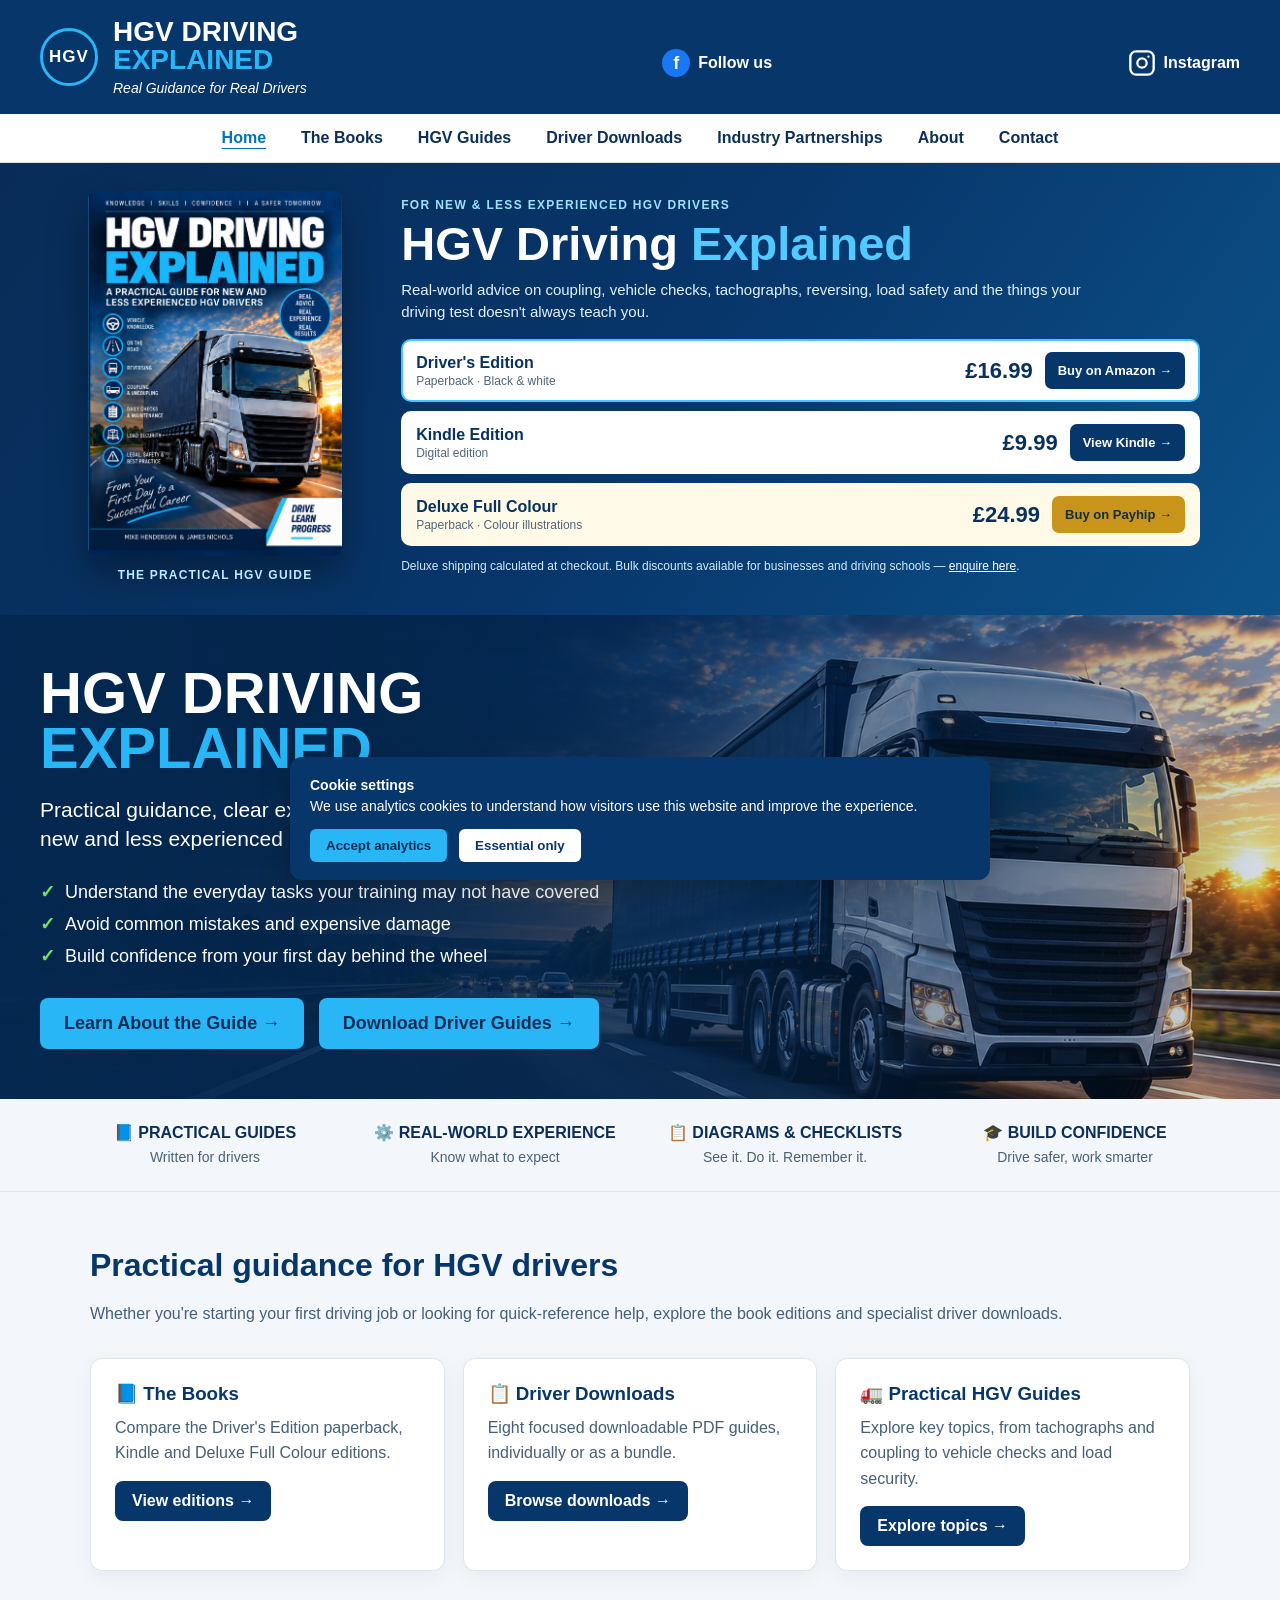
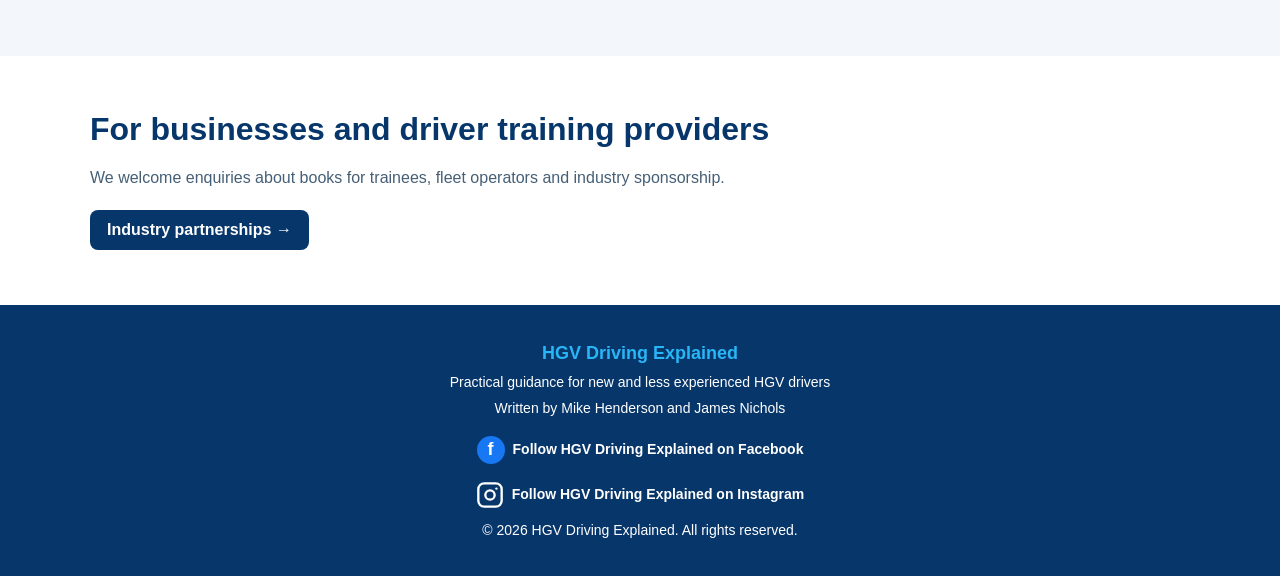
<file: index.html>
<!DOCTYPE html>

<html lang="en-GB"><head><meta charset="utf-8"/><meta content="width=device-width, initial-scale=1" name="viewport"/><meta content="index,follow,max-image-preview:large" name="robots"/><title>Practical Guide for New HGV Drivers | HGV Driving Explained</title><meta content="A practical illustrated guide for new and less experienced HGV drivers. Explore books, driver downloads and industry partnerships." name="description"/><link href="https://www.hgvdrivingexplained.co.uk/" rel="canonical"/><meta content="Practical Guide for New HGV Drivers" property="og:title"/><meta content="A practical illustrated guide for new and less experienced HGV drivers. Explore books, driver downloads and industry partnerships." property="og:description"/><meta content="website" property="og:type"/><meta content="https://www.hgvdrivingexplained.co.uk/" property="og:url"/><meta content="https://www.hgvdrivingexplained.co.uk/hero-truck.jpg" property="og:image"/><meta content="summary_large_image" name="twitter:card"/><style>
    * {
      box-sizing: border-box;
      margin: 0;
      padding: 0;
    }
html {
    scroll-behavior: smooth;
}
    body {
      font-family: Arial, Helvetica, sans-serif;
      background: #ffffff;
      color: #0d2f57;
    }

    header {
      background: #07366b;
      color: white;
      padding: 18px 30px;
    }

    .topbar {
      max-width: 1200px;
      margin: 0 auto;
      display: flex;
      justify-content: space-between;
      align-items: center;
      gap: 20px;
    }

    .brand {
      display: flex;
      align-items: center;
      gap: 15px;
    }

    .truck-logo {
    width: 58px;
    height: 58px;
    border: 3px solid #29b6f6;
    border-radius: 50%;
    display: flex;
    align-items: center;
    justify-content: center;
    color: white;
    font-size: 17px;
    font-weight: bold;
    letter-spacing: 1px;
}

    .brand-text h1 {
      font-size: 28px;
      line-height: 1;
      color: white;
    }

    .brand-text h1 span {
      display: block;
      color: #29b6f6;
    }

    .brand-text p {
      margin-top: 6px;
      font-style: italic;
      font-size: 14px;
    }

    nav {
      background: #ffffff;
      border-bottom: 1px solid #ddd;
    }

    nav ul {
      max-width: 1200px;
      margin: 0 auto;
      list-style: none;
      display: flex;
      justify-content: center;
      gap: 35px;
      padding: 15px 20px;
    }

    nav a {
      text-decoration: none;
      color: #0d2f57;
      font-weight: bold;
    }

    nav a:hover {
      color: #e0a900;
    }

    .hero {
      min-height: 460px;
      background:
        linear-gradient(
          90deg,
          rgba(4, 41, 82, 0.95) 0%,
          rgba(4, 41, 82, 0.75) 45%,
          rgba(4, 41, 82, 0.15) 100%
        ),
        url("hero-truck.jpg");

      background-size: cover;
      background-position: center;
      display: flex;
      align-items: center;
    }

    .hero-content {
      width: 1200px;
      max-width: calc(100% - 40px);
      margin: 0 auto;
      color: white;
      padding: 50px 0;
    }

    .hero h2 {
      font-size: 58px;
      line-height: 0.95;
      max-width: 650px;
      text-transform: uppercase;
    }

    .hero h2 span {
      color: #29b6f6;
    }

    .hero p {
      font-size: 21px;
      max-width: 600px;
      margin-top: 20px;
      line-height: 1.4;
    }

    .hero ul {
      margin-top: 22px;
      list-style: none;
      font-size: 18px;
      line-height: 1.8;
    }

    .hero li::before {
      content: "✓";
      display: inline-block;
      margin-right: 10px;
      color: #7cdf68;
      font-weight: bold;
    }

    .hero-button {
      display: inline-block;
      margin-top: 25px;
      background: #29b6f6;
      color: #0d2f57;
      padding: 15px 24px;
      text-decoration: none;
      font-weight: bold;
      border-radius: 8px;
      font-size: 18px;
    }

    .hero-button:hover {
      background: #159bd7;
    }

    .feature-strip {
      background: #f3f7fb;
      border-bottom: 1px solid #dce4ee;
    }

    .feature-inner {
      max-width: 1200px;
      margin: 0 auto;
      display: grid;
      grid-template-columns: repeat(4, 1fr);
      text-align: center;
      padding: 22px 20px;
      gap: 20px;
    }

    .feature h3 {
      font-size: 16px;
      margin-bottom: 5px;
    }

    .feature p {
      font-size: 14px;
      color: #4b6177;
    }

    @media (max-width: 800px) {
      .topbar {
        flex-direction: column;
        text-align: center;
      }

      nav ul {
        flex-wrap: wrap;
        gap: 15px;
      }

      .hero {
        min-height: 500px;
        background-position: 65% center;
      }

      .hero h2 {
        font-size: 40px;
      }

      .hero p {
        font-size: 18px;
      }

      .feature-inner {
        grid-template-columns: repeat(2, 1fr);
      }
    }

    @media (max-width: 500px) {
      .brand-text h1 {
        font-size: 22px;
      }

      .hero h2 {
        font-size: 34px;
      }

      .feature-inner {
        grid-template-columns: 1fr;
      }
    }
    .about-guide {
    max-width: 1100px;
    margin: 0 auto;
    padding: 60px 30px;
}

.about-guide h2 {
    font-size: 36px;
    margin-bottom: 20px;
    color: #07366b;
}

.about-guide h2 span {
    color: #29b6f6;
}

.about-guide p {
    max-width: 850px;
    font-size: 18px;
    line-height: 1.7;
    margin-bottom: 16px;
    color: #334e68;
}
    @media (max-width: 500px) {
    .about-guide {
        padding: 35px 22px;
    }

    .about-guide h2 {
        font-size: 28px;
        line-height: 1.15;
        margin-bottom: 18px;
    }

    .about-guide p {
        font-size: 16px;
        line-height: 1.55;
        margin-bottom: 16px;
    }
}

.book-section {
    background: #f3f7fb;
}

.book-inner {
    max-width: 1100px;
    margin: 0 auto;
    padding: 60px 30px;
}

.book-inner h2 {
    color: #07366b;
    font-size: 36px;
    margin-bottom: 18px;
}

.book-inner h2 span {
    color: #29b6f6;
}

.book-inner p {
    max-width: 800px;
    color: #334e68;
    font-size: 18px;
    line-height: 1.7;
    margin-bottom: 16px;
}

.book-status {
    display: inline-block;
    margin-top: 8px;
    padding: 10px 18px;
    border-radius: 6px;
    background: #07366b;
    color: white;
    font-weight: bold;
}

.book-buy-grid {
    display: grid;
    grid-template-columns: 280px 1fr;
    gap: 34px;
    align-items: start;
    margin-top: 30px;
}

.book-cover-wrap {
    position: relative;
    max-width: 280px;
    margin: 0 auto;
}

.book-cover-wrap img {
    width: 100%;
    display: block;
    border-radius: 8px;
    box-shadow: 0 16px 36px rgba(7,54,107,.22);
}


.book-options {
    display: grid;
    gap: 14px;
}

.book-option {
    background: #fff;
    border: 1px solid #d9e6f2;
    border-radius: 12px;
    padding: 18px 20px;
    box-shadow: 0 7px 18px rgba(7,54,107,.07);
}

.book-option h3 {
    color: #07366b;
    font-size: 21px;
    margin-bottom: 6px;
}

.book-option p {
    font-size: 15px;
    line-height: 1.5;
    margin-bottom: 12px;
}

.book-option .price {
    color: #07366b;
    font-size: 24px;
    font-weight: 900;
    margin-bottom: 12px;
}

.book-buy-button {
    display: inline-block;
    background: #07366b;
    color: #fff;
    text-decoration: none;
    font-weight: 800;
    padding: 11px 16px;
    border-radius: 7px;
}

.book-buy-button:hover {
    background: #0b4f91;
}

.book-buy-button.deluxe {
    background: #d8a827;
    color: #08284b;
}

.book-buy-button.deluxe:hover {
    background: #edc54d;
}

.fulfil-note {
    color: #5a7087;
    font-size: 13px !important;
    margin-top: 9px !important;
}

@media (max-width: 760px) {
    .book-buy-grid {
        grid-template-columns: 1fr;
    }
    .book-cover-wrap {
        max-width: 235px;
    }
}
    
    .site-footer {
    background: #07366b;
    color: white;
    text-align: center;
    padding: 30px 20px;
}

.site-footer p {
    margin: 5px 0;
    font-size: 14px;
    line-height: 1.5;
}

.site-footer .footer-title {
    color: #29b6f6;
    font-size: 18px;
    font-weight: bold;
}
      /* Desktop layout fixes */
@media (min-width: 501px) {
    .feature-inner {
        gap: 20px;
        padding: 24px 30px;
    }

    .feature h3 {
        font-size: 16px;
        line-height: 1.25;
    }

    .feature p {
        font-size: 14px;
        line-height: 1.4;
    }

    .book-section {
        background: #f3f7fb;
    }

    .book-inner {
        max-width: 1100px;
        margin: 0 auto;
        padding: 55px 30px;
    }

    .book-inner h2 {
        color: #07366b;
        font-size: 36px;
        margin-bottom: 18px;
    }

    .book-inner h2 span {
        color: #29b6f6;
    }

    .book-inner p {
        max-width: 800px;
        color: #334e68;
        font-size: 18px;
        line-height: 1.7;
        margin-bottom: 16px;
    }

    .book-status {
        display: inline-block;
        margin-top: 8px;
        padding: 10px 18px;
        border-radius: 6px;
        background: #07366b;
        color: white;
        font-weight: bold;
    }
}
      /* Portrait mobile layout fixes */
@media (max-width: 500px) {
    .feature-inner {
        grid-template-columns: 1fr 1fr;
        gap: 24px 12px;
        padding: 28px 18px;
    }

    .feature h3 {
        font-size: 14px;
        line-height: 1.25;
    }

    .feature p {
        font-size: 13px;
        line-height: 1.4;
    }

    .book-inner {
        padding: 35px 22px;
    }

    .book-inner h2 {
        font-size: 28px;
        line-height: 1.15;
        margin-bottom: 18px;
    }

    .book-inner p {
        font-size: 16px;
        line-height: 1.55;
        margin-bottom: 16px;
    }

    .book-status {
        font-size: 14px;
        line-height: 1.4;
    }
}
    .content-inner { width: min(1100px, calc(100% - 44px)); margin: 0 auto; }
    .inside-guide, .faq-section { padding: 65px 0; background: #ffffff; }
    .content-heading { max-width: 780px; margin: 0 auto 30px; text-align: center; }
    .content-heading span, .section-label { color: #197faf; font-size: 13px; font-weight: bold; letter-spacing: 1.4px; }
    .content-heading h2, .resource-section h2 { color: #07366b; font-size: 36px; margin: 8px 0 12px; }
    .content-heading p, .resource-section p { color: #334e68; font-size: 17px; line-height: 1.65; }
    .topic-grid { display: grid; grid-template-columns: repeat(3, minmax(0, 1fr)); gap: 18px; }
    .topic-card { background: #f3f7fb; border: 1px solid #dce4ee; border-radius: 12px; padding: 22px; }
    .topic-icon { font-size: 29px; margin-bottom: 10px; }
    .topic-card h3 { color: #07366b; font-size: 18px; margin-bottom: 8px; }
    .topic-card p { color: #4b6177; font-size: 15px; line-height: 1.55; }
    .resource-section { padding: 65px 0; background: #07366b; color: #ffffff; }
    .resource-inner { display: grid; grid-template-columns: 1fr 1fr; gap: 42px; align-items: center; }
    .resource-section h2, .resource-section p { color: #ffffff; }
    .resource-section p + p { margin-top: 14px; }
    .resource-list { display: grid; gap: 12px; }
    .resource-list div { background: rgba(255,255,255,.1); border-left: 4px solid #29b6f6; padding: 16px 18px; }
    .resource-list strong, .resource-list span { display: block; }
    .resource-list span { margin-top: 4px; color: #dceafa; font-size: 14px; line-height: 1.5; }
    .faq-section { background: #f3f7fb; }
    .faq-list { max-width: 900px; margin: 0 auto; display: grid; gap: 12px; }
    .faq-list details { background: #ffffff; border: 1px solid #d5e0eb; border-radius: 10px; padding: 0 20px; }
    .faq-list summary { cursor: pointer; color: #07366b; font-size: 17px; font-weight: bold; padding: 18px 32px 18px 0; }
    .faq-list details p { color: #334e68; font-size: 15px; line-height: 1.6; padding: 0 0 18px; }
    @media (max-width: 800px) {
      .topic-grid { grid-template-columns: repeat(2, minmax(0, 1fr)); }
      .resource-inner { grid-template-columns: 1fr; }
    }
    @media (max-width: 500px) {
      .inside-guide, .resource-section, .faq-section { padding: 45px 0; }
      .content-inner { width: calc(100% - 36px); }
      .content-heading h2, .resource-section h2 { font-size: 28px; }
      .topic-grid { grid-template-columns: 1fr; }
      .topic-card { padding: 18px; }
    }

    /* Paid driver downloads */
    .download-section {
      position: relative;
      overflow: hidden;
      padding: 76px 0;
      background:
        radial-gradient(circle at 12% 10%, rgba(41,182,246,.12), transparent 34%),
        linear-gradient(180deg, #f8fbfe 0%, #eef5fb 100%);
      border-top: 1px solid #dce4ee;
      border-bottom: 1px solid #dce4ee;
    }

    .download-intro {
      max-width: 820px;
      margin: 0 auto 34px;
      text-align: center;
    }

    .download-intro .section-label {
      display: inline-block;
      padding: 7px 12px;
      border-radius: 999px;
      background: #e5f6ff;
      color: #0d6f9f;
      font-size: 12px;
      letter-spacing: 1.5px;
      font-weight: 800;
    }

    .download-intro h2 {
      color: #07366b;
      font-size: 40px;
      margin: 12px 0 12px;
      line-height: 1.05;
    }

    .download-intro p {
      color: #334e68;
      font-size: 17px;
      line-height: 1.7;
    }

    .bundle-offer {
      position: relative;
      max-width: 980px;
      margin: 0 auto 22px;
      padding: 34px;
      background: linear-gradient(135deg, #052c58 0%, #07366b 55%, #0b4b86 100%);
      color: #ffffff;
      border-radius: 18px;
      box-shadow: 0 18px 45px rgba(7,54,107,.18);
      border: 1px solid rgba(255,255,255,.12);
    }

    .bundle-badge {
      display: inline-block;
      padding: 7px 12px;
      border-radius: 999px;
      background: #ffd400;
      color: #0d2f57;
      font-size: 12px;
      font-weight: 900;
      letter-spacing: 1px;
      margin-bottom: 12px;
    }

    .bundle-layout {
      display: grid;
      grid-template-columns: 1.25fr .75fr;
      gap: 34px;
      align-items: center;
    }

    .bundle-offer h3 {
      font-size: 30px;
      line-height: 1.1;
      margin-bottom: 10px;
    }

    .bundle-offer p {
      color: #e9f4ff;
      line-height: 1.65;
      margin: 0;
    }

    .bundle-highlights {
      display: flex;
      flex-wrap: wrap;
      gap: 8px;
      margin-top: 18px;
    }

    .bundle-highlights span {
      display: inline-block;
      padding: 8px 11px;
      border-radius: 8px;
      background: rgba(255,255,255,.10);
      border: 1px solid rgba(255,255,255,.12);
      font-size: 13px;
      font-weight: 700;
      color: #ffffff;
    }

    .bundle-buybox {
      text-align: center;
      padding: 22px;
      border-radius: 14px;
      background: rgba(255,255,255,.08);
      border: 1px solid rgba(255,255,255,.15);
    }

    .bundle-buybox .small-label {
      display: block;
      font-size: 12px;
      text-transform: uppercase;
      letter-spacing: 1.2px;
      color: #c9e6f8;
      font-weight: 800;
    }

    .bundle-price {
      font-size: 44px;
      font-weight: 900;
      color: #ffffff;
      margin: 5px 0 2px;
      line-height: 1;
    }

    .bundle-saving {
      display: inline-block;
      margin: 8px 0 14px;
      padding: 6px 10px;
      border-radius: 999px;
      background: #ffd400;
      color: #0d2f57;
      font-size: 13px;
      font-weight: 900;
    }

    .shop-button {
      display: inline-block;
      background: #29b6f6;
      color: #062d58;
      padding: 14px 20px;
      border-radius: 9px;
      text-decoration: none;
      font-weight: 900;
      margin: 5px;
      box-shadow: 0 6px 16px rgba(0,0,0,.12);
    }

    .shop-button:hover {
      background: #53c8fb;
      transform: translateY(-1px);
    }

    .download-benefits {
      max-width: 980px;
      margin: 0 auto 24px;
      display: grid;
      grid-template-columns: repeat(3, 1fr);
      gap: 10px;
    }

    .download-benefits div {
      background: #ffffff;
      border: 1px solid #dce4ee;
      border-radius: 10px;
      padding: 13px 12px;
      text-align: center;
      color: #334e68;
      font-size: 13px;
      font-weight: 700;
      box-shadow: 0 4px 14px rgba(7,54,107,.05);
    }

    .guide-download-grid {
      max-width: 980px;
      margin: 0 auto;
      display: grid;
      grid-template-columns: repeat(2, minmax(0, 1fr));
      gap: 14px;
    }

    .guide-download-card {
      background: #ffffff;
      border: 1px solid #d8e3ed;
      border-radius: 12px;
      padding: 16px 18px;
      display: grid;
      grid-template-columns: 64px minmax(0, 1fr) auto;
      align-items: center;
      gap: 16px;
      box-shadow: 0 6px 18px rgba(7,54,107,.06);
      transition: transform .15s ease, box-shadow .15s ease;
    }

    .guide-download-card:hover {
      transform: translateY(-2px);
      box-shadow: 0 10px 24px rgba(7,54,107,.10);
    }

    .guide-thumb {
      width: 64px;
      height: 64px;
      object-fit: cover;
      display: block;
      border-radius: 10px;
      border: 1px solid #d8e3ed;
      box-shadow: 0 4px 12px rgba(7,54,107,.08);
      background: #f7fbff;
    }

    .guide-meta {
      min-width: 0;
    }

    .guide-download-card strong {
      display: block;
      color: #07366b;
      font-size: 15px;
      line-height: 1.35;
    }

    .guide-download-card span {
      display: block;
      margin-top: 6px;
      color: #587089;
      font-size: 13px;
      font-weight: 700;
    }

    .guide-download-card a {
      flex: 0 0 auto;
      text-decoration: none;
      background: #ffd400;
      color: #0d2f57;
      padding: 10px 13px;
      border-radius: 8px;
      font-size: 13px;
      font-weight: 900;
      white-space: nowrap;
    }

    .guide-download-card a:hover {
      background: #e8be00;
    }

    .safety-note {
      max-width: 980px;
      margin: 24px auto 0;
      padding: 15px 18px;
      border-radius: 10px;
      background: #fffdf2;
      border: 1px solid #eadb9b;
      color: #5b532e;
      font-size: 13px;
      line-height: 1.55;
    }

    @media (max-width: 800px) {
      .bundle-layout { grid-template-columns: 1fr; }
      .bundle-buybox { text-align: left; }
      .download-benefits { grid-template-columns: 1fr; }
    }

    @media (max-width: 700px) {
      .download-section { padding: 50px 0; }
      .download-intro h2 { font-size: 31px; }
      .bundle-offer { padding: 24px 20px; }
      .bundle-offer h3 { font-size: 25px; }
      .bundle-price { font-size: 38px; }
      .guide-download-grid { grid-template-columns: 1fr; }
    }

    @media (max-width: 430px) {
      .guide-download-card {
        grid-template-columns: 56px minmax(0, 1fr);
        gap: 14px;
      }
      .guide-thumb {
        width: 56px;
        height: 56px;
      }
      .guide-download-card a {
        grid-column: 1 / -1;
        width: 100%;
        text-align: center;
      }
      .bundle-buybox { padding: 18px; }
    }
  
/* Cookie consent */
.cookie-banner {
  position: fixed;
  left: 20px;
  right: 20px;
  bottom: 20px;
  max-width: 700px;
  margin: auto;
  background: #07366b;
  color: white;
  padding: 18px 20px;
  border-radius: 12px;
  box-shadow: 0 10px 30px rgba(0,0,0,.25);
  z-index: 9999;
  font-size: 14px;
  line-height: 1.5;
}
.cookie-banner button {
  margin: 12px 8px 0 0;
  padding: 9px 16px;
  border: 0;
  border-radius: 6px;
  cursor: pointer;
  font-weight: bold;
}
.cookie-accept { background:#29b6f6; color:#062d58; }
.cookie-reject { background:#ffffff; color:#07366b; }


.social-link {
  display: inline-flex;
  align-items: center;
  gap: 8px;
  color: white;
  text-decoration: none;
  font-weight: bold;
  margin-top: 12px;
}

.social-link:hover {
  color: #29b6f6;
}

.facebook-icon {
  display: inline-flex;
  width: 28px;
  height: 28px;
  border-radius: 50%;
  align-items: center;
  justify-content: center;
  background: #1877f2;
  color: white;
  font-weight: 900;
  font-size: 18px;
}


/* Conversion-focused mobile layout: desktop and all original sections preserved */
.mobile-buy-panel { display:none; }
@media (max-width: 760px) {
  header { padding: 10px 15px; }
  .topbar { flex-direction: row; justify-content: center; gap: 0; }
  .brand { gap: 10px; }
  .truck-logo { width: 42px; height: 42px; border-width: 2px; font-size: 13px; flex-shrink: 0; }
  .brand-text h1 { font-size: 19px; line-height: 1.05; text-align: left; }
  .brand-text p { font-size: 11px; margin-top: 3px; text-align: left; }
  .topbar > .social-link { display: none; }
  nav ul { flex-wrap: nowrap; justify-content: flex-start; overflow-x: auto; gap: 18px; padding: 11px 14px; scrollbar-width: thin; -webkit-overflow-scrolling: touch; }
  nav li { flex: 0 0 auto; }
  nav a { font-size: 13px; white-space: nowrap; }
  .mobile-buy-panel { display: block; padding: 18px 17px 20px; background: #f3f7fb; border-bottom: 1px solid #dce4ee; }
  .mobile-buy-head { display: grid; grid-template-columns: 116px minmax(0,1fr); align-items: center; gap: 15px; max-width: 480px; margin: 0 auto 14px; }
  .mobile-buy-head img { width: 116px; height: auto; border-radius: 5px; box-shadow: 0 8px 20px rgba(7,54,107,.18); }
  .mobile-buy-kicker { color: #147eaf; font-size: 10px; font-weight: 800; letter-spacing: .8px; margin-bottom: 5px; }
  .mobile-buy-head h2 { color: #07366b; font-size: clamp(19px, 5vw, 25px); line-height: 1.08; margin-bottom: 7px; }
  .mobile-buy-head p:not(.mobile-buy-kicker) { color: #405c75; font-size: 12px; line-height: 1.4; margin-bottom: 9px; }
  .mobile-main-price { color: #07366b; font-size: 18px; }
  .mobile-main-button { display: block; max-width: 480px; margin: 0 auto; padding: 14px 12px; background: #07366b; color: white; text-align: center; border-radius: 8px; text-decoration: none; font-size: 16px; font-weight: 800; }
  .mobile-alternatives { display: grid; grid-template-columns: 1fr 1fr; max-width: 480px; margin: 9px auto 0; gap: 9px; }
  .mobile-alternatives a { padding: 11px 7px; border: 1px solid #c7d9e8; border-radius: 7px; background: white; color: #07366b; text-decoration: none; font-size: 12px; text-align: center; }
  .mobile-alternatives strong { white-space: nowrap; }
  .mobile-details-link { display: block; margin: 13px auto 0; color: #075d8d; text-align: center; font-size: 12px; font-weight: bold; }
  .hero { min-height: 0; background-position: center; }
  .hero-content { padding: 30px 0; }
  .hero h2 { font-size: 30px; }
  .hero p { font-size: 16px; margin-top: 12px; }
  .hero ul { font-size: 14px; line-height: 1.5; margin-top: 14px; }
  .hero li { margin-bottom: 7px; }
  .hero-button { font-size: 13px; padding: 11px 13px; margin-top: 14px; }
  .feature-inner { padding-top: 18px; padding-bottom: 18px; }
}
@media (max-width: 360px) {
  .mobile-buy-head { grid-template-columns: 94px minmax(0,1fr); gap: 12px; }
  .mobile-buy-head img { width: 94px; }
  .mobile-alternatives a { font-size: 11px; }
}


/* Multi-page additions */
.page-intro{background:linear-gradient(115deg,#07366b,#0c5590);color:#fff;padding:65px 22px;text-align:center}
.page-intro h1{font-size:clamp(30px,5vw,48px);margin:0 auto 14px;max-width:900px}
.page-intro p{max-width:800px;margin:auto;color:#eaf5ff;font-size:18px;line-height:1.6}
.quick-grid{display:grid;grid-template-columns:repeat(3,minmax(0,1fr));gap:18px;max-width:1100px;margin:30px auto}
.quick-card{background:#fff;border:1px solid #dce4ee;border-radius:12px;padding:24px;box-shadow:0 6px 20px rgba(0,0,0,.05)}
.quick-card h3{margin-bottom:10px;color:#07366b}.quick-card p{color:#455f76;line-height:1.6;margin-bottom:15px}
.quick-card a,.simple-cta{display:inline-block;background:#07366b;color:#fff;text-decoration:none;font-weight:bold;padding:11px 17px;border-radius:8px}
.simple-section{padding:55px 22px}.simple-section.alt{background:#f3f7fb}
.simple-content{max-width:1100px;margin:auto}.simple-content h2{font-size:32px;margin-bottom:16px;color:#07366b}.simple-content>p{color:#455f76;line-height:1.7;margin-bottom:18px}
.site-nav a[aria-current=page]{color:#0077b6;text-decoration:underline;text-underline-offset:5px}
.small-note{font-size:14px;color:#55718b;line-height:1.55}
@media(max-width:800px){.quick-grid{grid-template-columns:1fr}.page-intro{padding:45px 20px}.simple-section{padding:40px 18px}}

/* Bulk order enquiry sections */
.bulk-order-block {background:#eaf3fb;padding:48px 20px;border-top:1px solid #dce4ee;}
.bulk-order-block .content-inner {max-width:1050px;margin:auto;}
.bulk-order-block h2 {font-size:clamp(25px,3vw,34px);color:#07366b;margin-bottom:12px;}
.bulk-order-block p {font-size:17px;line-height:1.65;color:#334e68;margin-bottom:20px;max-width:780px;}

/* Homepage: product and all prices above the fold on desktop and mobile */
.book-first{background:linear-gradient(125deg,#082c57 0%,#07366b 52%,#0c538a 100%);color:white;padding:28px 20px 32px}
.book-first-inner{max-width:1120px;margin:auto;display:grid;grid-template-columns:minmax(190px,270px) minmax(0,1fr);align-items:center;gap:clamp(22px,4vw,58px)}
.book-first-cover{text-align:center}.book-first-cover img{display:block;width:100%;max-width:254px;margin:auto;border-radius:8px;box-shadow:0 18px 38px rgba(0,0,0,.35)}
.book-first-tag{display:inline-block;margin-top:12px;font-size:12px;font-weight:800;letter-spacing:.1em;color:#bdeaff}
.book-first-eyebrow{font-size:12px;letter-spacing:.11em;color:#9ee1ff;font-weight:800;margin-bottom:7px}
.book-first h1{font-size:clamp(30px,4vw,47px);line-height:1.06;margin:0 0 10px;color:#fff}.book-first h1 span{color:#52c9ff}
.book-first-intro{font-size:15px;line-height:1.45;color:#e1f2ff;margin:0 0 17px;max-width:710px}
.book-first-prices{display:grid;gap:9px}.price-option{display:flex;justify-content:space-between;align-items:center;gap:12px;background:#fff;color:#08325d;padding:11px 13px;border-radius:10px;border:2px solid transparent}
.price-option.primary{border-color:#48c5ff}.price-option.deluxe{background:#fff9e7}
.price-option strong,.price-option small{display:block}.price-option strong{font-size:16px}.price-option small{font-size:12px;color:#50667b;margin-top:2px}
.price-action{display:flex;align-items:center;gap:12px;flex-shrink:0}.price-action b{font-size:22px;white-space:nowrap}
.price-action a{display:inline-block;background:#07366b;color:#fff;text-align:center;text-decoration:none;border-radius:7px;font-weight:800;font-size:13px;padding:11px 13px;white-space:nowrap}
.price-option.deluxe .price-action a{background:#c89419;color:#112e46}.price-action a:hover{filter:brightness(1.15)}
.book-first-shipping{font-size:12px;color:#d1e9fa;margin-top:11px;line-height:1.5}.book-first-shipping a{color:#fff;text-decoration:underline}
@media(max-width:760px){.book-first{padding:15px 12px 19px}.book-first-inner{display:block}.book-first-cover{display:flex;align-items:center;gap:12px;text-align:left;margin-bottom:13px}.book-first-cover img{width:88px;margin:0;box-shadow:0 6px 16px rgba(0,0,0,.3)}.book-first-tag{font-size:12px;margin:0}.book-first h1{font-size:28px;margin-bottom:7px}.book-first-eyebrow{font-size:10px}.book-first-intro{font-size:13px;line-height:1.35;margin-bottom:12px}.price-option{padding:9px 10px;gap:5px}.price-option strong{font-size:13px}.price-option small{font-size:11px}.price-action{gap:7px}.price-action b{font-size:17px}.price-action a{font-size:11px;padding:10px 9px}.book-first-shipping{font-size:11px}}
@media(max-width:380px){.price-option{flex-wrap:wrap}.price-action{width:100%;justify-content:space-between}.price-action a{min-width:135px}.book-first h1{font-size:25px}}
</style><script>window.dataLayer=window.dataLayer||[];function gtag(){dataLayer.push(arguments)};gtag('consent','default',{'analytics_storage':'denied'});gtag('js',new Date());gtag('config','G-V51933GV2G');</script><script async="" src="https://www.googletagmanager.com/gtag/js?id=G-V51933GV2G"></script><style id="native-mobile-nav-css">
/* Native HTML disclosure: works without JavaScript, including local previews. */
.site-nav .mobile-nav-details{display:contents}
.site-nav .mobile-nav-details>summary{display:none}
@media(max-width:760px){
 .site-nav .mobile-nav-details{display:block;width:100%}
 .site-nav .mobile-nav-details>summary{display:flex;align-items:center;justify-content:space-between;list-style:none;padding:14px 20px;background:#fff;color:#07366b;border-bottom:1px solid #dce4ee;font-size:16px;font-weight:800;cursor:pointer;user-select:none}
 .site-nav .mobile-nav-details>summary::-webkit-details-marker{display:none}
 .site-nav .mobile-nav-details>summary::after{content:'☰';font-size:22px;line-height:1}
 .site-nav .mobile-nav-details[open]>summary::after{content:'×'}
 .site-nav .mobile-nav-details>ul{display:none!important;overflow:visible!important;flex-direction:column!important;flex-wrap:nowrap!important;gap:0!important;padding:0!important;margin:0!important;max-width:none!important}
 .site-nav .mobile-nav-details[open]>ul{display:flex!important}
 .site-nav .mobile-nav-details li{width:100%;flex:none!important;border-bottom:1px solid #e6eef4}
 .site-nav .mobile-nav-details li a{display:block;padding:13px 20px;font-size:15px;white-space:normal!important}
 .site-nav .mobile-nav-details a[aria-current="page"]{background:#edf6fc}
}

/* Desktop navigation remains visible; compact disclosure is mobile-only. */
.site-nav .desktop-nav-links{display:flex!important;}
.site-nav .mobile-nav-details{display:none!important;}
@media(max-width:760px){
 .site-nav .desktop-nav-links{display:none!important;}
 .site-nav .mobile-nav-details{display:block!important;}
}
</style></head><body id="home"><header>
<div class="topbar">
<div class="brand">
<div class="truck-logo">HGV</div>
<div class="brand-text">
<h1>
    HGV DRIVING
    <span>EXPLAINED</span>
</h1>
<p>Real Guidance for Real Drivers</p>
</div>
</div>
<a class="social-link" href="https://www.facebook.com/share/1F2YcsDCcH/" onclick="trackClick('hgv_facebook_click')" rel="noopener" target="_blank">
<span class="facebook-icon">f</span>
        Follow us
      </a>
<a class="social-link" href="https://www.instagram.com/hgvdriving/" onclick="trackClick('hgv_instagram_click')" rel="noopener" target="_blank">
<svg aria-hidden="true" class="instagram-icon" fill="none" height="28" stroke="currentColor" stroke-linecap="round" stroke-linejoin="round" stroke-width="2" viewbox="0 0 24 24" width="28"><rect height="20" rx="5" width="20" x="2" y="2"></rect><circle cx="12" cy="12" r="4"></circle><circle cx="17.5" cy="6.5" fill="currentColor" r="1" stroke="none"></circle></svg>
        Instagram
      </a>
</div>
</header><nav aria-label="Main navigation" class="site-nav" id="main-navigation"><ul class="desktop-nav-links"><li><a aria-current="page" href="index.html">Home</a></li><li><a href="books.html">The Books</a></li><li><a href="guides.html">HGV Guides</a></li><li><a href="downloads.html">Driver Downloads</a></li><li><a href="industry-partnerships.html">Industry Partnerships</a></li><li><a href="about.html">About</a></li><li><a href="contact.html">Contact</a></li></ul><details class="mobile-nav-details"><summary>Menu</summary><ul id="mobile-nav-links"><li><a aria-current="page" href="index.html">Home</a></li><li><a href="books.html">The Books</a></li><li><a href="guides.html">HGV Guides</a></li><li><a href="downloads.html">Driver Downloads</a></li><li><a href="industry-partnerships.html">Industry Partnerships</a></li><li><a href="about.html">About</a></li><li><a href="contact.html">Contact</a></li></ul></details></nav><main><section aria-label="Buy HGV Driving Explained" class="book-first"><div class="book-first-inner"><div class="book-first-cover"><img alt="HGV Driving Explained Driver's Edition paperback cover" src="hgv-book-cover.jpg"/><span class="book-first-tag">THE PRACTICAL HGV GUIDE</span></div><div class="book-first-info"><p class="book-first-eyebrow">FOR NEW &amp; LESS EXPERIENCED HGV DRIVERS</p><h1>HGV Driving <span>Explained</span></h1><p class="book-first-intro">Real-world advice on coupling, vehicle checks, tachographs, reversing, load safety and the things your driving test doesn't always teach you.</p><div class="book-first-prices"><div class="price-option primary"><div><strong>Driver's Edition</strong><small>Paperback · Black &amp; white</small></div><div class="price-action"><b>£16.99</b><a href="https://amzn.eu/d/064tafjh" onclick="trackClick('amazon_book_click')" rel="noopener" target="_blank">Buy on Amazon →</a></div></div><div class="price-option"><div><strong>Kindle Edition</strong><small>Digital edition</small></div><div class="price-action"><b>£9.99</b><a href="https://amzn.eu/d/064tafjh" onclick="trackClick('amazon_book_click')" rel="noopener" target="_blank">View Kindle →</a></div></div><div class="price-option deluxe"><div><strong>Deluxe Full Colour</strong><small>Paperback · Colour illustrations</small></div><div class="price-action"><b>£24.99</b><a href="https://payhip.com/b/83H4Q" onclick="trackClick('payhip_deluxe_click')" rel="noopener" target="_blank">Buy on Payhip →</a></div></div></div><p class="book-first-shipping">Deluxe shipping calculated at checkout. Bulk discounts available for businesses and driving schools — <a href="industry-partnerships.html">enquire here</a>.</p></div></div></section><section class="hero">
<div class="hero-content">
<h2>
    HGV Driving
    <span>Explained</span>
</h2>
<p>
    Practical guidance, clear explanations and real-world advice for new and less experienced HGV drivers.
</p>
<ul>
<li>Understand the everyday tasks your training may not have covered</li>
<li>Avoid common mistakes and expensive damage</li>
<li>Build confidence from your first day behind the wheel</li>
</ul>
<a class="hero-button" href="about.html">
    Learn About the Guide →
</a>
<a class="hero-button" href="downloads.html" style="margin-left:10px;">
    Download Driver Guides →
</a>
</div>
</section><section class="feature-strip">
<div class="feature-inner">
<div class="feature">
<h3>📘 PRACTICAL GUIDES</h3>
<p>Written for drivers</p>
</div>
<div class="feature">
<h3>⚙️ REAL-WORLD EXPERIENCE</h3>
<p>Know what to expect</p>
</div>
<div class="feature">
<h3>📋 DIAGRAMS &amp; CHECKLISTS</h3>
<p>See it. Do it. Remember it.</p>
</div>
<div class="feature">
<h3>🎓 BUILD CONFIDENCE</h3>
<p>Drive safer, work smarter</p>
</div>
</div>
</section><section class="simple-section alt"><div class="simple-content"><h2>Practical guidance for HGV drivers</h2><p>Whether you're starting your first driving job or looking for quick-reference help, explore the book editions and specialist driver downloads.</p><div class="quick-grid"><article class="quick-card"><h3>📘 The Books</h3><p>Compare the Driver's Edition paperback, Kindle and Deluxe Full Colour editions.</p><a href="books.html">View editions →</a></article><article class="quick-card"><h3>📋 Driver Downloads</h3><p>Eight focused downloadable PDF guides, individually or as a bundle.</p><a href="downloads.html">Browse downloads →</a></article><article class="quick-card"><h3>🚛 Practical HGV Guides</h3><p>Explore key topics, from tachographs and coupling to vehicle checks and load security.</p><a href="guides.html">Explore topics →</a></article></div></div></section><section class="simple-section"><div class="simple-content"><h2>For businesses and driver training providers</h2><p>We welcome enquiries about books for trainees, fleet operators and industry sponsorship.</p><a class="simple-cta" href="industry-partnerships.html">Industry partnerships →</a></div></section></main><footer class="site-footer">
<p class="footer-title">HGV Driving Explained</p>
<p>Practical guidance for new and less experienced HGV drivers</p>
<p>Written by Mike Henderson and James Nichols</p>
<p>
<a class="social-link" href="https://www.facebook.com/share/1F2YcsDCcH/" onclick="trackClick('hgv_facebook_click')" rel="noopener" target="_blank">
<span class="facebook-icon">f</span>
        Follow HGV Driving Explained on Facebook
      </a>
</p>
<p>
<a class="social-link" href="https://www.instagram.com/hgvdriving/" onclick="trackClick('hgv_instagram_click')" rel="noopener" target="_blank">
<svg aria-hidden="true" class="instagram-icon" fill="none" height="28" stroke="currentColor" stroke-linecap="round" stroke-linejoin="round" stroke-width="2" viewbox="0 0 24 24" width="28"><rect height="20" rx="5" width="20" x="2" y="2"></rect><circle cx="12" cy="12" r="4"></circle><circle cx="17.5" cy="6.5" fill="currentColor" r="1" stroke="none"></circle></svg>
        Follow HGV Driving Explained on Instagram
      </a>
</p>
<p>© 2026 HGV Driving Explained. All rights reserved.</p>
</footer><div class="cookie-banner" id="cookie-banner" style="display:none;">
<div><strong>Cookie settings</strong></div>
<div>We use analytics cookies to understand how visitors use this website and improve the experience.</div>
<button class="cookie-accept" onclick="acceptCookies()">Accept analytics</button>
<button class="cookie-reject" onclick="rejectCookies()">Essential only</button>
</div><script>
function acceptCookies(){
  localStorage.setItem('hgv_cookie_consent','accepted');
  if (typeof gtag === 'function') gtag('consent','update',{'analytics_storage':'granted'});
  document.getElementById('cookie-banner').style.display='none';
  if (typeof gtag === 'function') {
    gtag('event','cookie_consent_accepted');
  }
}
function rejectCookies(){
  localStorage.setItem('hgv_cookie_consent','rejected');
  if (typeof gtag === 'function') gtag('consent','update',{'analytics_storage':'denied'});
  document.getElementById('cookie-banner').style.display='none';
}
if(!localStorage.getItem('hgv_cookie_consent')){
  document.getElementById('cookie-banner').style.display='block';
}
function trackClick(name){
  if(typeof gtag === 'function'){
    gtag('event', name);
  }
}

if(localStorage.getItem('hgv_cookie_consent')==='accepted' && typeof gtag==='function'){gtag('consent','update',{'analytics_storage':'granted'});}
</script></body></html>
</file>
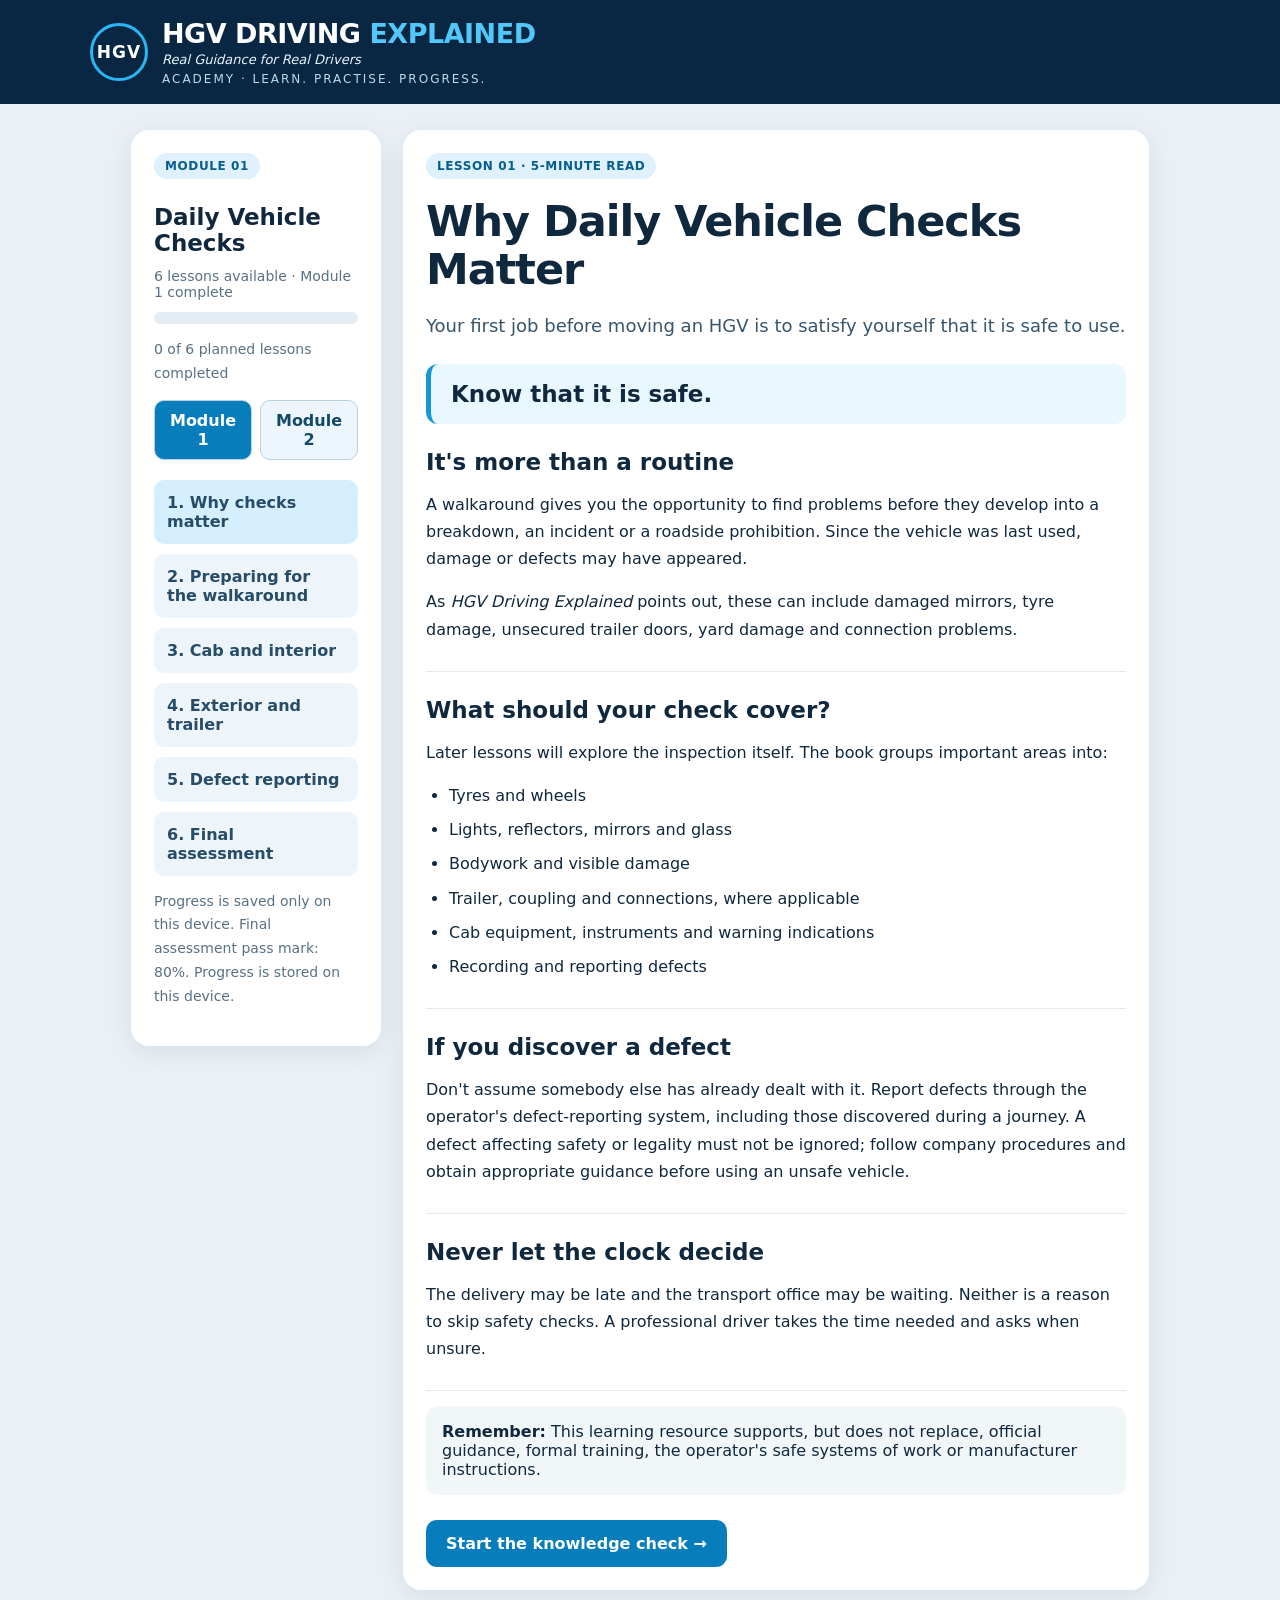
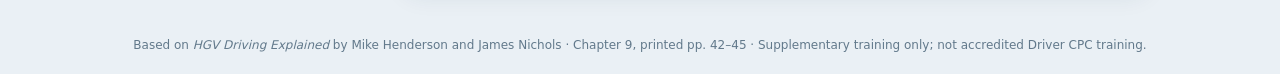
<file: academy/index.html>
<!doctype html><html lang="en"><head><meta charset="utf-8"><meta name="viewport" content="width=device-width,initial-scale=1"><meta name="theme-color" content="#092742"><title>HGV Driving Explained Academy — Lessons 1–6</title><style>
:root{font-family:system-ui,-apple-system,Segoe UI,Arial,sans-serif;color:#10283e;background:#eaf0f5}*{box-sizing:border-box}body{margin:0}.top{background:#092742;color:white;padding:18px max(18px,calc((100vw - 1100px)/2));display:flex;align-items:center;gap:16px;justify-content:space-between}.brand{font-weight:900;font-size:clamp(18px,3vw,27px);letter-spacing:-.5px}.brand span{color:#51c7fa}.sub{font-size:12px;letter-spacing:2px;color:#bfd7e8;text-transform:uppercase}.wrap{max-width:1050px;margin:26px auto;padding:0 16px;display:grid;grid-template-columns:250px 1fr;gap:22px}.panel{background:white;border-radius:18px;padding:23px;box-shadow:0 6px 24px #0b345317}.side{align-self:start}.muted{color:#587184;font-size:14px}.steps{display:grid;gap:10px;margin-top:20px}.step{padding:12px;border-radius:10px;background:#eef5fa;color:#264c67;font-weight:600;font-size:14px}.step.active{background:#d6efff;border-left:4px solid #1594d2}.pill{display:inline-block;background:#def1fc;border-radius:100px;color:#075e8c;padding:6px 11px;font-size:12px;font-weight:800;text-transform:uppercase;letter-spacing:.6px}h1{font-size:clamp(28px,5vw,43px);line-height:1.12;margin:18px 0 8px;letter-spacing:-1px}h2{font-size:23px;margin:25px 0 12px}p,li{font-size:16px;line-height:1.7}.lead{font-size:18px;color:#37556c}.quote{background:#e9f7ff;border-left:5px solid #1697d3;border-radius:12px;padding:17px 20px;font-size:23px;font-weight:800;margin:22px 0}.lesson-block{border-bottom:1px solid #e4ebf0;padding-bottom:12px}.progress{height:12px;background:#e4edf3;border-radius:40px;overflow:hidden;margin-top:12px}.progress div{height:100%;background:#1499d7;transition:width .2s}.checklist{padding-left:23px}.checklist li{margin-bottom:7px}button{font:inherit;cursor:pointer}.btn{background:#087dbb;color:white;border:0;border-radius:11px;padding:14px 20px;font-weight:800}.btn:disabled{opacity:.4;cursor:not-allowed}.btn.ghost{background:#e7f0f6;color:#0c4b70}.actions{display:flex;gap:10px;flex-wrap:wrap;margin-top:25px}.choices{display:grid;gap:11px}.choice{display:flex;gap:12px;align-items:flex-start;border:2px solid #dae7f0;padding:15px;border-radius:12px;text-align:left;background:white;font-weight:600}.choice:hover{border-color:#85c9ef}.choice.selected{border-color:#158bd0;background:#ecf8ff}.feedback{padding:16px;border-radius:12px;background:#f1f7f9;margin:15px 0}.feedback.good{background:#e7f8ec}.feedback.bad{background:#fff0ec}footer{text-align:center;font-size:12px;color:#62798b;padding:22px}.hidden{display:none}.score{font-size:45px;font-weight:900;color:#067cbb;margin:8px 0}@media(max-width:720px){.wrap{grid-template-columns:1fr;margin:13px auto}.panel{padding:20px}.side{order:2}.main{order:1}.top{padding:16px}.sub{font-size:10px}.quote{font-size:21px}}
.academy-identity{display:flex;align-items:center;gap:14px}
.official-mark{width:58px;height:58px;min-width:58px;border:3px solid #29b6f6;border-radius:50%;display:flex;align-items:center;justify-content:center;color:white;font-size:17px;font-weight:bold;letter-spacing:1px}
.brand-tagline{font-style:italic;font-size:13px;color:#e7f5ff;margin-top:3px;margin-bottom:5px}
@media(max-width:450px){.official-mark{width:46px;height:46px;min-width:46px;font-size:14px;border-width:2px}.academy-identity{gap:10px}.brand-tagline{font-size:11px}.brand{font-size:19px}}

.course-picker{display:flex;gap:8px;flex-wrap:wrap;margin:12px 0}
.course-picker button{border:1px solid #b5d6e9;background:#eaf5fd;border-radius:10px;padding:10px 12px;font-weight:700;color:#0a547e}
.course-picker button.active{background:#087dbb;color:#fff}
.step.clickable{cursor:pointer;border:1px solid transparent;text-align:left;font:inherit;font-weight:650;width:100%}
.step.clickable:focus{outline:3px solid #67c8ff}
.step.locked{opacity:.58}
 .module-switch{display:flex;gap:8px;margin:14px 0}.module-switch button{border:1px solid #b4d2e2;background:#edf6fc;color:#124968;border-radius:10px;padding:10px;font-weight:700}.module-switch button.active{background:#087dbb;color:white}</style></head><body><header class="top">
<div class="academy-identity">
  <div class="official-mark" aria-label="HGV Driving Explained brand mark">HGV</div>
  <div>
    <div class="brand">HGV DRIVING <span>EXPLAINED</span></div>
    <div class="brand-tagline">Real Guidance for Real Drivers</div>
    <div class="sub">Academy · Learn. Practise. Progress.</div>
  </div>
</div>
</header>
<div class="wrap"><aside class="panel side"><div class="pill">Module 01</div><h2>Daily Vehicle Checks</h2>
<div class="muted">6 lessons available · Module 1 complete</div><div class="progress"><div id="bar" style="width:0%"></div></div><p class="muted" id="status">No lessons completed</p>
<div class="module-switch"><button id="module1" class="active" type="button">Module 1</button><button id="module2" type="button">Module 2</button></div><div id="module2menu" class="hidden"><button class="step clickable" id="openM2" type="button">1. Preparing to couple · Quiz</button><button class="step clickable" id="openM2L2" type="button">2. Coupling procedure · Quiz</button><p class="muted">Lesson 3 and later coupling lessons are in development.</p></div><div class="steps" id="module1menu"><button class="step clickable active" data-lesson="1">1. Why checks matter <span id="done1"></span></button>
<button class="step clickable" data-lesson="2">2. Preparing for the walkaround <span id="done2"></span></button>
<button class="step clickable" data-lesson="3">3. Cab and interior <span id="done3"></span></button><button class="step clickable" data-lesson="4">4. Exterior and trailer <span id="done4"></span></button><button class="step clickable" data-lesson="5">5. Defect reporting <span id="done5"></span></button><button class="step clickable" data-lesson="6">6. Final assessment <span id="done6"></span></button></div>
<p class="muted">Progress is saved only on this device. Final assessment pass mark: 80%. Progress is stored on this device.</p></aside>
<main class="panel main"><section id="m2reading" class="hidden"></section><section id="reading"><div class="pill">Lesson 01 · 5-minute read</div><h1>Why Daily Vehicle Checks Matter</h1><p class="lead">Your first job before moving an HGV is to satisfy yourself that it is safe to use.</p><div class="quote">Know that it is safe.</div><div class="lesson-block"><h2>It's more than a routine</h2><p>A walkaround gives you the opportunity to find problems before they develop into a breakdown, an incident or a roadside prohibition. Since the vehicle was last used, damage or defects may have appeared.</p><p>As <em>HGV Driving Explained</em> points out, these can include damaged mirrors, tyre damage, unsecured trailer doors, yard damage and connection problems.</p></div><div class="lesson-block"><h2>What should your check cover?</h2><p>Later lessons will explore the inspection itself. The book groups important areas into:</p><ul class="checklist"><li>Tyres and wheels</li><li>Lights, reflectors, mirrors and glass</li><li>Bodywork and visible damage</li><li>Trailer, coupling and connections, where applicable</li><li>Cab equipment, instruments and warning indications</li><li>Recording and reporting defects</li></ul></div><div class="lesson-block"><h2>If you discover a defect</h2><p>Don't assume somebody else has already dealt with it. Report defects through the operator's defect-reporting system, including those discovered during a journey. A defect affecting safety or legality must not be ignored; follow company procedures and obtain appropriate guidance before using an unsafe vehicle.</p></div><div class="lesson-block"><h2>Never let the clock decide</h2><p>The delivery may be late and the transport office may be waiting. Neither is a reason to skip safety checks. A professional driver takes the time needed and asks when unsure.</p></div><div class="feedback"><strong>Remember:</strong> This learning resource supports, but does not replace, official guidance, formal training, the operator's safe systems of work or manufacturer instructions.</div><div class="actions"><button class="btn startQuiz">Start the knowledge check →</button></div></section><section id="quiz" class="hidden"><div class="pill" id="quizlabel">Knowledge check</div><h1>Test your understanding</h1><p class="muted" id="qcount"></p><h2 id="question"></h2><div class="choices" id="choices"></div><div id="feedback" class="hidden"></div><div class="actions"><button class="btn" id="next" disabled>Check answer</button><button class="btn ghost" id="back">Back to lesson</button></div></section>
<section id="result" class="hidden"><div class="pill">Lesson complete</div><h1>Knowledge check results</h1><div class="score" id="score"></div><p id="resulttext"></p><div class="feedback">Results are saved in this browser on this device only. This prototype has no student accounts or online synchronisation.</div><div class="actions"><button class="btn" id="again">Retake quiz</button><button class="btn ghost" id="review">Review lesson</button><button class="btn" id="continue">Open next lesson →</button></div></section></main></div>
<footer>Based on <em>HGV Driving Explained</em> by Mike Henderson and James Nichols · Chapter 9, printed pp. 42–45 · Supplementary training only; not accredited Driver CPC training.</footer>
<script>
const lessonHtml={1:"<div class=\"pill\">Lesson 01 \u00b7 5-minute read</div><h1>Why Daily Vehicle Checks Matter</h1><p class=\"lead\">Your first job before moving an HGV is to satisfy yourself that it is safe to use.</p><div class=\"quote\">Know that it is safe.</div><div class=\"lesson-block\"><h2>It's more than a routine</h2><p>A walkaround gives you the opportunity to find problems before they develop into a breakdown, an incident or a roadside prohibition. Since the vehicle was last used, damage or defects may have appeared.</p><p>As <em>HGV Driving Explained</em> points out, these can include damaged mirrors, tyre damage, unsecured trailer doors, yard damage and connection problems.</p></div><div class=\"lesson-block\"><h2>What should your check cover?</h2><p>Later lessons will explore the inspection itself. The book groups important areas into:</p><ul class=\"checklist\"><li>Tyres and wheels</li><li>Lights, reflectors, mirrors and glass</li><li>Bodywork and visible damage</li><li>Trailer, coupling and connections, where applicable</li><li>Cab equipment, instruments and warning indications</li><li>Recording and reporting defects</li></ul></div><div class=\"lesson-block\"><h2>If you discover a defect</h2><p>Don't assume somebody else has already dealt with it. Report defects through the operator's defect-reporting system, including those discovered during a journey. A defect affecting safety or legality must not be ignored; follow company procedures and obtain appropriate guidance before using an unsafe vehicle.</p></div><div class=\"lesson-block\"><h2>Never let the clock decide</h2><p>The delivery may be late and the transport office may be waiting. Neither is a reason to skip safety checks. A professional driver takes the time needed and asks when unsure.</p></div><div class=\"feedback\"><strong>Remember:</strong> This learning resource supports, but does not replace, official guidance, formal training, the operator's safe systems of work or manufacturer instructions.</div><div class=\"actions\"><button class=\"btn startQuiz\">Start the knowledge check \u2192</button></div>",2:"\n<div class=\"pill\">Lesson 02 \u00b7 6-minute read</div>\n<h1>Preparing for Your Walkaround Check</h1>\n<p class=\"lead\">A good inspection starts before you reach the first tyre. Take a systematic approach and know which vehicle and equipment you are responsible for.</p>\n<div class=\"quote\">Stop. Look. Think. Check.</div>\n<div class=\"lesson-block\"><h2>Start with the whole vehicle</h2><p>Before concentrating on individual components, look at the tractor and any trailer you will be using. Has anything changed since it was last used? Is there obvious damage, a leak, a loose part or a condition that needs attention?</p><p>Your book specifically asks drivers to notice anything different, including damage that could have happened while a vehicle was parked.</p></div>\n<div class=\"lesson-block\"><h2>Know what you're inspecting</h2><p>Identify the tractor, trailer (where applicable) and their equipment. Follow your employer's prescribed inspection process and the vehicle or trailer manufacturer's instructions. Do not assume one vehicle's controls or equipment are identical to another's.</p><p>Use a consistent checking routine so that important areas are not forgotten, even when you're working with unfamiliar equipment.</p></div>\n<div class=\"lesson-block\"><h2>Prepare for a safe inspection</h2><ul class=\"checklist\"><li>Make sure the vehicle is safely parked and secured before beginning.</li><li>Assess your surroundings: moving vehicles, pedestrians, yard equipment and ground conditions.</li><li>Use suitable footwear, clothing and any site-required protective equipment.</li><li>Have access to the operator's check and defect-recording procedure.</li><li>If a check cannot be carried out safely, stop and obtain guidance.</li></ul></div>\n<div class=\"lesson-block\"><h2>Remember the trailer</h2><p>As the book emphasises, the trailer matters just as much as the tractor. Prepare to inspect doors, curtains, securing equipment, landing legs, connections and visible trailer condition where applicable.</p></div>\n<div class=\"lesson-block\"><h2>Know what happens if something is wrong</h2><p>Before leaving, know how to record and report a defect through the operator's system. Do not guess whether a potential safety-related defect is acceptable. Report it and follow company instructions before proceeding.</p></div>\n<div class=\"feedback\"><strong>Training note:</strong> This preparation lesson combines the book's Chapter 9 themes with general teaching structure and practical preparation suggestions. It is not a substitute for the current DVSA checklist, employer procedures or manufacturer instructions.</div>\n<div class=\"actions\"><button class=\"btn startQuiz\">Start Lesson 2 knowledge check \u2192</button></div>\n"};
lessonHtml[3]="<div class=\"pill\">Lesson 03 · 6-minute read</div>\n<h1>Cab and Interior Checks</h1>\n<p class=\"lead\">Before you set off, make sure you understand your cab, can see clearly and can recognise anything that needs reporting.</p>\n<div class=\"quote\">Know your cab before you move.</div>\n<div class=\"lesson-block\"><h2>Check the dashboard</h2><p>Look for warning lights or messages and take time to understand what they mean. Do not ignore a warning simply because the vehicle appears to drive normally. Consult the vehicle instructions and your company's defect procedure when something is unclear.</p></div>\n<div class=\"lesson-block\"><h2>Mirrors, windows and visibility</h2><p>Check that your mirrors allow you to see properly and that the windows provide a clear view. Adjust mirrors for your driving position before moving. Damage or anything obstructing visibility needs attention.</p></div>\n<div class=\"lesson-block\"><h2>Seat and driving position</h2><p>Adjust your seat and steering position so that you can operate the controls safely and comfortably. Familiarise yourself with the controls of an unfamiliar vehicle; different manufacturers may arrange them differently.</p></div>\n<div class=\"lesson-block\"><h2>Fuel and information</h2><p>Check the fuel level and any relevant cab information. Make sure you know where your journey and vehicle paperwork is kept. Your book highlights these items as part of an organised start to the shift.</p></div>\n<div class=\"lesson-block\"><h2>What if you find a problem?</h2><p>Record and report defects using the operator's system, including any identified during the journey. If you are unsure whether an issue affects safety or legality, stop and seek appropriate guidance before proceeding.</p></div>\n<div class=\"feedback\"><strong>Source and scope:</strong> Adapted from Chapter 9, “The Walk-Around Check” (printed pp. 42–45), with vehicle-familiarisation themes also discussed in Chapter 2. This lesson introduces cab checks rather than providing a complete statutory checklist. Always use current DVSA guidance, company procedures and manufacturer instructions.</div>\n<div class=\"actions\"><button class=\"btn startQuiz\">Start Lesson 3 knowledge check →</button></div>";
lessonHtml[4]="<div class=\"pill\">Lesson 04 · 7-minute read</div><h1>Exterior and Trailer Checks</h1><p class=\"lead\">An effective walkaround is systematic. Inspect the tractor and, when coupled, the trailer before taking the combination onto the road.</p><div class=\"quote\">Check the entire combination — not just the cab.</div><div class=\"lesson-block\"><h2>Tyres and wheels</h2><p>Inspect tyres for visible damage, cuts, bulges, abnormal wear and anything lodged between twin tyres. Check for signs of wheel or wheel-nut problems. Use the operator's specified methods and current legal requirements for tyre condition and tread depth; a visual check is not a substitute for necessary measurements.</p></div><div class=\"lesson-block\"><h2>Lights, reflectors, mirrors and glass</h2><p>Check lights and indicators are clean, secure and working, including those on the trailer. Look for damaged or obscured reflectors and number plates. Check mirrors and windows for damage and obstructions to your view.</p></div><div class=\"lesson-block\"><h2>Body, equipment and load security</h2><p>Look for loose or damaged body panels, leaks, unsecured doors, faulty curtain buckles, damaged restraints and equipment that could fall or move. Check that the load is safely secured for the journey, following the load plan and relevant guidance.</p></div><div class=\"lesson-block\"><h2>Trailer and coupling area</h2><p>Inspect the visible coupling arrangement and connections in accordance with the vehicle, trailer and company procedures. Check that air and electrical lines are correctly routed and secured, landing legs are in the correct travelling position, and no hoses or cables are at risk of snagging. The full coupling procedure is covered in a dedicated later module.</p></div><div class=\"lesson-block\"><h2>Make the check repeatable</h2><p>Walk the same safe route around the vehicle whenever practical, including both sides and the rear. Don't climb beneath an unsupported vehicle or place yourself in a dangerous position to inspect an item. If you cannot check something safely, escalate it.</p></div><div class=\"feedback\"><strong>Safety note:</strong> This is an introductory lesson, not an exhaustive statutory inspection list. Follow the current DVSA daily walkaround guidance, the manufacturer's instructions and your operator's procedures. Report defects; do not use a vehicle that is unsafe or unlawful.</div><div class=\"actions\"><button class=\"btn startQuiz\">Start Lesson 4 knowledge check →</button></div>";
lessonHtml[5]="<div class=\"pill\">Lesson 05 · 7-minute read</div><h1>Defect Reporting</h1><p class=\"lead\">Finding a fault is only the first step. Record it clearly and report it correctly.</p><div class=\"quote\">If you find it, report it.</div><div class=\"lesson-block\"><h2>Write it down</h2><p>Defects found on your daily walkaround or during the journey must be recorded and reported through your operator's approved paper or electronic system. Follow the operator's nil-defect process when no faults are found.</p></div><div class=\"lesson-block\"><h2>Record useful details</h2><ul class=\"checklist\"><li>Vehicle registration or identification and trailer identity where relevant.</li><li>Date, specific location and symptoms of the defect.</li><li>Your name, your assessment, and the person notified.</li><li>Repair and clearance information as required by the operator's process.</li></ul><p>Be precise: “Nearside rear outer trailer tyre has visible sidewall bulge” is better than “bad tyre”.</p></div><div class=\"lesson-block\"><h2>Do not drive a dangerous vehicle</h2><p>Report any defect that may make a vehicle unsafe or unlawful and obtain the proper assessment or repair before departure. Dangerous defects must be fixed before a journey continues. A delivery deadline never overrides roadworthiness.</p></div><div class=\"lesson-block\"><h2>If it happens during a journey</h2><p>Find a safe place to stop, assess the fault and contact the responsible person. Record the symptoms and action taken. Never continue with a dangerous defect.</p></div><div class=\"lesson-block\"><h2>Scenario: It's 05:30</h2><p>You're due at a delivery in an hour. During your check you find a noticeable bulge on a trailer tyre. The planner says, “It'll be fine. Get going.”</p><p><strong>Your decision:</strong> Do not depart on that assurance. Record and report the problem, arrange competent assessment, and have any dangerous defect rectified before use.</p></div><div class=\"feedback\"><strong>Training guidance:</strong> Based on DVSA daily walkaround checks and the Guide to Maintaining Roadworthiness. Follow current official guidance, your employer's defect process and competent assessment. <a href=\"https://www.gov.uk/guidance/carry-out-daily-heavy-goods-vehicle-hgv-walkaround-checks\" target=\"_blank\" rel=\"noopener\">Official DVSA guidance</a>.</div><div class=\"actions\"><button class=\"btn startQuiz\">Start Lesson 5 knowledge check →</button></div>";
lessonHtml[6]="<div class=\"pill\">Lesson 06 · Final Assessment</div><h1>Daily Vehicle Checks — Final Assessment</h1><p class=\"lead\">Test what you have learned across all five lessons: preparing for a check, the cab, tractor and trailer, and reporting defects.</p><div class=\"quote\">Check it. Record it. Report it.</div><div class=\"lesson-block\"><h2>Before you begin</h2><p>This assessment contains <strong>15 multiple-choice questions</strong>. A score of at least <strong>12 out of 15 (80%)</strong> is required to pass. You may retake it and your best result will be saved on this device.</p><p>Some questions describe real situations. Choose the safest professional response, not the quickest one. Formal compliance still depends on current DVSA guidance, your operator's systems and the vehicle manufacturer's instructions.</p></div><div class=\"actions\"><button class=\"btn startQuiz\">Start final assessment →</button></div>";
const questionSets={
1:[
{q:"What is the main purpose of the daily walkaround?",a:["To make the paperwork look complete","To identify problems and help confirm the vehicle is safe before use","To save the workshop time"],correct:1,why:"A walkaround helps identify defects before they cause danger, disruption or enforcement action."},
{q:"You spot new tyre damage. What is the right response?",a:["Ignore it if the vehicle drove well yesterday","Report and assess it under company procedures before use","Wait until the next driver mentions it"],correct:1,why:"New damage must not simply be ignored. Follow the operator's defect reporting and safety process."},
{q:"Which statement about trailer checks is correct?",a:["Only the tractor needs checking","The trailer must be checked as carefully as the tractor","Trailer checks are only for workshop staff"],correct:1,why:"The book explicitly emphasises the trailer check."},
{q:"What if a safety-related defect appears during a journey?",a:["Record and report it and follow safety procedures","Ignore it until the next service","Only mention it verbally if asked"],correct:0,why:"The manuscript instructs drivers to record defects in writing, including those appearing during a journey."},
{q:"The office is urging you to leave quickly. What should you do?",a:["Skip the checks","Complete the checks properly despite pressure","Ask another driver to sign on your behalf"],correct:1,why:"Pressure is never a reason to skip safety checks."}],
2:[
{q:"What's a useful first step when approaching a vehicle for its check?",a:["Look for obvious changes, damage or leaks","Check only the cab","Assume the last driver checked it"],correct:0,why:"Chapter 9 asks the driver to notice anything different since the vehicle was last seen."},
{q:"You're unfamiliar with the vehicle's equipment. What should you do?",a:["Guess, because all HGVs are alike","Follow manufacturer and company instructions and ask if unsure","Skip unfamiliar items"],correct:1,why:"Different vehicles and equipment require appropriate instructions and safe procedures."},
{q:"Which is part of preparing to inspect the vehicle?",a:["Ignoring the activity around you","Checking the surroundings and safely securing the parked vehicle","Starting while it is moving"],correct:1,why:"Prepare an inspection environment where you can safely concentrate on the check."},
{q:"When pulling a trailer, what should your preparation include?",a:["Tractor only","The trailer and relevant coupling and connecting equipment","Tyres only"],correct:1,why:"The book identifies trailer doors, curtains, equipment, landing legs and connections as important."},
{q:"You find a possible safety-related defect. What's the professional response?",a:["Record it and follow the operator's reporting procedure","Leave without mentioning it","Hope the next driver finds it"],correct:0,why:"Never ignore a potential safety-related defect; report it using the operator's system."}],
3:[
{q:"You notice an unfamiliar warning light before moving. What should you do?",a:["Ignore it if the engine starts","Check its meaning and follow the vehicle and company procedures","Wait for a roadside inspection"],correct:1,why:"The book tells drivers to check warning indications. Unclear warnings should be investigated rather than ignored."},
{q:"When should you adjust your mirrors and seat?",a:["Before moving off","While driving along the road","Only after your first delivery"],correct:0,why:"Set up your visibility and driving position before you move."},
{q:"Which items are specifically mentioned in the book's cab checks?",a:["Fuel level, mirrors, warning lights and paperwork","Trailer curtain buckles only","Customer invoices only"],correct:0,why:"Chapter 9 lists warning lights, fuel, mirrors, seat and steering position, windows and paperwork."},
{q:"You're driving an unfamiliar make of truck. What's sensible?",a:["Assume every switch does the same thing","Learn the controls and seek guidance on unfamiliar equipment","Skip the cab checks"],correct:1,why:"The book emphasises familiarisation with controls, mirrors and cab layout."},
{q:"A cab-related defect may affect safety. What now?",a:["Record and report it and follow the operator's defect process","Keep driving and hope it disappears","Leave a verbal message for the next driver only"],correct:0,why:"Defects affecting safety or legality must not be ignored and must be reported through the operator's procedure."}],
4:[{"q": "What should you inspect when driving a tractor and trailer?", "a": ["Only the tractor unit", "Both tractor and trailer, including relevant connections", "Only the trailer tyres"], "correct": 1, "why": "A complete daily check covers the combination, not just one part of it."}, {"q": "You find a bulge in a tyre sidewall. What should you do?", "a": ["Ignore it until the next service", "Report it and obtain an appropriate safety assessment before use", "Reduce speed slightly and carry on"], "correct": 1, "why": "A visible tyre bulge can indicate serious damage and must not be ignored."}, {"q": "Which item is important on a curtainsider trailer?", "a": ["Curtain buckles, doors and load restraints", "The driver's radio presets", "Only the cab fuel gauge"], "correct": 0, "why": "Trailer body fittings and load security are part of the daily check."}, {"q": "Why should you check air and electrical connections?", "a": ["To make sure they are safely connected and not at risk of snagging", "To make the vehicle look tidy", "Only to satisfy the workshop"], "correct": 0, "why": "Incorrectly routed or unsecured connections can create safety-critical problems."}, {"q": "You cannot safely inspect a part of the vehicle. What is the best action?", "a": ["Climb underneath anyway", "Skip it and record nothing", "Follow procedures and seek help or specialist inspection"], "correct": 2, "why": "Never put yourself at risk while carrying out a check."}],
5:[{"q":"You find a bulge on a trailer tyre and the planner says leave. What should you do?","a":["Drive slowly","Record and report it, and arrange proper safety assessment before use","Ignore it until service"],"correct":1,"why":"A bulge can signal serious tyre damage and must not be ignored."},{"q":"Which details belong on a defect report?","a":["Vehicle ID, date, specific symptoms, your name and the person told","Only the mileage","Only 'bad tyre'"],"correct":0,"why":"A complete report helps identify the vehicle, fault, reporter and responsible person."},{"q":"A warning light appears during the journey. What now?","a":["Ignore it","Stop safely, assess it and report it appropriately","Cover the light"],"correct":1,"why":"Defects developing during a journey must be assessed and reported."},{"q":"What if your daily check finds no defects?","a":["Do nothing","Follow your operator's nil-defect recording process","Sign yesterday's report"],"correct":1,"why":"Nil-defect reports are an important part of a robust system."},{"q":"Can a dangerous defect be left until after the delivery?","a":["Yes, if the customer agrees","Yes, if the planner agrees","No: it must be rectified before continuing"],"correct":2,"why":"Dangerous defects must be fixed before the journey continues."}],
6:[{"q":"Why do you carry out a daily HGV walkaround check?","a":["To avoid filling in other paperwork","To identify defects and confirm the vehicle is safe to use","Only because customers expect it"],"correct":1,"why":"The check is intended to identify safety and roadworthiness problems before use."},{"q":"Before starting the inspection, what should you consider?","a":["Secure parking and whether the surroundings are safe","How quickly the loading bay will be free","Whether the vehicle looked fine yesterday"],"correct":0,"why":"First make sure the vehicle is parked securely and it is safe to inspect."},{"q":"Which part of the vehicle must a tractor-trailer driver check?","a":["The tractor only","The trailer only","Both the tractor and trailer and relevant connections"],"correct":2,"why":"A complete check includes both parts of the combination."},{"q":"What should you do when a warning light remains illuminated unexpectedly?","a":["Ignore it if the engine runs","Investigate its meaning and follow the operator/manufacturer procedure","Cover it up"],"correct":1,"why":"Unexplained warning indications require investigation."},{"q":"When should you adjust the driving position and mirrors?","a":["Before moving","After joining the motorway","At the first delivery"],"correct":0,"why":"Driving position and visibility must be set before moving off."},{"q":"You find a visible sidewall bulge on a trailer tyre. What is the right response?","a":["Proceed slowly","Record, report and arrange competent assessment before use","Leave it for the next driver"],"correct":1,"why":"A bulge may indicate dangerous damage; it must not be ignored."},{"q":"Which trailer fittings deserve attention on a curtainsider?","a":["Curtain buckles, doors and load restraints","Only cab switches","Only number plates"],"correct":0,"why":"Body fittings and load security are important."},{"q":"What should you check on air and electrical connections?","a":["That they are secure and routed safely without snagging risks","Only that they look clean","Nothing until the service inspection"],"correct":0,"why":"Improper routing or attachment can lead to dangerous faults."},{"q":"A check cannot be completed safely from where you stand. What do you do?","a":["Climb underneath without assistance","Miss it without recording anything","Follow company procedures and obtain suitable assistance"],"correct":2,"why":"Never put yourself at risk to complete a check."},{"q":"How should a written defect report describe a fault?","a":["With precise location and symptoms","Just 'broken'","Only if the workshop requests it"],"correct":0,"why":"Specific descriptions make defects easier to assess and rectify."},{"q":"Which information is useful in a defect report?","a":["Registration, date, nature of fault, driver and recipient","Only a driver's first name","Just the route number"],"correct":0,"why":"A useful report identifies the vehicle and clearly records the defect."},{"q":"You find no faults during the check. What next?","a":["Follow your operator's nil-defect process","Sign the previous day's form","Avoid any record"],"correct":0,"why":"Follow the operator's system for recording a nil-defect check."},{"q":"A fault develops while driving. What's the safest general response?","a":["Ignore it until the next shift","Find a safe stopping place, assess and report it","Switch off the warning"],"correct":1,"why":"Assess and report faults occurring during the journey; dangerous ones must not be driven on."},{"q":"Your planner demands departure despite a potentially dangerous tyre defect. What do you do?","a":["Follow the planner's instruction regardless","Record and report the defect and ensure safe assessment or repair before use","Drive only if the load is light"],"correct":1,"why":"Schedule pressure does not override roadworthiness."},{"q":"Which statement is correct about a dangerous defect?","a":["It may be ignored for a short journey","It must be rectified before the journey continues","It matters only during a roadside check"],"correct":1,"why":"A dangerous defect requires rectification before further use."}]
};
const $=id=>document.getElementById(id);let current=1,i=0,answers=[],marked=false;
const storageKey=n=>'hgv_academy_lesson'+n+'_v1';
function saved(n){try{return JSON.parse(localStorage.getItem(storageKey(n))||'{}')}catch(e){return {}}}
function update(){let done=[1,2,3,4,5,6].filter(n=>saved(n).complete).length;$('bar').style.width=(done/6*100)+'%';$('status').textContent=done+' of 6 planned lessons completed';[1,2,3,4,5,6].forEach(n=>{$('done'+n).textContent=saved(n).complete?' ✓':'';document.querySelector('[data-lesson="'+n+'"]').classList.toggle('active',n===current)})}
function show(section){['reading','quiz','result'].forEach(x=>$(x).classList.toggle('hidden',x!==section))}
function selectLesson(n){current=n;$('reading').innerHTML=lessonHtml[n];document.querySelectorAll('.startQuiz').forEach(b=>b.addEventListener('click',startQuiz));update();show('reading');window.scrollTo(0,0)}
function startQuiz(){i=0;answers=[];$('quizlabel').textContent='Lesson '+current+' · Knowledge check';show('quiz');render();window.scrollTo(0,0)}
function render(){let qs=questionSets[current];marked=false;$('next').disabled=true;$('next').textContent='Check answer';$('feedback').className='hidden';$('qcount').textContent='Question '+(i+1)+' of '+qs.length;$('question').textContent=qs[i].q;$('choices').innerHTML='';qs[i].a.forEach((a,j)=>{let b=document.createElement('button');b.className='choice';b.textContent=String.fromCharCode(65+j)+'. '+a;b.onclick=()=>{if(marked)return;answers[i]=j;document.querySelectorAll('.choice').forEach(x=>x.classList.remove('selected'));b.classList.add('selected');$('next').disabled=false};$('choices').append(b)})}
function finish(){let qs=questionSets[current],score=qs.reduce((s,q,j)=>s+(answers[j]===q.correct?1:0),0),old=saved(current);$('score').textContent=score+' / '+qs.length;$('resulttext').textContent=current===6?(score>=12?'Passed — Module 1 final assessment complete.':'Not yet passed — review the lessons and retake the assessment. You need 12/15.'):(score===qs.length?'Excellent — all questions correct.':'You have completed this lesson. Review the explanations and try again to improve your score.');try{localStorage.setItem(storageKey(current),JSON.stringify({complete:current===6?(score>=12||!!old.complete):true,best:Math.max(old.best||0,score),last:score,updated:new Date().toISOString()}))}catch(e){}$('continue').style.display=current<6?'inline-block':'none';update();show('result')}
$('next').onclick=()=>{if(answers[i]===undefined)return;if(!marked){marked=true;let q=questionSets[current][i],good=answers[i]===q.correct,f=$('feedback');f.className='feedback '+(good?'good':'bad');f.textContent=(good?'Correct. ':'Not quite. ')+q.why;$('next').textContent=i===questionSets[current].length-1?'Finish lesson':'Next question'}else if(i===questionSets[current].length-1)finish();else{i++;render()}};
$('back').onclick=()=>show('reading');$('again').onclick=startQuiz;$('review').onclick=()=>show('reading');$('continue').onclick=()=>selectLesson(Math.min(current+1,6));
document.querySelectorAll('[data-lesson]').forEach(b=>b.onclick=()=>selectLesson(Number(b.dataset.lesson)));
selectLesson(1);
const academyFifthWheelFigure="<figure style=\"margin:20px 0\"><svg viewBox=\"0 0 640 360\" role=\"img\" aria-label=\"Top view of fifth wheel with rear-facing entry throat and trailer kingpin approaching from rear\" style=\"width:100%;max-width:640px;border-radius:14px;background:#eff8fd\"><rect x=\"16\" y=\"20\" width=\"608\" height=\"320\" rx=\"16\" fill=\"#f1f8fc\"/><text x=\"34\" y=\"52\" font-size=\"24\" font-weight=\"bold\" fill=\"#103a56\">Fifth wheel — viewed from above</text><text x=\"34\" y=\"82\" font-size=\"16\" fill=\"#476c80\">FRONT OF TRACTOR ↑</text><path d=\"M200 108 Q320 38 440 108 L462 245 L388 245 L362 165 Q320 128 278 165 L252 245 L178 245Z\" fill=\"#3d6578\" stroke=\"#0d3046\" stroke-width=\"8\" stroke-linejoin=\"round\"/><path d=\"M260 285 L380 285\" stroke=\"#2087bb\" stroke-width=\"10\" stroke-linecap=\"round\"/><circle cx=\"320\" cy=\"290\" r=\"16\" fill=\"#e6a038\" stroke=\"#8c5407\" stroke-width=\"4\"/><path d=\"M320 325V286\" stroke=\"#e18b19\" stroke-width=\"4\"/><text x=\"395\" y=\"295\" font-size=\"17\" fill=\"#17445d\">Kingpin</text><path d=\"M380 280L340 287\" stroke=\"#17445d\" stroke-width=\"3\"/><text x=\"34\" y=\"315\" font-size=\"16\" fill=\"#17445d\">REAR OF TRACTOR ↓</text><path d=\"M320 258v-44\" stroke=\"#e18b19\" stroke-width=\"5\" stroke-dasharray=\"7 6\"/><text x=\"393\" y=\"225\" font-size=\"16\" fill=\"#17445d\">Throat opens to rear</text><path d=\"M390 221 L350 230\" stroke=\"#17445d\" stroke-width=\"3\"/></svg><figcaption class=\"muted\">Instructional schematic adapted from <em>HGV Driving Explained</em>, Appendix 5. Not to scale. Always use the manufacturer’s coupling procedure.</figcaption></figure>";const academyTugFigure="<figure style=\"margin:20px 0\"><svg viewBox=\"0 0 640 300\" role=\"img\" aria-label=\"Side view of tractor coupled to trailer with trailer brake applied for gentle tug test\" style=\"width:100%;max-width:640px;border-radius:14px;background:#eff8fd\"><rect x=\"15\" y=\"20\" width=\"610\" height=\"260\" rx=\"15\" fill=\"#f1f8fc\"/><text x=\"32\" y=\"50\" font-size=\"23\" font-weight=\"bold\" fill=\"#103a56\">Tug test — gentle forward pull</text><rect x=\"250\" y=\"100\" width=\"336\" height=\"78\" rx=\"8\" fill=\"#c8e6f4\" stroke=\"#2b617d\" stroke-width=\"4\"/><rect x=\"55\" y=\"115\" width=\"150\" height=\"105\" rx=\"17\" fill=\"#176f9e\" stroke=\"#11415d\" stroke-width=\"5\"/><rect x=\"80\" y=\"132\" width=\"72\" height=\"50\" rx=\"8\" fill=\"#bde3f3\"/><path d=\"M205 184H345\" stroke=\"#273942\" stroke-width=\"10\"/><path d=\"M290 177L327 177\" stroke=\"#cb8f2b\" stroke-width=\"9\"/><circle cx=\"112\" cy=\"223\" r=\"28\" fill=\"#273942\"/><circle cx=\"112\" cy=\"223\" r=\"11\" fill=\"#cbd5db\"/><circle cx=\"202\" cy=\"223\" r=\"28\" fill=\"#273942\"/><circle cx=\"202\" cy=\"223\" r=\"11\" fill=\"#cbd5db\"/><circle cx=\"477\" cy=\"223\" r=\"29\" fill=\"#273942\"/><circle cx=\"477\" cy=\"223\" r=\"11\" fill=\"#cbd5db\"/><circle cx=\"551\" cy=\"223\" r=\"29\" fill=\"#273942\"/><circle cx=\"551\" cy=\"223\" r=\"11\" fill=\"#cbd5db\"/><path d=\"M72 90H196\" stroke=\"#199a63\" stroke-width=\"8\"/><path d=\"M72 90l25 -13v26z\" fill=\"#199a63\"/><text x=\"82\" y=\"78\" fill=\"#127346\" font-size=\"17\" font-weight=\"bold\">Gentle forward pull</text><rect x=\"378\" y=\"68\" width=\"178\" height=\"34\" rx=\"8\" fill=\"#fff2d6\" stroke=\"#c28c34\"/><text x=\"388\" y=\"90\" font-size=\"15\" fill=\"#654300\">Trailer brake applied</text><path d=\"M469 102v17\" stroke=\"#c28c34\" stroke-width=\"3\"/><text x=\"32\" y=\"270\" font-size=\"15\" fill=\"#37566a\">Follow with safe visual locking inspection.</text></svg><figcaption class=\"muted\">Adapted from the tug-test explanation in <em>HGV Driving Explained</em>, Appendix 5, page 116. Illustration is schematic, not a substitute for practical instruction.</figcaption></figure>";
const m2lesson2="<div class=\"pill\">Module 02 · Lesson 02</div><h1>Coupling: Engage, Check and Connect</h1><p class=\"lead\">A click does not prove that a trailer is coupled correctly. Follow the approved sequence, check the locking mechanism and verify that all connections and equipment are secure.</p><div class=\"quote\">Never rely on the sound of the fifth wheel locking.</div><div class=\"lesson-block\"><h2>1. Approach and engage</h2><p>Only after the area, kingpin, fifth wheel and heights have been checked, reverse slowly and straight into the trailer according to the vehicle and coupling manufacturer's instructions. Keep everyone clear of the gap between the units.</p></div><figure style=\"margin:20px 0\"><svg viewBox=\"0 0 640 360\" role=\"img\" aria-label=\"Top view of fifth wheel with rear-facing entry throat and trailer kingpin approaching from rear\" style=\"width:100%;max-width:640px;border-radius:14px;background:#eff8fd\"><rect x=\"16\" y=\"20\" width=\"608\" height=\"320\" rx=\"16\" fill=\"#f1f8fc\"/><text x=\"34\" y=\"52\" font-size=\"24\" font-weight=\"bold\" fill=\"#103a56\">Fifth wheel — viewed from above</text><text x=\"34\" y=\"82\" font-size=\"16\" fill=\"#476c80\">FRONT OF TRACTOR ↑</text><path d=\"M200 108 Q320 38 440 108 L462 245 L388 245 L362 165 Q320 128 278 165 L252 245 L178 245Z\" fill=\"#3d6578\" stroke=\"#0d3046\" stroke-width=\"8\" stroke-linejoin=\"round\"/><path d=\"M260 285 L380 285\" stroke=\"#2087bb\" stroke-width=\"10\" stroke-linecap=\"round\"/><circle cx=\"320\" cy=\"290\" r=\"16\" fill=\"#e6a038\" stroke=\"#8c5407\" stroke-width=\"4\"/><path d=\"M320 325V286\" stroke=\"#e18b19\" stroke-width=\"4\"/><text x=\"395\" y=\"295\" font-size=\"17\" fill=\"#17445d\">Kingpin</text><path d=\"M380 280L340 287\" stroke=\"#17445d\" stroke-width=\"3\"/><text x=\"34\" y=\"315\" font-size=\"16\" fill=\"#17445d\">REAR OF TRACTOR ↓</text><path d=\"M320 258v-44\" stroke=\"#e18b19\" stroke-width=\"5\" stroke-dasharray=\"7 6\"/><text x=\"393\" y=\"225\" font-size=\"16\" fill=\"#17445d\">Throat opens to rear</text><path d=\"M390 221 L350 230\" stroke=\"#17445d\" stroke-width=\"3\"/></svg><figcaption class=\"muted\">Instructional schematic adapted from <em>HGV Driving Explained</em>, Appendix 5. Not to scale. Always use the manufacturer’s coupling procedure.</figcaption></figure><div class=\"lesson-block\"><h2>2. Test the coupling</h2><p>With the trailer parking brake correctly applied, perform the approved low-gear tug test gently, in accordance with your operator and equipment instructions. A tug test alone does <strong>not</strong> replace visual inspection.</p></div><figure style=\"margin:20px 0\"><a href=\"https://raw.githubusercontent.com/BaileyandDave/hgvdriverguidemadesimple.co.uk/main/academy/HGV_Original_Tug_Test_Full_Illustration.png\" target=\"_blank\" rel=\"noopener\" aria-label=\"Open full-size original book tug-test illustration\"><img src=\"https://raw.githubusercontent.com/BaileyandDave/hgvdriverguidemadesimple.co.uk/main/academy/HGV_Original_Tug_Test_Full_Illustration.png\" alt=\"Original HGV Driving Explained book illustration showing the tug test and safety instructions\" style=\"display:block;width:100%;height:auto;max-width:720px;border-radius:12px;border:1px solid #d6e5ee\" loading=\"lazy\"></a><figcaption class=\"muted\">Original HGV Driving Explained book illustration. Tap to enlarge.</figcaption></figure><div class=\"lesson-block\"><h2>3. Visual confirmation</h2><p>Secure the tractor and inspect the coupling from a safe position. Verify that the kingpin is correctly seated, the locking mechanism is fully engaged, no excessive gap exists between coupling plates, and the release handle/secondary safety arrangements indicate a secure coupling, following your specific fifth-wheel manufacturer's instructions.</p></div><div class=\"lesson-block\"><h2>4. Connect air and electrics</h2><p>Follow the manufacturer and operator procedure when connecting red/yellow air lines and the appropriate electrical connectors. Check seals, correct connections, support and routing. Keep lines away from pinch points and avoid excessive stretching during turns.</p></div><div class=\"lesson-block\"><h2>5. Raise landing legs and check before moving</h2><p>Fully raise and secure the landing legs and stow the winding handle correctly. Check the trailer parking brake and service brake operation as required, verify lights and other safety checks, and follow the correct procedure before releasing brakes and moving away.</p></div><div class=\"lesson-block\"><h2>Scenario — the click without the lock</h2><p>You've heard the fifth wheel click but the visual check suggests the locking mechanism is not correctly engaged. <strong>Do not proceed.</strong> Secure the combination and follow the safe uncoupling/re-coupling and defect reporting procedure as appropriate. Never try to compensate with a harder tug.</p></div><div class=\"feedback\"><strong>Book illustration reference:</strong> See HGV Driving Explained Appendix 5, especially the coupling and tug-test diagrams on printed pages 115–117. The original book tug-test illustration is reproduced above. Always follow current official guidance and your vehicle manufacturer's instructions.</div><div class=\"actions\"><button class=\"btn\" id=\"m2l2start\">Start Lesson 2 quiz →</button></div>";const m2questions2=[{"q":"You hear the fifth wheel click. What must still happen?","a":["Drive away immediately","Perform the approved tug test and visual locking checks","Disconnect the electrics"],"correct":1,"why":"An audible click by itself is not proof of a secure coupling."},{"q":"Is a successful tug test alone enough?","a":["Yes","No, visual inspection is also required","Only at night"],"correct":1,"why":"The tug test supplements rather than replaces safe visual verification."},{"q":"What should you check on suzie and electrical lines?","a":["Correct connections, support and freedom from pinch/stretch points","Only matching colours","Only whether they look new"],"correct":0,"why":"Connections must be correct, secure and safely routed."},{"q":"Before moving, what should be done with the landing legs?","a":["Leave them partly lowered","Raise fully and secure the handle","Remove them"],"correct":1,"why":"Landing legs and winding handle must be properly stowed."},{"q":"You find the fifth wheel locking mechanism is not secure. What next?","a":["Tug harder until it holds","Drive slowly to the workshop","Stop and follow the safe correction and reporting procedure"],"correct":2,"why":"An insecure coupling is dangerous and must be corrected before moving."}];
const m2lesson="<div class=\"pill\">Module 02 · Lesson 01</div><h1>Preparing to Couple</h1><p class=\"lead\">Coupling begins before the tractor reaches the trailer. Prepare the vehicle, area and equipment before attempting to reverse underneath.</p><div class=\"quote\">Stop, look, line up — never guess.</div><div class=\"lesson-block\"><h2>1. Secure the scene</h2><p>Choose firm, level ground wherever possible. Apply the trailer parking brake and check that the trailer is stable on its landing legs. Check the area behind and beneath the trailer for people and obstacles, and follow your operator's procedures.</p></div><div class=\"lesson-block\"><h2>2. Inspect before approaching</h2><p>Examine the fifth wheel, locking mechanism, trailer kingpin and visible surrounding structure for damage or contamination. The fifth-wheel opening, or throat, must face the rear of the tractor to guide the kingpin correctly. Check that the mechanism is prepared for coupling according to the manufacturer's instructions.</p></div><figure style=\"margin:20px 0\"><svg viewBox=\"0 0 640 360\" role=\"img\" aria-label=\"Top view of fifth wheel with rear-facing entry throat and trailer kingpin approaching from rear\" style=\"width:100%;max-width:640px;border-radius:14px;background:#eff8fd\"><rect x=\"16\" y=\"20\" width=\"608\" height=\"320\" rx=\"16\" fill=\"#f1f8fc\"/><text x=\"34\" y=\"52\" font-size=\"24\" font-weight=\"bold\" fill=\"#103a56\">Fifth wheel — viewed from above</text><text x=\"34\" y=\"82\" font-size=\"16\" fill=\"#476c80\">FRONT OF TRACTOR ↑</text><path d=\"M200 108 Q320 38 440 108 L462 245 L388 245 L362 165 Q320 128 278 165 L252 245 L178 245Z\" fill=\"#3d6578\" stroke=\"#0d3046\" stroke-width=\"8\" stroke-linejoin=\"round\"/><path d=\"M260 285 L380 285\" stroke=\"#2087bb\" stroke-width=\"10\" stroke-linecap=\"round\"/><circle cx=\"320\" cy=\"290\" r=\"16\" fill=\"#e6a038\" stroke=\"#8c5407\" stroke-width=\"4\"/><path d=\"M320 325V286\" stroke=\"#e18b19\" stroke-width=\"4\"/><text x=\"395\" y=\"295\" font-size=\"17\" fill=\"#17445d\">Kingpin</text><path d=\"M380 280L340 287\" stroke=\"#17445d\" stroke-width=\"3\"/><text x=\"34\" y=\"315\" font-size=\"16\" fill=\"#17445d\">REAR OF TRACTOR ↓</text><path d=\"M320 258v-44\" stroke=\"#e18b19\" stroke-width=\"5\" stroke-dasharray=\"7 6\"/><text x=\"393\" y=\"225\" font-size=\"16\" fill=\"#17445d\">Throat opens to rear</text><path d=\"M390 221 L350 230\" stroke=\"#17445d\" stroke-width=\"3\"/></svg><figcaption class=\"muted\">Instructional schematic adapted from <em>HGV Driving Explained</em>, Appendix 5. Not to scale. Always use the manufacturer’s coupling procedure.</figcaption></figure><div class=\"lesson-block\"><h2>3. Check heights</h2><p>The trailer coupling plate should be set at a suitable height relative to the fifth wheel. Generally, the trailer should be low enough for the fifth wheel to lift it slightly on entry, but the precise height and approach method depend on the equipment. Never force the tractor under a badly positioned trailer.</p></div><div class=\"lesson-block\"><h2>4. Align and reverse carefully</h2><p>Use mirrors and direct observation. If alignment or clearance is uncertain, stop, secure the vehicle and get out to check. Reverse slowly in a straight line, following the vehicle and trailer manufacturers' instructions. Do not allow anyone to stand between tractor and trailer during the manoeuvre.</p></div><div class=\"lesson-block\"><h2>Scenario</h2><p>You notice that the trailer is visibly too high and the kingpin is unlikely to enter the throat correctly. What now? Stop, secure the tractor, make the necessary height adjustment safely, reassess alignment and only then continue the coupling procedure.</p></div><div class=\"feedback\"><strong>Important:</strong> This lesson covers preparation, not the full coupling sequence. You must still verify locking engagement, perform the correct tug test, inspect the coupling, connect air/electrics and complete all remaining checks before moving. Follow the equipment manufacturer's procedure and training.</div><div class=\"actions\"><button class=\"btn\" id=\"m2start\">Start 5-question quiz →</button></div>";const m2questions=[{"q":"Before approaching a trailer, which check is most important?","a":["That the radio is off","That the trailer is secured, stable and the area is clear","That the job is urgent"],"correct":1,"why":"Check trailer stability, brakes, hazards and surrounding people before coupling."},{"q":"Which way must the fifth-wheel throat face for a conventional kingpin coupling?","a":["Toward the rear of the tractor","Toward the front bumper","Sideways"],"correct":0,"why":"The throat must guide the trailer kingpin into the mechanism from the rear."},{"q":"The trailer is much too high for your fifth wheel. What should you do?","a":["Accelerate to engage it","Stop and correct the coupling height safely","Try repeatedly"],"correct":1,"why":"Incorrect height risks a missed coupling or damage."},{"q":"You lose sight of the trailer kingpin while aligning. What is safest?","a":["Continue quickly","Ask someone to stand between the units","Stop, secure the tractor and check alignment"],"correct":2,"why":"Stop and check rather than guessing. Never place a person between moving units."},{"q":"Does hearing the coupling engage mean you're ready to drive away?","a":["Yes, always","No — verify correct locking and perform the remaining coupling checks","Only if the trailer is empty"],"correct":1,"why":"Coupling must be verified using the full approved sequence including the appropriate tug test and visual inspection."}];let m2Index=0,m2Selections=[],m2Marked=false;
function displayM2(){document.getElementById('module1menu').classList.add('hidden');document.getElementById('module2menu').classList.remove('hidden');document.getElementById('module1').classList.remove('active');document.getElementById('module2').classList.add('active');['reading','quiz','result'].forEach(k=>document.getElementById(k).classList.add('hidden'));document.getElementById('m2reading').classList.remove('hidden');document.getElementById('m2reading').innerHTML=m2lesson;document.getElementById('m2start').onclick=startM2;}
function startM2(){m2Index=0;m2Selections=[];renderM2()}
function renderM2(){m2Marked=false;const q=m2questions[m2Index];document.getElementById('m2reading').innerHTML='<div class="pill">Module 02 · Knowledge check</div><h1>Question '+(m2Index+1)+' of 5</h1><h2 id="m2q"></h2><div class="choices" id="m2opts"></div><div id="m2feedback" class="feedback hidden"></div><div class="actions"><button id="m2next" class="btn" disabled>Check answer</button></div>';document.getElementById('m2q').textContent=q.q;q.a.forEach((a,j)=>{const b=document.createElement('button');b.className='choice';b.textContent=String.fromCharCode(65+j)+'. '+a;b.onclick=()=>{if(m2Marked)return;m2Selections[m2Index]=j;document.querySelectorAll('#m2opts .choice').forEach(el=>el.classList.remove('selected'));b.classList.add('selected');document.getElementById('m2next').disabled=false};document.getElementById('m2opts').append(b)});document.getElementById('m2next').onclick=()=>{if(!m2Marked){m2Marked=true;let good=m2Selections[m2Index]===q.correct,fb=document.getElementById('m2feedback');fb.className='feedback '+(good?'good':'bad');fb.textContent=(good?'Correct. ':'Not quite. ')+q.why;document.getElementById('m2next').textContent=m2Index===4?'See results':'Next question'}else if(m2Index<4){m2Index++;renderM2()}else{const score=m2questions.filter((q,i)=>m2Selections[i]===q.correct).length;try{localStorage.setItem('hgv_academy_module2_lesson1_v1',JSON.stringify({score,complete:true,date:new Date().toISOString()}))}catch(e){}document.getElementById('m2reading').innerHTML='<div class="pill">Lesson complete</div><h1>Knowledge check results</h1><div class="score">'+score+' / 5</div><p>Module 2, Lesson 1 completed. Your result is stored on this browser only.</p><button class="btn" id="m2return">Review lesson</button>';document.getElementById('m2return').onclick=displayM2}}}
function displayM2L2(){displayM2();document.getElementById('m2reading').innerHTML=m2lesson2;document.getElementById('m2l2start').onclick=()=>{m2Index=0;m2Selections=[];renderM2L2()}}
function renderM2L2(){m2Marked=false;const q=m2questions2[m2Index];document.getElementById('m2reading').innerHTML='<div class="pill">Module 02 · Lesson 02 Quiz</div><h1>Question '+(m2Index+1)+' of 5</h1><h2 id="m2q"></h2><div class="choices" id="m2opts"></div><div id="m2feedback" class="feedback hidden"></div><div class="actions"><button id="m2next" class="btn" disabled>Check answer</button></div>';document.getElementById('m2q').textContent=q.q;q.a.forEach((a,j)=>{let b=document.createElement('button');b.className='choice';b.textContent=String.fromCharCode(65+j)+'. '+a;b.onclick=()=>{if(m2Marked)return;m2Selections[m2Index]=j;document.querySelectorAll('#m2opts .choice').forEach(el=>el.classList.remove('selected'));b.classList.add('selected');document.getElementById('m2next').disabled=false};document.getElementById('m2opts').append(b)});document.getElementById('m2next').onclick=()=>{if(!m2Marked){m2Marked=true;const fb=document.getElementById('m2feedback'),good=m2Selections[m2Index]===q.correct;fb.className='feedback '+(good?'good':'bad');fb.textContent=(good?'Correct. ':'Not quite. ')+q.why;document.getElementById('m2next').textContent=m2Index===4?'See results':'Next question'}else if(m2Index<4){m2Index++;renderM2L2()}else{const score=m2questions2.filter((q,i)=>m2Selections[i]===q.correct).length;try{localStorage.setItem('hgv_academy_module2_lesson2_v1',JSON.stringify({score,complete:true,date:new Date().toISOString()}))}catch(e){}document.getElementById('m2reading').innerHTML='<div class="pill">Lesson 2 complete</div><h1>Results</h1><div class="score">'+score+' / 5</div><p>Result saved in this browser.</p><button class="btn" id="m2review">Review lesson</button>';document.getElementById('m2review').onclick=displayM2L2}}}
document.getElementById('openM2L2').onclick=displayM2L2;
document.getElementById('module2').onclick=displayM2;document.getElementById('openM2').onclick=displayM2;
document.getElementById('module1').onclick=()=>{document.getElementById('module2menu').classList.add('hidden');document.getElementById('module1menu').classList.remove('hidden');document.getElementById('module2').classList.remove('active');document.getElementById('module1').classList.add('active');document.getElementById('m2reading').classList.add('hidden');selectLesson(1)};

</script></body></html>
</file>
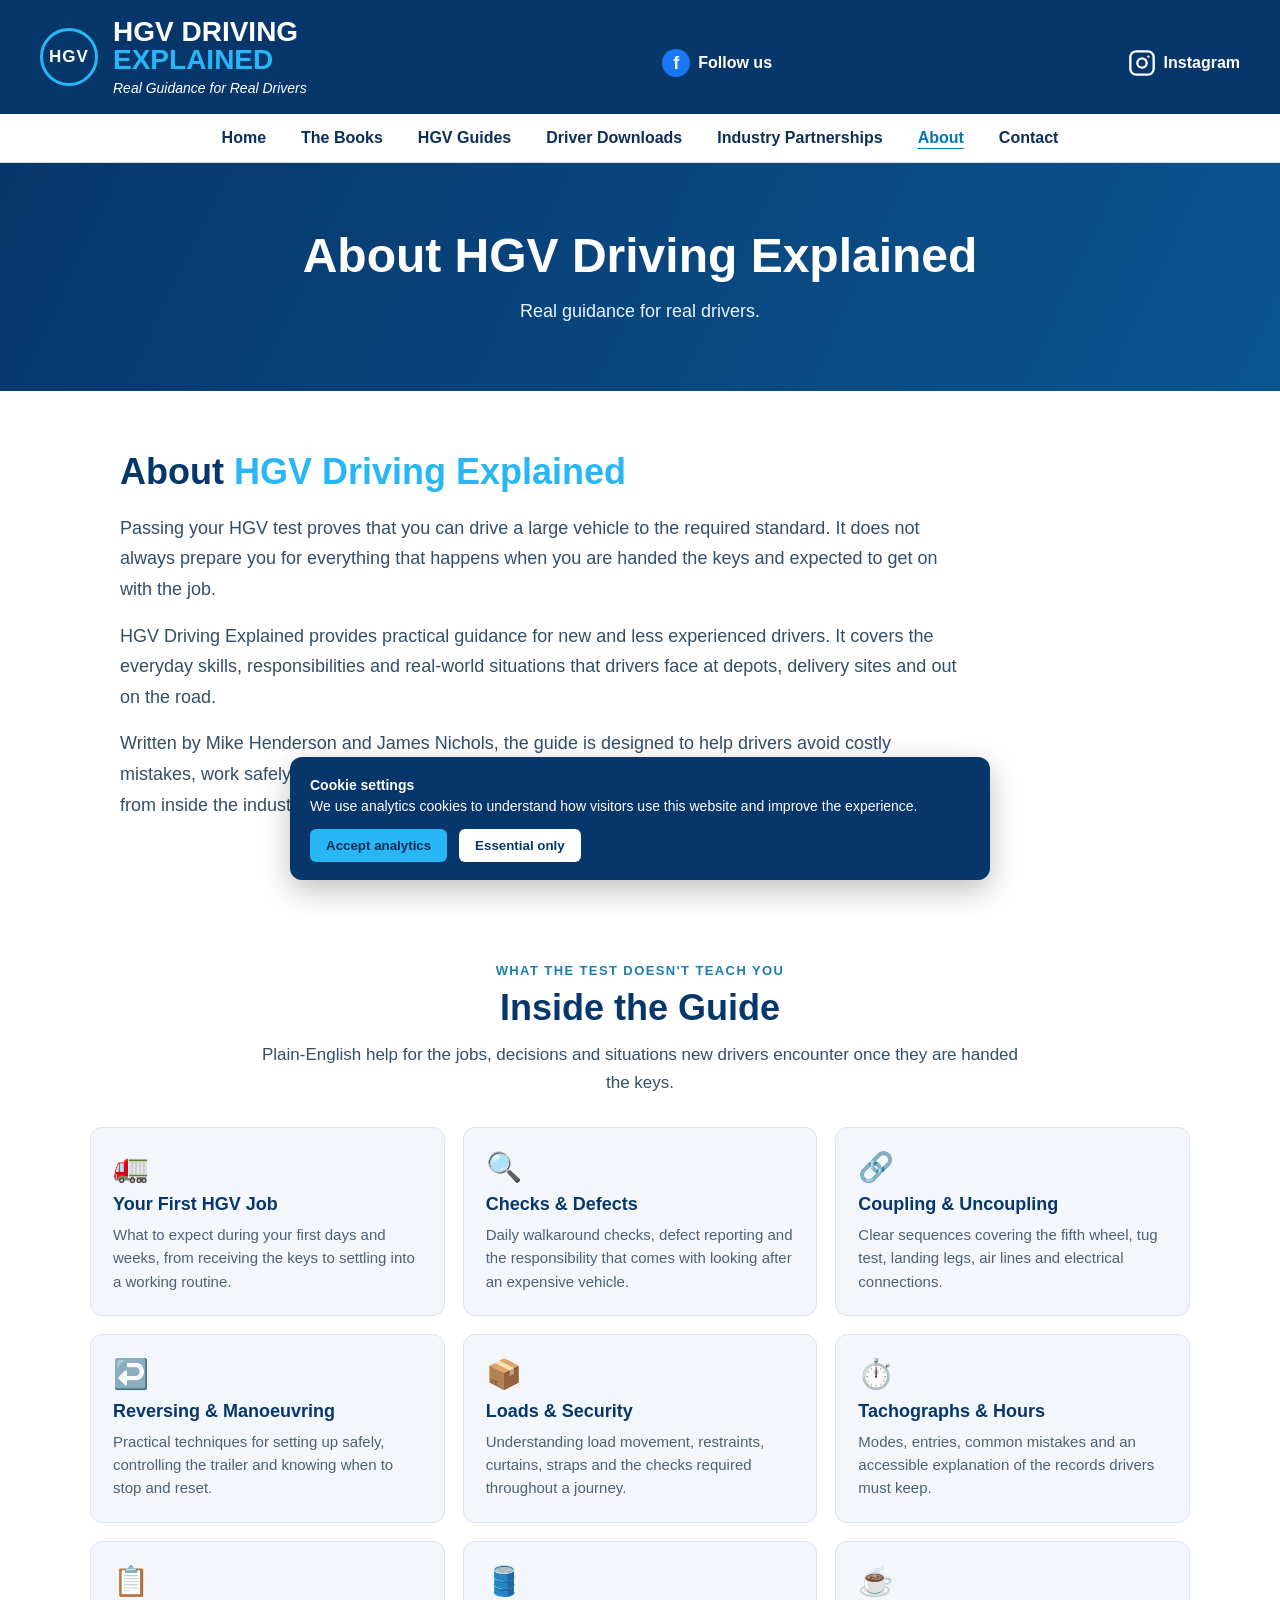
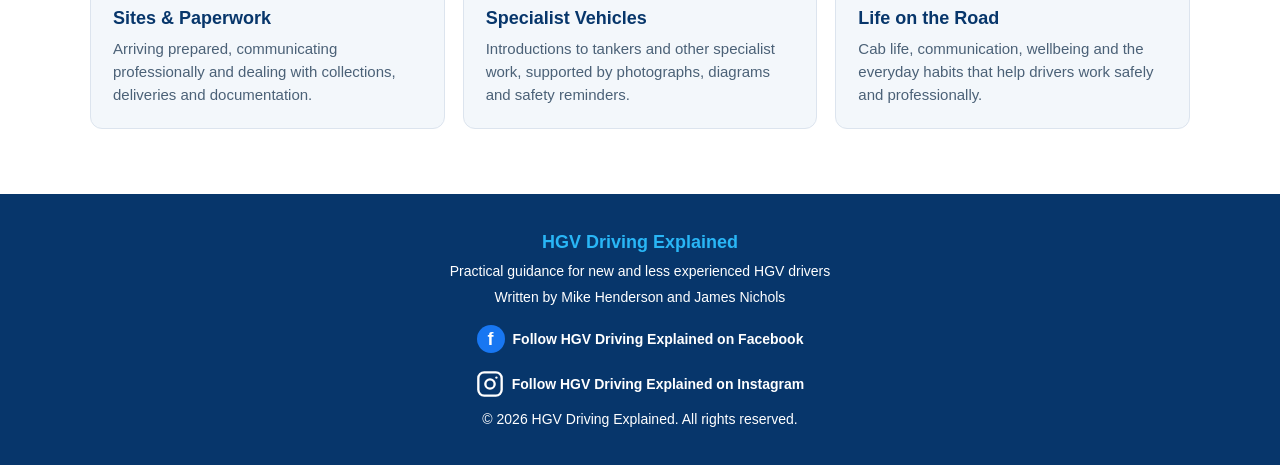
<file: about.html>
<!DOCTYPE html>

<html lang="en-GB"><head><meta charset="utf-8"/><meta content="width=device-width, initial-scale=1" name="viewport"/><meta content="index,follow,max-image-preview:large" name="robots"/><title>About the HGV Driving Explained Book | HGV Driving Explained</title><meta content="Learn about HGV Driving Explained, written by Mike Henderson and James Nichols, and the practical topics covered." name="description"/><link href="https://www.hgvdrivingexplained.co.uk/about.html" rel="canonical"/><meta content="About the HGV Driving Explained Book" property="og:title"/><meta content="Learn about HGV Driving Explained, written by Mike Henderson and James Nichols, and the practical topics covered." property="og:description"/><meta content="website" property="og:type"/><meta content="https://www.hgvdrivingexplained.co.uk/about.html" property="og:url"/><meta content="https://www.hgvdrivingexplained.co.uk/hero-truck.jpg" property="og:image"/><meta content="summary_large_image" name="twitter:card"/><style>
    * {
      box-sizing: border-box;
      margin: 0;
      padding: 0;
    }
html {
    scroll-behavior: smooth;
}
    body {
      font-family: Arial, Helvetica, sans-serif;
      background: #ffffff;
      color: #0d2f57;
    }

    header {
      background: #07366b;
      color: white;
      padding: 18px 30px;
    }

    .topbar {
      max-width: 1200px;
      margin: 0 auto;
      display: flex;
      justify-content: space-between;
      align-items: center;
      gap: 20px;
    }

    .brand {
      display: flex;
      align-items: center;
      gap: 15px;
    }

    .truck-logo {
    width: 58px;
    height: 58px;
    border: 3px solid #29b6f6;
    border-radius: 50%;
    display: flex;
    align-items: center;
    justify-content: center;
    color: white;
    font-size: 17px;
    font-weight: bold;
    letter-spacing: 1px;
}

    .brand-text h1 {
      font-size: 28px;
      line-height: 1;
      color: white;
    }

    .brand-text h1 span {
      display: block;
      color: #29b6f6;
    }

    .brand-text p {
      margin-top: 6px;
      font-style: italic;
      font-size: 14px;
    }

    nav {
      background: #ffffff;
      border-bottom: 1px solid #ddd;
    }

    nav ul {
      max-width: 1200px;
      margin: 0 auto;
      list-style: none;
      display: flex;
      justify-content: center;
      gap: 35px;
      padding: 15px 20px;
    }

    nav a {
      text-decoration: none;
      color: #0d2f57;
      font-weight: bold;
    }

    nav a:hover {
      color: #e0a900;
    }

    .hero {
      min-height: 460px;
      background:
        linear-gradient(
          90deg,
          rgba(4, 41, 82, 0.95) 0%,
          rgba(4, 41, 82, 0.75) 45%,
          rgba(4, 41, 82, 0.15) 100%
        ),
        url("hero-truck.jpg");

      background-size: cover;
      background-position: center;
      display: flex;
      align-items: center;
    }

    .hero-content {
      width: 1200px;
      max-width: calc(100% - 40px);
      margin: 0 auto;
      color: white;
      padding: 50px 0;
    }

    .hero h2 {
      font-size: 58px;
      line-height: 0.95;
      max-width: 650px;
      text-transform: uppercase;
    }

    .hero h2 span {
      color: #29b6f6;
    }

    .hero p {
      font-size: 21px;
      max-width: 600px;
      margin-top: 20px;
      line-height: 1.4;
    }

    .hero ul {
      margin-top: 22px;
      list-style: none;
      font-size: 18px;
      line-height: 1.8;
    }

    .hero li::before {
      content: "✓";
      display: inline-block;
      margin-right: 10px;
      color: #7cdf68;
      font-weight: bold;
    }

    .hero-button {
      display: inline-block;
      margin-top: 25px;
      background: #29b6f6;
      color: #0d2f57;
      padding: 15px 24px;
      text-decoration: none;
      font-weight: bold;
      border-radius: 8px;
      font-size: 18px;
    }

    .hero-button:hover {
      background: #159bd7;
    }

    .feature-strip {
      background: #f3f7fb;
      border-bottom: 1px solid #dce4ee;
    }

    .feature-inner {
      max-width: 1200px;
      margin: 0 auto;
      display: grid;
      grid-template-columns: repeat(4, 1fr);
      text-align: center;
      padding: 22px 20px;
      gap: 20px;
    }

    .feature h3 {
      font-size: 16px;
      margin-bottom: 5px;
    }

    .feature p {
      font-size: 14px;
      color: #4b6177;
    }

    @media (max-width: 800px) {
      .topbar {
        flex-direction: column;
        text-align: center;
      }

      nav ul {
        flex-wrap: wrap;
        gap: 15px;
      }

      .hero {
        min-height: 500px;
        background-position: 65% center;
      }

      .hero h2 {
        font-size: 40px;
      }

      .hero p {
        font-size: 18px;
      }

      .feature-inner {
        grid-template-columns: repeat(2, 1fr);
      }
    }

    @media (max-width: 500px) {
      .brand-text h1 {
        font-size: 22px;
      }

      .hero h2 {
        font-size: 34px;
      }

      .feature-inner {
        grid-template-columns: 1fr;
      }
    }
    .about-guide {
    max-width: 1100px;
    margin: 0 auto;
    padding: 60px 30px;
}

.about-guide h2 {
    font-size: 36px;
    margin-bottom: 20px;
    color: #07366b;
}

.about-guide h2 span {
    color: #29b6f6;
}

.about-guide p {
    max-width: 850px;
    font-size: 18px;
    line-height: 1.7;
    margin-bottom: 16px;
    color: #334e68;
}
    @media (max-width: 500px) {
    .about-guide {
        padding: 35px 22px;
    }

    .about-guide h2 {
        font-size: 28px;
        line-height: 1.15;
        margin-bottom: 18px;
    }

    .about-guide p {
        font-size: 16px;
        line-height: 1.55;
        margin-bottom: 16px;
    }
}

.book-section {
    background: #f3f7fb;
}

.book-inner {
    max-width: 1100px;
    margin: 0 auto;
    padding: 60px 30px;
}

.book-inner h2 {
    color: #07366b;
    font-size: 36px;
    margin-bottom: 18px;
}

.book-inner h2 span {
    color: #29b6f6;
}

.book-inner p {
    max-width: 800px;
    color: #334e68;
    font-size: 18px;
    line-height: 1.7;
    margin-bottom: 16px;
}

.book-status {
    display: inline-block;
    margin-top: 8px;
    padding: 10px 18px;
    border-radius: 6px;
    background: #07366b;
    color: white;
    font-weight: bold;
}

.book-buy-grid {
    display: grid;
    grid-template-columns: 280px 1fr;
    gap: 34px;
    align-items: start;
    margin-top: 30px;
}

.book-cover-wrap {
    position: relative;
    max-width: 280px;
    margin: 0 auto;
}

.book-cover-wrap img {
    width: 100%;
    display: block;
    border-radius: 8px;
    box-shadow: 0 16px 36px rgba(7,54,107,.22);
}


.book-options {
    display: grid;
    gap: 14px;
}

.book-option {
    background: #fff;
    border: 1px solid #d9e6f2;
    border-radius: 12px;
    padding: 18px 20px;
    box-shadow: 0 7px 18px rgba(7,54,107,.07);
}

.book-option h3 {
    color: #07366b;
    font-size: 21px;
    margin-bottom: 6px;
}

.book-option p {
    font-size: 15px;
    line-height: 1.5;
    margin-bottom: 12px;
}

.book-option .price {
    color: #07366b;
    font-size: 24px;
    font-weight: 900;
    margin-bottom: 12px;
}

.book-buy-button {
    display: inline-block;
    background: #07366b;
    color: #fff;
    text-decoration: none;
    font-weight: 800;
    padding: 11px 16px;
    border-radius: 7px;
}

.book-buy-button:hover {
    background: #0b4f91;
}

.book-buy-button.deluxe {
    background: #d8a827;
    color: #08284b;
}

.book-buy-button.deluxe:hover {
    background: #edc54d;
}

.fulfil-note {
    color: #5a7087;
    font-size: 13px !important;
    margin-top: 9px !important;
}

@media (max-width: 760px) {
    .book-buy-grid {
        grid-template-columns: 1fr;
    }
    .book-cover-wrap {
        max-width: 235px;
    }
}
    
    .site-footer {
    background: #07366b;
    color: white;
    text-align: center;
    padding: 30px 20px;
}

.site-footer p {
    margin: 5px 0;
    font-size: 14px;
    line-height: 1.5;
}

.site-footer .footer-title {
    color: #29b6f6;
    font-size: 18px;
    font-weight: bold;
}
      /* Desktop layout fixes */
@media (min-width: 501px) {
    .feature-inner {
        gap: 20px;
        padding: 24px 30px;
    }

    .feature h3 {
        font-size: 16px;
        line-height: 1.25;
    }

    .feature p {
        font-size: 14px;
        line-height: 1.4;
    }

    .book-section {
        background: #f3f7fb;
    }

    .book-inner {
        max-width: 1100px;
        margin: 0 auto;
        padding: 55px 30px;
    }

    .book-inner h2 {
        color: #07366b;
        font-size: 36px;
        margin-bottom: 18px;
    }

    .book-inner h2 span {
        color: #29b6f6;
    }

    .book-inner p {
        max-width: 800px;
        color: #334e68;
        font-size: 18px;
        line-height: 1.7;
        margin-bottom: 16px;
    }

    .book-status {
        display: inline-block;
        margin-top: 8px;
        padding: 10px 18px;
        border-radius: 6px;
        background: #07366b;
        color: white;
        font-weight: bold;
    }
}
      /* Portrait mobile layout fixes */
@media (max-width: 500px) {
    .feature-inner {
        grid-template-columns: 1fr 1fr;
        gap: 24px 12px;
        padding: 28px 18px;
    }

    .feature h3 {
        font-size: 14px;
        line-height: 1.25;
    }

    .feature p {
        font-size: 13px;
        line-height: 1.4;
    }

    .book-inner {
        padding: 35px 22px;
    }

    .book-inner h2 {
        font-size: 28px;
        line-height: 1.15;
        margin-bottom: 18px;
    }

    .book-inner p {
        font-size: 16px;
        line-height: 1.55;
        margin-bottom: 16px;
    }

    .book-status {
        font-size: 14px;
        line-height: 1.4;
    }
}
    .content-inner { width: min(1100px, calc(100% - 44px)); margin: 0 auto; }
    .inside-guide, .faq-section { padding: 65px 0; background: #ffffff; }
    .content-heading { max-width: 780px; margin: 0 auto 30px; text-align: center; }
    .content-heading span, .section-label { color: #197faf; font-size: 13px; font-weight: bold; letter-spacing: 1.4px; }
    .content-heading h2, .resource-section h2 { color: #07366b; font-size: 36px; margin: 8px 0 12px; }
    .content-heading p, .resource-section p { color: #334e68; font-size: 17px; line-height: 1.65; }
    .topic-grid { display: grid; grid-template-columns: repeat(3, minmax(0, 1fr)); gap: 18px; }
    .topic-card { background: #f3f7fb; border: 1px solid #dce4ee; border-radius: 12px; padding: 22px; }
    .topic-icon { font-size: 29px; margin-bottom: 10px; }
    .topic-card h3 { color: #07366b; font-size: 18px; margin-bottom: 8px; }
    .topic-card p { color: #4b6177; font-size: 15px; line-height: 1.55; }
    .resource-section { padding: 65px 0; background: #07366b; color: #ffffff; }
    .resource-inner { display: grid; grid-template-columns: 1fr 1fr; gap: 42px; align-items: center; }
    .resource-section h2, .resource-section p { color: #ffffff; }
    .resource-section p + p { margin-top: 14px; }
    .resource-list { display: grid; gap: 12px; }
    .resource-list div { background: rgba(255,255,255,.1); border-left: 4px solid #29b6f6; padding: 16px 18px; }
    .resource-list strong, .resource-list span { display: block; }
    .resource-list span { margin-top: 4px; color: #dceafa; font-size: 14px; line-height: 1.5; }
    .faq-section { background: #f3f7fb; }
    .faq-list { max-width: 900px; margin: 0 auto; display: grid; gap: 12px; }
    .faq-list details { background: #ffffff; border: 1px solid #d5e0eb; border-radius: 10px; padding: 0 20px; }
    .faq-list summary { cursor: pointer; color: #07366b; font-size: 17px; font-weight: bold; padding: 18px 32px 18px 0; }
    .faq-list details p { color: #334e68; font-size: 15px; line-height: 1.6; padding: 0 0 18px; }
    @media (max-width: 800px) {
      .topic-grid { grid-template-columns: repeat(2, minmax(0, 1fr)); }
      .resource-inner { grid-template-columns: 1fr; }
    }
    @media (max-width: 500px) {
      .inside-guide, .resource-section, .faq-section { padding: 45px 0; }
      .content-inner { width: calc(100% - 36px); }
      .content-heading h2, .resource-section h2 { font-size: 28px; }
      .topic-grid { grid-template-columns: 1fr; }
      .topic-card { padding: 18px; }
    }

    /* Paid driver downloads */
    .download-section {
      position: relative;
      overflow: hidden;
      padding: 76px 0;
      background:
        radial-gradient(circle at 12% 10%, rgba(41,182,246,.12), transparent 34%),
        linear-gradient(180deg, #f8fbfe 0%, #eef5fb 100%);
      border-top: 1px solid #dce4ee;
      border-bottom: 1px solid #dce4ee;
    }

    .download-intro {
      max-width: 820px;
      margin: 0 auto 34px;
      text-align: center;
    }

    .download-intro .section-label {
      display: inline-block;
      padding: 7px 12px;
      border-radius: 999px;
      background: #e5f6ff;
      color: #0d6f9f;
      font-size: 12px;
      letter-spacing: 1.5px;
      font-weight: 800;
    }

    .download-intro h2 {
      color: #07366b;
      font-size: 40px;
      margin: 12px 0 12px;
      line-height: 1.05;
    }

    .download-intro p {
      color: #334e68;
      font-size: 17px;
      line-height: 1.7;
    }

    .bundle-offer {
      position: relative;
      max-width: 980px;
      margin: 0 auto 22px;
      padding: 34px;
      background: linear-gradient(135deg, #052c58 0%, #07366b 55%, #0b4b86 100%);
      color: #ffffff;
      border-radius: 18px;
      box-shadow: 0 18px 45px rgba(7,54,107,.18);
      border: 1px solid rgba(255,255,255,.12);
    }

    .bundle-badge {
      display: inline-block;
      padding: 7px 12px;
      border-radius: 999px;
      background: #ffd400;
      color: #0d2f57;
      font-size: 12px;
      font-weight: 900;
      letter-spacing: 1px;
      margin-bottom: 12px;
    }

    .bundle-layout {
      display: grid;
      grid-template-columns: 1.25fr .75fr;
      gap: 34px;
      align-items: center;
    }

    .bundle-offer h3 {
      font-size: 30px;
      line-height: 1.1;
      margin-bottom: 10px;
    }

    .bundle-offer p {
      color: #e9f4ff;
      line-height: 1.65;
      margin: 0;
    }

    .bundle-highlights {
      display: flex;
      flex-wrap: wrap;
      gap: 8px;
      margin-top: 18px;
    }

    .bundle-highlights span {
      display: inline-block;
      padding: 8px 11px;
      border-radius: 8px;
      background: rgba(255,255,255,.10);
      border: 1px solid rgba(255,255,255,.12);
      font-size: 13px;
      font-weight: 700;
      color: #ffffff;
    }

    .bundle-buybox {
      text-align: center;
      padding: 22px;
      border-radius: 14px;
      background: rgba(255,255,255,.08);
      border: 1px solid rgba(255,255,255,.15);
    }

    .bundle-buybox .small-label {
      display: block;
      font-size: 12px;
      text-transform: uppercase;
      letter-spacing: 1.2px;
      color: #c9e6f8;
      font-weight: 800;
    }

    .bundle-price {
      font-size: 44px;
      font-weight: 900;
      color: #ffffff;
      margin: 5px 0 2px;
      line-height: 1;
    }

    .bundle-saving {
      display: inline-block;
      margin: 8px 0 14px;
      padding: 6px 10px;
      border-radius: 999px;
      background: #ffd400;
      color: #0d2f57;
      font-size: 13px;
      font-weight: 900;
    }

    .shop-button {
      display: inline-block;
      background: #29b6f6;
      color: #062d58;
      padding: 14px 20px;
      border-radius: 9px;
      text-decoration: none;
      font-weight: 900;
      margin: 5px;
      box-shadow: 0 6px 16px rgba(0,0,0,.12);
    }

    .shop-button:hover {
      background: #53c8fb;
      transform: translateY(-1px);
    }

    .download-benefits {
      max-width: 980px;
      margin: 0 auto 24px;
      display: grid;
      grid-template-columns: repeat(3, 1fr);
      gap: 10px;
    }

    .download-benefits div {
      background: #ffffff;
      border: 1px solid #dce4ee;
      border-radius: 10px;
      padding: 13px 12px;
      text-align: center;
      color: #334e68;
      font-size: 13px;
      font-weight: 700;
      box-shadow: 0 4px 14px rgba(7,54,107,.05);
    }

    .guide-download-grid {
      max-width: 980px;
      margin: 0 auto;
      display: grid;
      grid-template-columns: repeat(2, minmax(0, 1fr));
      gap: 14px;
    }

    .guide-download-card {
      background: #ffffff;
      border: 1px solid #d8e3ed;
      border-radius: 12px;
      padding: 16px 18px;
      display: grid;
      grid-template-columns: 64px minmax(0, 1fr) auto;
      align-items: center;
      gap: 16px;
      box-shadow: 0 6px 18px rgba(7,54,107,.06);
      transition: transform .15s ease, box-shadow .15s ease;
    }

    .guide-download-card:hover {
      transform: translateY(-2px);
      box-shadow: 0 10px 24px rgba(7,54,107,.10);
    }

    .guide-thumb {
      width: 64px;
      height: 64px;
      object-fit: cover;
      display: block;
      border-radius: 10px;
      border: 1px solid #d8e3ed;
      box-shadow: 0 4px 12px rgba(7,54,107,.08);
      background: #f7fbff;
    }

    .guide-meta {
      min-width: 0;
    }

    .guide-download-card strong {
      display: block;
      color: #07366b;
      font-size: 15px;
      line-height: 1.35;
    }

    .guide-download-card span {
      display: block;
      margin-top: 6px;
      color: #587089;
      font-size: 13px;
      font-weight: 700;
    }

    .guide-download-card a {
      flex: 0 0 auto;
      text-decoration: none;
      background: #ffd400;
      color: #0d2f57;
      padding: 10px 13px;
      border-radius: 8px;
      font-size: 13px;
      font-weight: 900;
      white-space: nowrap;
    }

    .guide-download-card a:hover {
      background: #e8be00;
    }

    .safety-note {
      max-width: 980px;
      margin: 24px auto 0;
      padding: 15px 18px;
      border-radius: 10px;
      background: #fffdf2;
      border: 1px solid #eadb9b;
      color: #5b532e;
      font-size: 13px;
      line-height: 1.55;
    }

    @media (max-width: 800px) {
      .bundle-layout { grid-template-columns: 1fr; }
      .bundle-buybox { text-align: left; }
      .download-benefits { grid-template-columns: 1fr; }
    }

    @media (max-width: 700px) {
      .download-section { padding: 50px 0; }
      .download-intro h2 { font-size: 31px; }
      .bundle-offer { padding: 24px 20px; }
      .bundle-offer h3 { font-size: 25px; }
      .bundle-price { font-size: 38px; }
      .guide-download-grid { grid-template-columns: 1fr; }
    }

    @media (max-width: 430px) {
      .guide-download-card {
        grid-template-columns: 56px minmax(0, 1fr);
        gap: 14px;
      }
      .guide-thumb {
        width: 56px;
        height: 56px;
      }
      .guide-download-card a {
        grid-column: 1 / -1;
        width: 100%;
        text-align: center;
      }
      .bundle-buybox { padding: 18px; }
    }
  
/* Cookie consent */
.cookie-banner {
  position: fixed;
  left: 20px;
  right: 20px;
  bottom: 20px;
  max-width: 700px;
  margin: auto;
  background: #07366b;
  color: white;
  padding: 18px 20px;
  border-radius: 12px;
  box-shadow: 0 10px 30px rgba(0,0,0,.25);
  z-index: 9999;
  font-size: 14px;
  line-height: 1.5;
}
.cookie-banner button {
  margin: 12px 8px 0 0;
  padding: 9px 16px;
  border: 0;
  border-radius: 6px;
  cursor: pointer;
  font-weight: bold;
}
.cookie-accept { background:#29b6f6; color:#062d58; }
.cookie-reject { background:#ffffff; color:#07366b; }


.social-link {
  display: inline-flex;
  align-items: center;
  gap: 8px;
  color: white;
  text-decoration: none;
  font-weight: bold;
  margin-top: 12px;
}

.social-link:hover {
  color: #29b6f6;
}

.facebook-icon {
  display: inline-flex;
  width: 28px;
  height: 28px;
  border-radius: 50%;
  align-items: center;
  justify-content: center;
  background: #1877f2;
  color: white;
  font-weight: 900;
  font-size: 18px;
}


/* Conversion-focused mobile layout: desktop and all original sections preserved */
.mobile-buy-panel { display:none; }
@media (max-width: 760px) {
  header { padding: 10px 15px; }
  .topbar { flex-direction: row; justify-content: center; gap: 0; }
  .brand { gap: 10px; }
  .truck-logo { width: 42px; height: 42px; border-width: 2px; font-size: 13px; flex-shrink: 0; }
  .brand-text h1 { font-size: 19px; line-height: 1.05; text-align: left; }
  .brand-text p { font-size: 11px; margin-top: 3px; text-align: left; }
  .topbar > .social-link { display: none; }
  nav ul { flex-wrap: nowrap; justify-content: flex-start; overflow-x: auto; gap: 18px; padding: 11px 14px; scrollbar-width: thin; -webkit-overflow-scrolling: touch; }
  nav li { flex: 0 0 auto; }
  nav a { font-size: 13px; white-space: nowrap; }
  .mobile-buy-panel { display: block; padding: 18px 17px 20px; background: #f3f7fb; border-bottom: 1px solid #dce4ee; }
  .mobile-buy-head { display: grid; grid-template-columns: 116px minmax(0,1fr); align-items: center; gap: 15px; max-width: 480px; margin: 0 auto 14px; }
  .mobile-buy-head img { width: 116px; height: auto; border-radius: 5px; box-shadow: 0 8px 20px rgba(7,54,107,.18); }
  .mobile-buy-kicker { color: #147eaf; font-size: 10px; font-weight: 800; letter-spacing: .8px; margin-bottom: 5px; }
  .mobile-buy-head h2 { color: #07366b; font-size: clamp(19px, 5vw, 25px); line-height: 1.08; margin-bottom: 7px; }
  .mobile-buy-head p:not(.mobile-buy-kicker) { color: #405c75; font-size: 12px; line-height: 1.4; margin-bottom: 9px; }
  .mobile-main-price { color: #07366b; font-size: 18px; }
  .mobile-main-button { display: block; max-width: 480px; margin: 0 auto; padding: 14px 12px; background: #07366b; color: white; text-align: center; border-radius: 8px; text-decoration: none; font-size: 16px; font-weight: 800; }
  .mobile-alternatives { display: grid; grid-template-columns: 1fr 1fr; max-width: 480px; margin: 9px auto 0; gap: 9px; }
  .mobile-alternatives a { padding: 11px 7px; border: 1px solid #c7d9e8; border-radius: 7px; background: white; color: #07366b; text-decoration: none; font-size: 12px; text-align: center; }
  .mobile-alternatives strong { white-space: nowrap; }
  .mobile-details-link { display: block; margin: 13px auto 0; color: #075d8d; text-align: center; font-size: 12px; font-weight: bold; }
  .hero { min-height: 0; background-position: center; }
  .hero-content { padding: 30px 0; }
  .hero h2 { font-size: 30px; }
  .hero p { font-size: 16px; margin-top: 12px; }
  .hero ul { font-size: 14px; line-height: 1.5; margin-top: 14px; }
  .hero li { margin-bottom: 7px; }
  .hero-button { font-size: 13px; padding: 11px 13px; margin-top: 14px; }
  .feature-inner { padding-top: 18px; padding-bottom: 18px; }
}
@media (max-width: 360px) {
  .mobile-buy-head { grid-template-columns: 94px minmax(0,1fr); gap: 12px; }
  .mobile-buy-head img { width: 94px; }
  .mobile-alternatives a { font-size: 11px; }
}


/* Multi-page additions */
.page-intro{background:linear-gradient(115deg,#07366b,#0c5590);color:#fff;padding:65px 22px;text-align:center}
.page-intro h1{font-size:clamp(30px,5vw,48px);margin:0 auto 14px;max-width:900px}
.page-intro p{max-width:800px;margin:auto;color:#eaf5ff;font-size:18px;line-height:1.6}
.quick-grid{display:grid;grid-template-columns:repeat(3,minmax(0,1fr));gap:18px;max-width:1100px;margin:30px auto}
.quick-card{background:#fff;border:1px solid #dce4ee;border-radius:12px;padding:24px;box-shadow:0 6px 20px rgba(0,0,0,.05)}
.quick-card h3{margin-bottom:10px;color:#07366b}.quick-card p{color:#455f76;line-height:1.6;margin-bottom:15px}
.quick-card a,.simple-cta{display:inline-block;background:#07366b;color:#fff;text-decoration:none;font-weight:bold;padding:11px 17px;border-radius:8px}
.simple-section{padding:55px 22px}.simple-section.alt{background:#f3f7fb}
.simple-content{max-width:1100px;margin:auto}.simple-content h2{font-size:32px;margin-bottom:16px;color:#07366b}.simple-content>p{color:#455f76;line-height:1.7;margin-bottom:18px}
.site-nav a[aria-current=page]{color:#0077b6;text-decoration:underline;text-underline-offset:5px}
.small-note{font-size:14px;color:#55718b;line-height:1.55}
@media(max-width:800px){.quick-grid{grid-template-columns:1fr}.page-intro{padding:45px 20px}.simple-section{padding:40px 18px}}

/* Bulk order enquiry sections */
.bulk-order-block {background:#eaf3fb;padding:48px 20px;border-top:1px solid #dce4ee;}
.bulk-order-block .content-inner {max-width:1050px;margin:auto;}
.bulk-order-block h2 {font-size:clamp(25px,3vw,34px);color:#07366b;margin-bottom:12px;}
.bulk-order-block p {font-size:17px;line-height:1.65;color:#334e68;margin-bottom:20px;max-width:780px;}
</style><script>window.dataLayer=window.dataLayer||[];function gtag(){dataLayer.push(arguments)};gtag('consent','default',{'analytics_storage':'denied'});gtag('js',new Date());gtag('config','G-V51933GV2G');</script><script async="" src="https://www.googletagmanager.com/gtag/js?id=G-V51933GV2G"></script><style id="native-mobile-nav-css">
/* Native HTML disclosure: works without JavaScript, including local previews. */
.site-nav .mobile-nav-details{display:contents}
.site-nav .mobile-nav-details>summary{display:none}
@media(max-width:760px){
 .site-nav .mobile-nav-details{display:block;width:100%}
 .site-nav .mobile-nav-details>summary{display:flex;align-items:center;justify-content:space-between;list-style:none;padding:14px 20px;background:#fff;color:#07366b;border-bottom:1px solid #dce4ee;font-size:16px;font-weight:800;cursor:pointer;user-select:none}
 .site-nav .mobile-nav-details>summary::-webkit-details-marker{display:none}
 .site-nav .mobile-nav-details>summary::after{content:'☰';font-size:22px;line-height:1}
 .site-nav .mobile-nav-details[open]>summary::after{content:'×'}
 .site-nav .mobile-nav-details>ul{display:none!important;overflow:visible!important;flex-direction:column!important;flex-wrap:nowrap!important;gap:0!important;padding:0!important;margin:0!important;max-width:none!important}
 .site-nav .mobile-nav-details[open]>ul{display:flex!important}
 .site-nav .mobile-nav-details li{width:100%;flex:none!important;border-bottom:1px solid #e6eef4}
 .site-nav .mobile-nav-details li a{display:block;padding:13px 20px;font-size:15px;white-space:normal!important}
 .site-nav .mobile-nav-details a[aria-current="page"]{background:#edf6fc}
}

/* Desktop navigation remains visible; compact disclosure is mobile-only. */
.site-nav .desktop-nav-links{display:flex!important;}
.site-nav .mobile-nav-details{display:none!important;}
@media(max-width:760px){
 .site-nav .desktop-nav-links{display:none!important;}
 .site-nav .mobile-nav-details{display:block!important;}
}
</style></head><body id="home"><header>
<div class="topbar">
<div class="brand">
<div class="truck-logo">HGV</div>
<div class="brand-text">
<h1>
    HGV DRIVING
    <span>EXPLAINED</span>
</h1>
<p>Real Guidance for Real Drivers</p>
</div>
</div>
<a class="social-link" href="https://www.facebook.com/share/1F2YcsDCcH/" onclick="trackClick('hgv_facebook_click')" rel="noopener" target="_blank">
<span class="facebook-icon">f</span>
        Follow us
      </a>
<a class="social-link" href="https://www.instagram.com/hgvdriving/" onclick="trackClick('hgv_instagram_click')" rel="noopener" target="_blank">
<svg aria-hidden="true" class="instagram-icon" fill="none" height="28" stroke="currentColor" stroke-linecap="round" stroke-linejoin="round" stroke-width="2" viewbox="0 0 24 24" width="28"><rect height="20" rx="5" width="20" x="2" y="2"></rect><circle cx="12" cy="12" r="4"></circle><circle cx="17.5" cy="6.5" fill="currentColor" r="1" stroke="none"></circle></svg>
        Instagram
      </a>
</div>
</header><nav aria-label="Main navigation" class="site-nav" id="main-navigation"><ul class="desktop-nav-links"><li><a href="index.html">Home</a></li><li><a href="books.html">The Books</a></li><li><a href="guides.html">HGV Guides</a></li><li><a href="downloads.html">Driver Downloads</a></li><li><a href="industry-partnerships.html">Industry Partnerships</a></li><li><a aria-current="page" href="about.html">About</a></li><li><a href="contact.html">Contact</a></li></ul><details class="mobile-nav-details"><summary>Menu</summary><ul id="mobile-nav-links"><li><a href="index.html">Home</a></li><li><a href="books.html">The Books</a></li><li><a href="guides.html">HGV Guides</a></li><li><a href="downloads.html">Driver Downloads</a></li><li><a href="industry-partnerships.html">Industry Partnerships</a></li><li><a aria-current="page" href="about.html">About</a></li><li><a href="contact.html">Contact</a></li></ul></details></nav><main><section class="page-intro"><h1>About HGV Driving Explained</h1><p>Real guidance for real drivers.</p></section><section class="about-guide" id="about">
<h2>About <span>HGV Driving Explained</span></h2>
<p>
        Passing your HGV test proves that you can drive a large vehicle to the required standard. It does not always prepare you for everything that happens when you are handed the keys and expected to get on with the job.
    </p>
<p>
        HGV Driving Explained provides practical guidance for new and less experienced drivers. It covers the everyday skills, responsibilities and real-world situations that drivers face at depots, delivery sites and out on the road.
    </p>
<p>
        Written by Mike Henderson and James Nichols, the guide is designed to help drivers avoid costly mistakes, work safely and build confidence through clear explanations, useful diagrams and experience from inside the industry.
    </p>
</section><section class="inside-guide" id="inside">
<div class="content-inner">
<div class="content-heading">
<span>WHAT THE TEST DOESN'T TEACH YOU</span>
<h2>Inside the Guide</h2>
<p>Plain-English help for the jobs, decisions and situations new drivers encounter once they are handed the keys.</p>
</div>
<div class="topic-grid">
<article class="topic-card"><div class="topic-icon">🚛</div><h3>Your First HGV Job</h3><p>What to expect during your first days and weeks, from receiving the keys to settling into a working routine.</p></article>
<article class="topic-card"><div class="topic-icon">🔍</div><h3>Checks &amp; Defects</h3><p>Daily walkaround checks, defect reporting and the responsibility that comes with looking after an expensive vehicle.</p></article>
<article class="topic-card"><div class="topic-icon">🔗</div><h3>Coupling &amp; Uncoupling</h3><p>Clear sequences covering the fifth wheel, tug test, landing legs, air lines and electrical connections.</p></article>
<article class="topic-card"><div class="topic-icon">↩️</div><h3>Reversing &amp; Manoeuvring</h3><p>Practical techniques for setting up safely, controlling the trailer and knowing when to stop and reset.</p></article>
<article class="topic-card"><div class="topic-icon">📦</div><h3>Loads &amp; Security</h3><p>Understanding load movement, restraints, curtains, straps and the checks required throughout a journey.</p></article>
<article class="topic-card"><div class="topic-icon">⏱️</div><h3>Tachographs &amp; Hours</h3><p>Modes, entries, common mistakes and an accessible explanation of the records drivers must keep.</p></article>
<article class="topic-card"><div class="topic-icon">📋</div><h3>Sites &amp; Paperwork</h3><p>Arriving prepared, communicating professionally and dealing with collections, deliveries and documentation.</p></article>
<article class="topic-card"><div class="topic-icon">🛢️</div><h3>Specialist Vehicles</h3><p>Introductions to tankers and other specialist work, supported by photographs, diagrams and safety reminders.</p></article>
<article class="topic-card"><div class="topic-icon">☕</div><h3>Life on the Road</h3><p>Cab life, communication, wellbeing and the everyday habits that help drivers work safely and professionally.</p></article>
</div>
</div>
</section></main><footer class="site-footer">
<p class="footer-title">HGV Driving Explained</p>
<p>Practical guidance for new and less experienced HGV drivers</p>
<p>Written by Mike Henderson and James Nichols</p>
<p>
<a class="social-link" href="https://www.facebook.com/share/1F2YcsDCcH/" onclick="trackClick('hgv_facebook_click')" rel="noopener" target="_blank">
<span class="facebook-icon">f</span>
        Follow HGV Driving Explained on Facebook
      </a>
</p>
<p>
<a class="social-link" href="https://www.instagram.com/hgvdriving/" onclick="trackClick('hgv_instagram_click')" rel="noopener" target="_blank">
<svg aria-hidden="true" class="instagram-icon" fill="none" height="28" stroke="currentColor" stroke-linecap="round" stroke-linejoin="round" stroke-width="2" viewbox="0 0 24 24" width="28"><rect height="20" rx="5" width="20" x="2" y="2"></rect><circle cx="12" cy="12" r="4"></circle><circle cx="17.5" cy="6.5" fill="currentColor" r="1" stroke="none"></circle></svg>
        Follow HGV Driving Explained on Instagram
      </a>
</p>
<p>© 2026 HGV Driving Explained. All rights reserved.</p>
</footer><div class="cookie-banner" id="cookie-banner" style="display:none;">
<div><strong>Cookie settings</strong></div>
<div>We use analytics cookies to understand how visitors use this website and improve the experience.</div>
<button class="cookie-accept" onclick="acceptCookies()">Accept analytics</button>
<button class="cookie-reject" onclick="rejectCookies()">Essential only</button>
</div><script>
function acceptCookies(){
  localStorage.setItem('hgv_cookie_consent','accepted');
  if (typeof gtag === 'function') gtag('consent','update',{'analytics_storage':'granted'});
  document.getElementById('cookie-banner').style.display='none';
  if (typeof gtag === 'function') {
    gtag('event','cookie_consent_accepted');
  }
}
function rejectCookies(){
  localStorage.setItem('hgv_cookie_consent','rejected');
  if (typeof gtag === 'function') gtag('consent','update',{'analytics_storage':'denied'});
  document.getElementById('cookie-banner').style.display='none';
}
if(!localStorage.getItem('hgv_cookie_consent')){
  document.getElementById('cookie-banner').style.display='block';
}
function trackClick(name){
  if(typeof gtag === 'function'){
    gtag('event', name);
  }
}

if(localStorage.getItem('hgv_cookie_consent')==='accepted' && typeof gtag==='function'){gtag('consent','update',{'analytics_storage':'granted'});}
</script></body></html>
</file>
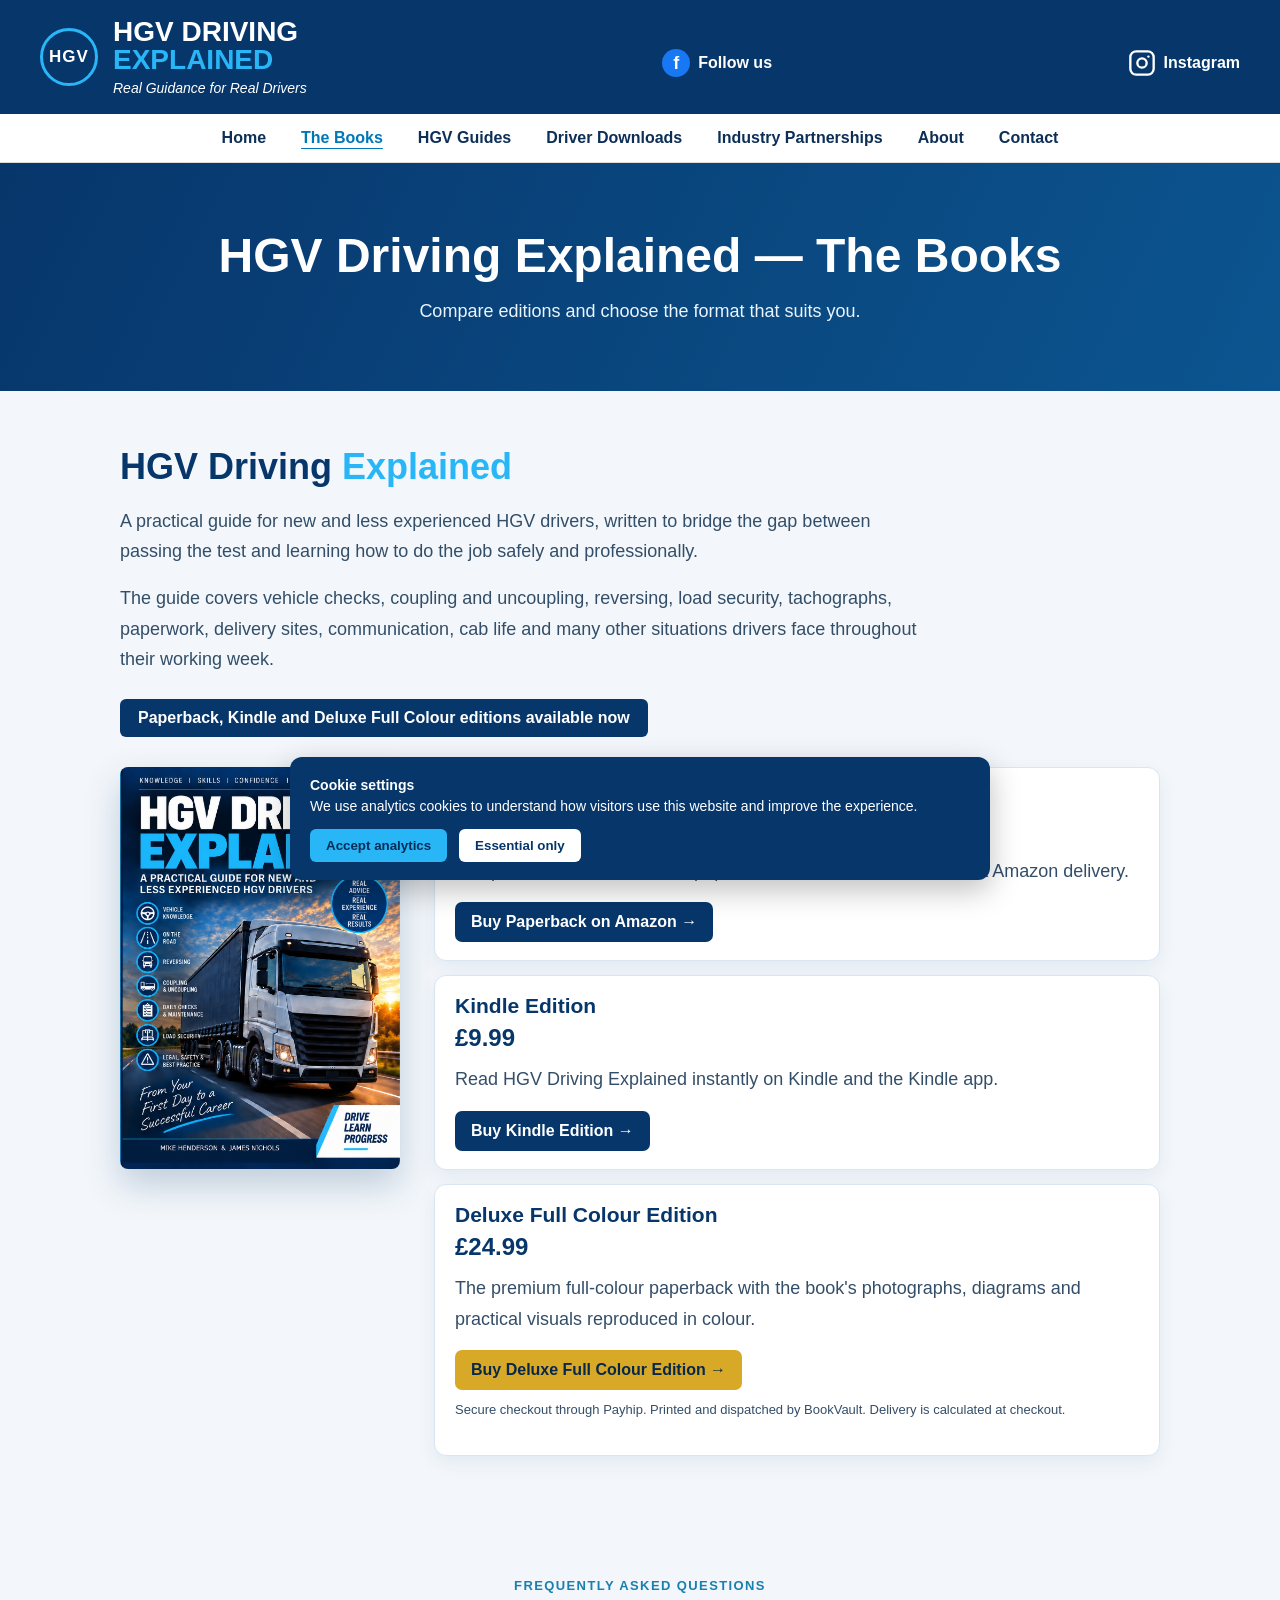
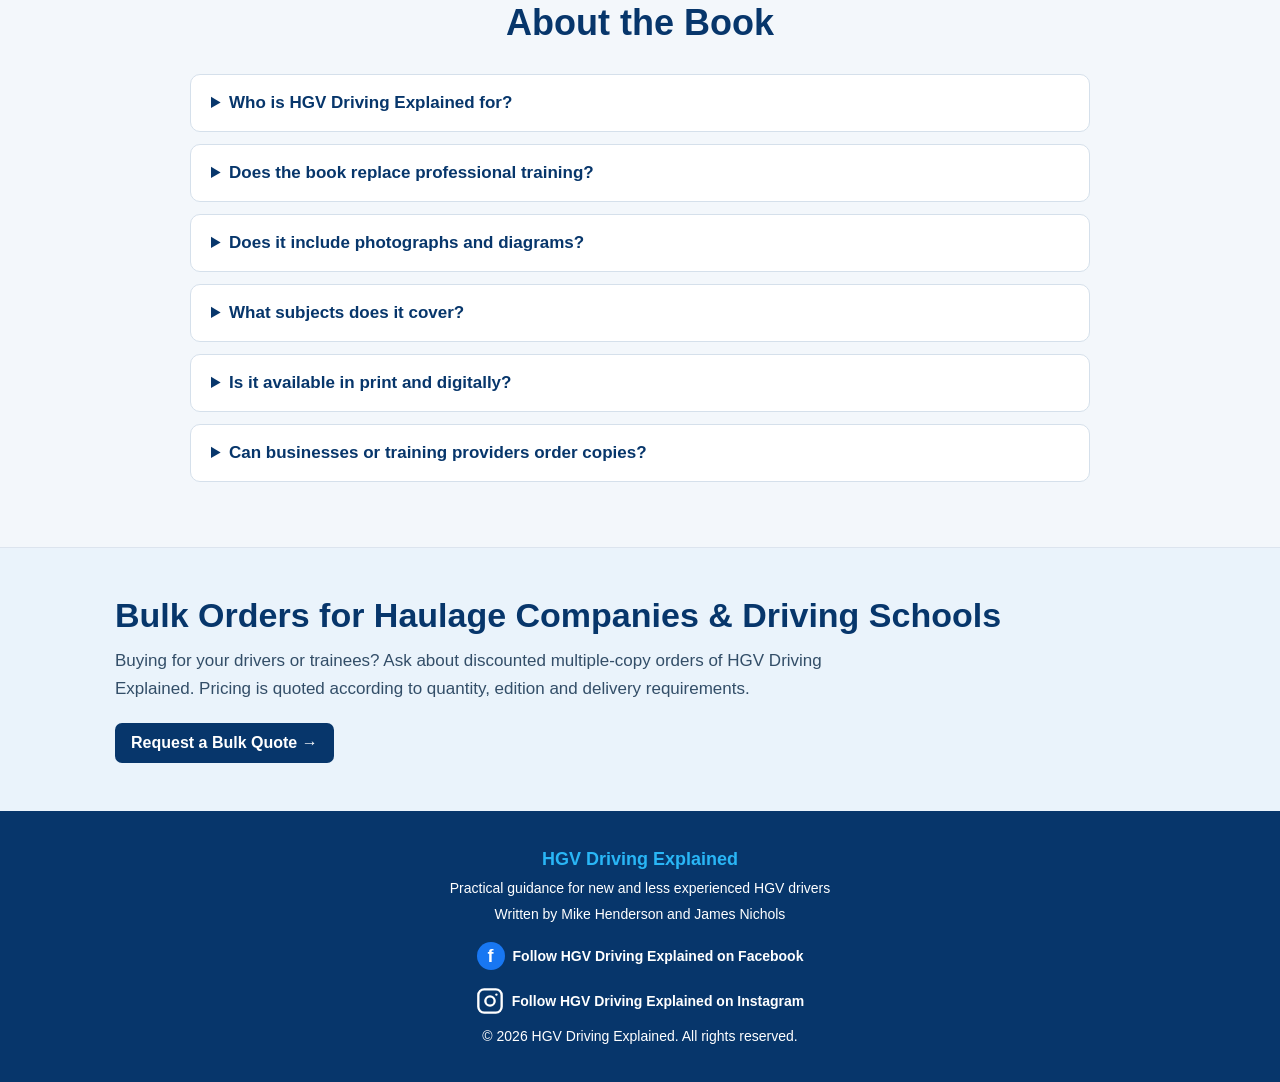
<file: books.html>
<!DOCTYPE html>

<html lang="en-GB"><head><meta charset="utf-8"/><meta content="width=device-width, initial-scale=1" name="viewport"/><meta content="index,follow,max-image-preview:large" name="robots"/><title>HGV Driver’s Edition, Kindle &amp; Deluxe Books | HGV Driving Explained</title><meta content="Compare HGV Driving Explained paperback, Kindle and Deluxe Full Colour editions and find direct buying links." name="description"/><link href="https://www.hgvdrivingexplained.co.uk/books.html" rel="canonical"/><meta content="HGV Driver’s Edition, Kindle &amp; Deluxe Books" property="og:title"/><meta content="Compare HGV Driving Explained paperback, Kindle and Deluxe Full Colour editions and find direct buying links." property="og:description"/><meta content="website" property="og:type"/><meta content="https://www.hgvdrivingexplained.co.uk/books.html" property="og:url"/><meta content="https://www.hgvdrivingexplained.co.uk/hero-truck.jpg" property="og:image"/><meta content="summary_large_image" name="twitter:card"/><link href="styles.css" rel="stylesheet"/><script>window.dataLayer=window.dataLayer||[];function gtag(){dataLayer.push(arguments)};gtag('consent','default',{'analytics_storage':'denied'});gtag('js',new Date());gtag('config','G-V51933GV2G');</script><script async="" src="https://www.googletagmanager.com/gtag/js?id=G-V51933GV2G"></script><style id="native-mobile-nav-css">
/* Native HTML disclosure: works without JavaScript, including local previews. */
.site-nav .mobile-nav-details{display:contents}
.site-nav .mobile-nav-details>summary{display:none}
@media(max-width:760px){
 .site-nav .mobile-nav-details{display:block;width:100%}
 .site-nav .mobile-nav-details>summary{display:flex;align-items:center;justify-content:space-between;list-style:none;padding:14px 20px;background:#fff;color:#07366b;border-bottom:1px solid #dce4ee;font-size:16px;font-weight:800;cursor:pointer;user-select:none}
 .site-nav .mobile-nav-details>summary::-webkit-details-marker{display:none}
 .site-nav .mobile-nav-details>summary::after{content:'☰';font-size:22px;line-height:1}
 .site-nav .mobile-nav-details[open]>summary::after{content:'×'}
 .site-nav .mobile-nav-details>ul{display:none!important;overflow:visible!important;flex-direction:column!important;flex-wrap:nowrap!important;gap:0!important;padding:0!important;margin:0!important;max-width:none!important}
 .site-nav .mobile-nav-details[open]>ul{display:flex!important}
 .site-nav .mobile-nav-details li{width:100%;flex:none!important;border-bottom:1px solid #e6eef4}
 .site-nav .mobile-nav-details li a{display:block;padding:13px 20px;font-size:15px;white-space:normal!important}
 .site-nav .mobile-nav-details a[aria-current="page"]{background:#edf6fc}
}

/* Desktop navigation remains visible; compact disclosure is mobile-only. */
.site-nav .desktop-nav-links{display:flex!important;}
.site-nav .mobile-nav-details{display:none!important;}
@media(max-width:760px){
 .site-nav .desktop-nav-links{display:none!important;}
 .site-nav .mobile-nav-details{display:block!important;}
}
</style></head><body id="home"><header>
<div class="topbar">
<div class="brand">
<div class="truck-logo">HGV</div>
<div class="brand-text">
<h1>
    HGV DRIVING
    <span>EXPLAINED</span>
</h1>
<p>Real Guidance for Real Drivers</p>
</div>
</div>
<a class="social-link" href="https://www.facebook.com/share/1F2YcsDCcH/" onclick="trackClick('hgv_facebook_click')" rel="noopener" target="_blank">
<span class="facebook-icon">f</span>
        Follow us
      </a>
<a class="social-link" href="https://www.instagram.com/hgvdriving/" onclick="trackClick('hgv_instagram_click')" rel="noopener" target="_blank">
<svg aria-hidden="true" class="instagram-icon" fill="none" height="28" stroke="currentColor" stroke-linecap="round" stroke-linejoin="round" stroke-width="2" viewbox="0 0 24 24" width="28"><rect height="20" rx="5" width="20" x="2" y="2"></rect><circle cx="12" cy="12" r="4"></circle><circle cx="17.5" cy="6.5" fill="currentColor" r="1" stroke="none"></circle></svg>
        Instagram
      </a>
</div>
</header><nav aria-label="Main navigation" class="site-nav" id="main-navigation"><ul class="desktop-nav-links"><li><a href="index.html">Home</a></li><li><a aria-current="page" href="books.html">The Books</a></li><li><a href="guides.html">HGV Guides</a></li><li><a href="downloads.html">Driver Downloads</a></li><li><a href="industry-partnerships.html">Industry Partnerships</a></li><li><a href="about.html">About</a></li><li><a href="contact.html">Contact</a></li></ul><details class="mobile-nav-details"><summary>Menu</summary><ul id="mobile-nav-links"><li><a href="index.html">Home</a></li><li><a aria-current="page" href="books.html">The Books</a></li><li><a href="guides.html">HGV Guides</a></li><li><a href="downloads.html">Driver Downloads</a></li><li><a href="industry-partnerships.html">Industry Partnerships</a></li><li><a href="about.html">About</a></li><li><a href="contact.html">Contact</a></li></ul></details></nav><main><section class="page-intro"><h1>HGV Driving Explained — The Books</h1><p>Compare editions and choose the format that suits you.</p></section><section class="book-section" id="books">
<div class="book-inner">
<h2>HGV Driving <span>Explained</span></h2>
<p>
            A practical guide for new and less experienced HGV drivers, written to bridge the gap between passing the test and learning how to do the job safely and professionally.
        </p>
<p>
            The guide covers vehicle checks, coupling and uncoupling, reversing, load security, tachographs, paperwork, delivery sites, communication, cab life and many other situations drivers face throughout their working week.
        </p>
<span class="book-status">Paperback, Kindle and Deluxe Full Colour editions available now</span>
<div class="book-buy-grid">
<div class="book-cover-wrap">
<img alt="HGV Driving Explained book cover" src="hgv-book-cover.jpg"/>
</div>
<div class="book-options">
<div class="book-option">
<h3>Driver's Edition — Paperback</h3>
<div class="price">£16.99</div>
<p>The practical black-and-white paperback edition, available with fast Amazon delivery.</p>
<a class="book-buy-button" href="https://amzn.eu/d/064tafjh" onclick="trackClick('amazon_book_click')" rel="noopener" target="_blank">Buy Paperback on Amazon →</a>
</div>
<div class="book-option">
<h3>Kindle Edition</h3>
<div class="price">£9.99</div>
<p>Read HGV Driving Explained instantly on Kindle and the Kindle app.</p>
<a class="book-buy-button" href="https://amzn.eu/d/064tafjh" onclick="trackClick('amazon_book_click')" rel="noopener" target="_blank">Buy Kindle Edition →</a>
</div>
<div class="book-option">
<h3>Deluxe Full Colour Edition</h3>
<div class="price">£24.99</div>
<p>The premium full-colour paperback with the book's photographs, diagrams and practical visuals reproduced in colour.</p>
<a class="book-buy-button deluxe" href="https://payhip.com/b/83H4Q" onclick="trackClick('payhip_deluxe_click')" rel="noopener" target="_blank">Buy Deluxe Full Colour Edition →</a>
<p class="fulfil-note">Secure checkout through Payhip. Printed and dispatched by BookVault. Delivery is calculated at checkout.</p>
</div>
</div>
</div>
</div>
</section><section class="faq-section" id="faqs">
<div class="content-inner">
<div class="content-heading"><span>FREQUENTLY ASKED QUESTIONS</span><h2>About the Book</h2></div>
<div class="faq-list">
<details><summary>Who is HGV Driving Explained for?</summary><p>It is written primarily for newly qualified and less experienced HGV drivers, although drivers considering different types of work may also find the specialist sections useful.</p></details>
<details><summary>Does the book replace professional training?</summary><p>No. The guide supports learning and helps drivers understand everyday working situations. It does not replace formal or approved training, current legislation, DVSA/GOV.UK guidance, an employer’s safe system of work, site procedures, or vehicle, trailer and equipment manufacturer instructions. If anything is unclear or appears unsafe, stop and seek appropriate guidance before proceeding.</p></details>
<details><summary>Does it include photographs and diagrams?</summary><p>Yes. The book is an illustrated practical guide using photographs, diagrams, checklists and step-by-step explanations where a visual example makes the subject easier to understand.</p></details>
<details><summary>What subjects does it cover?</summary><p>The book covers checks, defects, coupling, reversing, load security, tachographs, paperwork, delivery sites, communication, cab life and introductions to specialist HGV work.</p></details>
<details><summary>Is it available in print and digitally?</summary><p>Yes. The Driver's Edition paperback and Kindle edition are available through Amazon, and the Deluxe Full Colour Edition is available to order direct through Payhip with BookVault fulfilment.</p></details>
<details><summary>Can businesses or training providers order copies?</summary><p>Yes. Discounted pricing is available for eligible multiple-copy and business orders. Contact Wonky Pencil Publishing for a quotation based on quantity and delivery requirements.</p></details>
</div>
</div>
</section><section aria-labelledby="bulk-order-title" class="bulk-order-block"><div class="content-inner"><h2 id="bulk-order-title">Bulk Orders for Haulage Companies &amp; Driving Schools</h2><p>Buying for your drivers or trainees? Ask about discounted multiple-copy orders of HGV Driving Explained. Pricing is quoted according to quantity, edition and delivery requirements.</p><a class="book-buy-button" href="mailto:hello@wonkypencil.co.uk?subject=HGV%20Driving%20Explained%20Bulk%20Order%20Enquiry" onclick="trackClick('bulk_order_enquiry_click')">Request a Bulk Quote →</a></div></section></main><footer class="site-footer">
<p class="footer-title">HGV Driving Explained</p>
<p>Practical guidance for new and less experienced HGV drivers</p>
<p>Written by Mike Henderson and James Nichols</p>
<p>
<a class="social-link" href="https://www.facebook.com/share/1F2YcsDCcH/" onclick="trackClick('hgv_facebook_click')" rel="noopener" target="_blank">
<span class="facebook-icon">f</span>
        Follow HGV Driving Explained on Facebook
      </a>
</p>
<p>
<a class="social-link" href="https://www.instagram.com/hgvdriving/" onclick="trackClick('hgv_instagram_click')" rel="noopener" target="_blank">
<svg aria-hidden="true" class="instagram-icon" fill="none" height="28" stroke="currentColor" stroke-linecap="round" stroke-linejoin="round" stroke-width="2" viewbox="0 0 24 24" width="28"><rect height="20" rx="5" width="20" x="2" y="2"></rect><circle cx="12" cy="12" r="4"></circle><circle cx="17.5" cy="6.5" fill="currentColor" r="1" stroke="none"></circle></svg>
        Follow HGV Driving Explained on Instagram
      </a>
</p>
<p>© 2026 HGV Driving Explained. All rights reserved.</p>
</footer><div class="cookie-banner" id="cookie-banner" style="display:none;">
<div><strong>Cookie settings</strong></div>
<div>We use analytics cookies to understand how visitors use this website and improve the experience.</div>
<button class="cookie-accept" onclick="acceptCookies()">Accept analytics</button>
<button class="cookie-reject" onclick="rejectCookies()">Essential only</button>
</div><script>
function acceptCookies(){
  localStorage.setItem('hgv_cookie_consent','accepted');
  if (typeof gtag === 'function') gtag('consent','update',{'analytics_storage':'granted'});
  document.getElementById('cookie-banner').style.display='none';
  if (typeof gtag === 'function') {
    gtag('event','cookie_consent_accepted');
  }
}
function rejectCookies(){
  localStorage.setItem('hgv_cookie_consent','rejected');
  if (typeof gtag === 'function') gtag('consent','update',{'analytics_storage':'denied'});
  document.getElementById('cookie-banner').style.display='none';
}
if(!localStorage.getItem('hgv_cookie_consent')){
  document.getElementById('cookie-banner').style.display='block';
}
function trackClick(name){
  if(typeof gtag === 'function'){
    gtag('event', name);
  }
}

if(localStorage.getItem('hgv_cookie_consent')==='accepted' && typeof gtag==='function'){gtag('consent','update',{'analytics_storage':'granted'});}
</script></body></html>
</file>
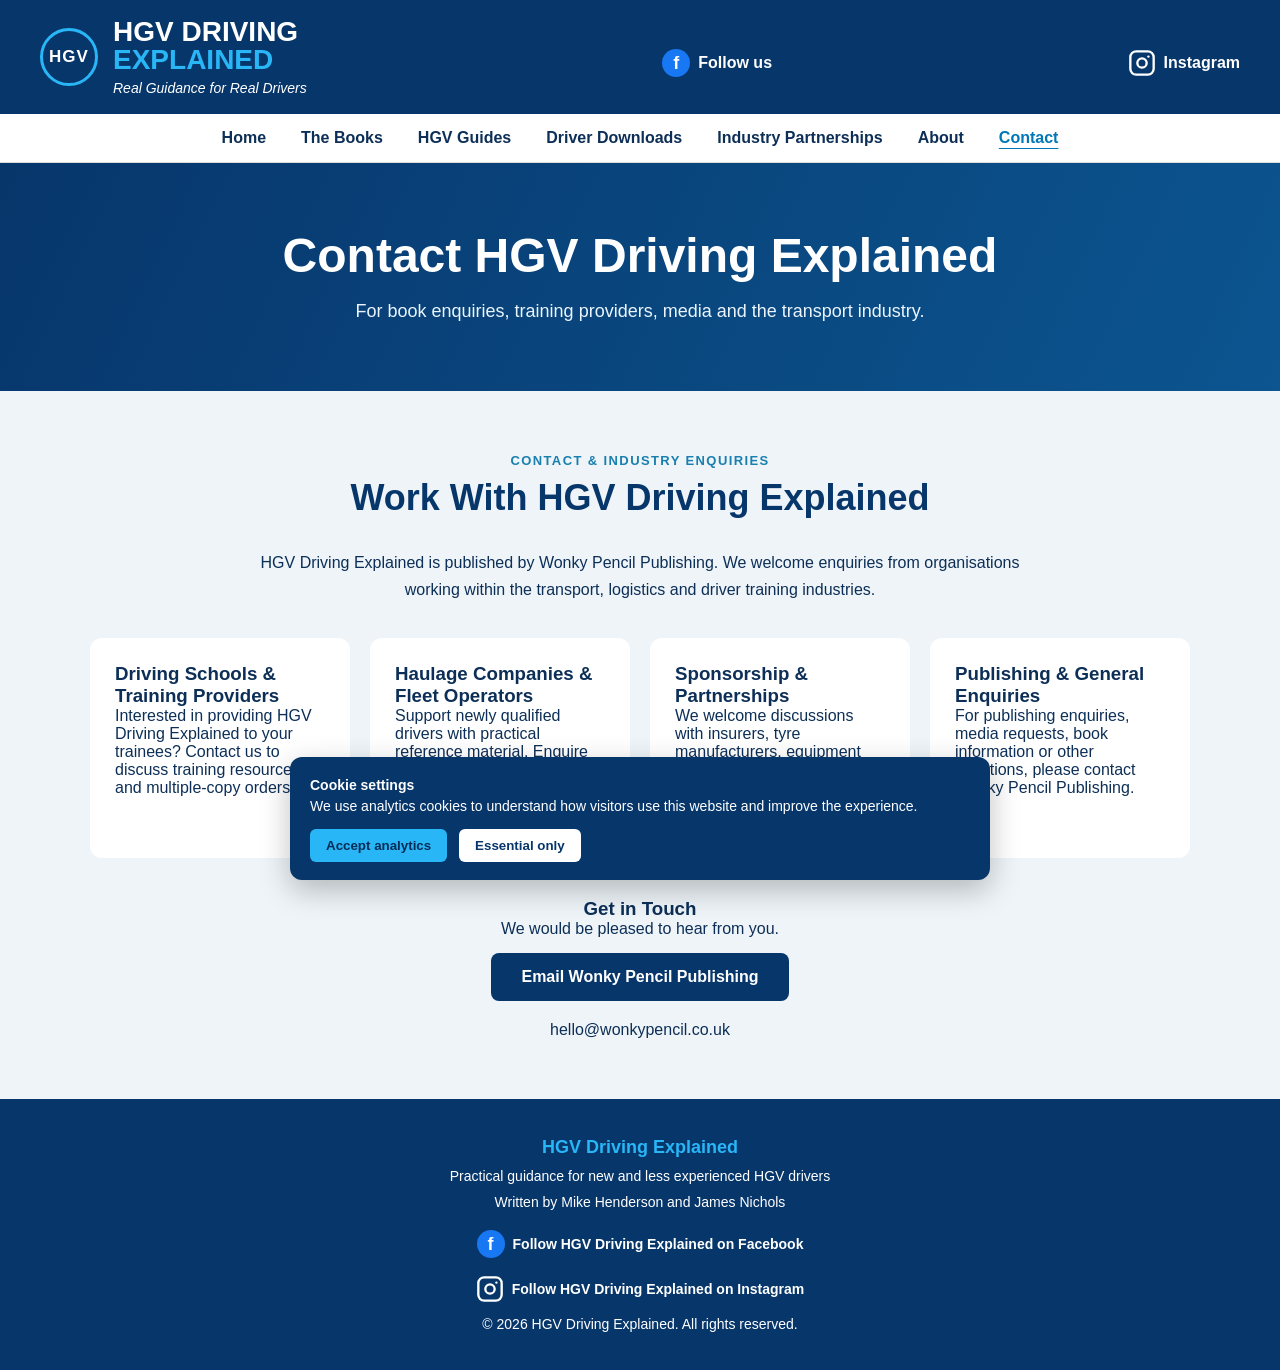
<file: contact.html>
<!DOCTYPE html>

<html lang="en-GB"><head><meta charset="utf-8"/><meta content="width=device-width, initial-scale=1" name="viewport"/><meta content="index,follow,max-image-preview:large" name="robots"/><title>Contact &amp; Business Enquiries | HGV Driving Explained</title><meta content="Contact Wonky Pencil Publishing about HGV Driving Explained, books, media, training providers and business enquiries." name="description"/><link href="https://www.hgvdrivingexplained.co.uk/contact.html" rel="canonical"/><meta content="Contact &amp; Business Enquiries" property="og:title"/><meta content="Contact Wonky Pencil Publishing about HGV Driving Explained, books, media, training providers and business enquiries." property="og:description"/><meta content="website" property="og:type"/><meta content="https://www.hgvdrivingexplained.co.uk/contact.html" property="og:url"/><meta content="https://www.hgvdrivingexplained.co.uk/hero-truck.jpg" property="og:image"/><meta content="summary_large_image" name="twitter:card"/><style>
    * {
      box-sizing: border-box;
      margin: 0;
      padding: 0;
    }
html {
    scroll-behavior: smooth;
}
    body {
      font-family: Arial, Helvetica, sans-serif;
      background: #ffffff;
      color: #0d2f57;
    }

    header {
      background: #07366b;
      color: white;
      padding: 18px 30px;
    }

    .topbar {
      max-width: 1200px;
      margin: 0 auto;
      display: flex;
      justify-content: space-between;
      align-items: center;
      gap: 20px;
    }

    .brand {
      display: flex;
      align-items: center;
      gap: 15px;
    }

    .truck-logo {
    width: 58px;
    height: 58px;
    border: 3px solid #29b6f6;
    border-radius: 50%;
    display: flex;
    align-items: center;
    justify-content: center;
    color: white;
    font-size: 17px;
    font-weight: bold;
    letter-spacing: 1px;
}

    .brand-text h1 {
      font-size: 28px;
      line-height: 1;
      color: white;
    }

    .brand-text h1 span {
      display: block;
      color: #29b6f6;
    }

    .brand-text p {
      margin-top: 6px;
      font-style: italic;
      font-size: 14px;
    }

    nav {
      background: #ffffff;
      border-bottom: 1px solid #ddd;
    }

    nav ul {
      max-width: 1200px;
      margin: 0 auto;
      list-style: none;
      display: flex;
      justify-content: center;
      gap: 35px;
      padding: 15px 20px;
    }

    nav a {
      text-decoration: none;
      color: #0d2f57;
      font-weight: bold;
    }

    nav a:hover {
      color: #e0a900;
    }

    .hero {
      min-height: 460px;
      background:
        linear-gradient(
          90deg,
          rgba(4, 41, 82, 0.95) 0%,
          rgba(4, 41, 82, 0.75) 45%,
          rgba(4, 41, 82, 0.15) 100%
        ),
        url("hero-truck.jpg");

      background-size: cover;
      background-position: center;
      display: flex;
      align-items: center;
    }

    .hero-content {
      width: 1200px;
      max-width: calc(100% - 40px);
      margin: 0 auto;
      color: white;
      padding: 50px 0;
    }

    .hero h2 {
      font-size: 58px;
      line-height: 0.95;
      max-width: 650px;
      text-transform: uppercase;
    }

    .hero h2 span {
      color: #29b6f6;
    }

    .hero p {
      font-size: 21px;
      max-width: 600px;
      margin-top: 20px;
      line-height: 1.4;
    }

    .hero ul {
      margin-top: 22px;
      list-style: none;
      font-size: 18px;
      line-height: 1.8;
    }

    .hero li::before {
      content: "✓";
      display: inline-block;
      margin-right: 10px;
      color: #7cdf68;
      font-weight: bold;
    }

    .hero-button {
      display: inline-block;
      margin-top: 25px;
      background: #29b6f6;
      color: #0d2f57;
      padding: 15px 24px;
      text-decoration: none;
      font-weight: bold;
      border-radius: 8px;
      font-size: 18px;
    }

    .hero-button:hover {
      background: #159bd7;
    }

    .feature-strip {
      background: #f3f7fb;
      border-bottom: 1px solid #dce4ee;
    }

    .feature-inner {
      max-width: 1200px;
      margin: 0 auto;
      display: grid;
      grid-template-columns: repeat(4, 1fr);
      text-align: center;
      padding: 22px 20px;
      gap: 20px;
    }

    .feature h3 {
      font-size: 16px;
      margin-bottom: 5px;
    }

    .feature p {
      font-size: 14px;
      color: #4b6177;
    }

    @media (max-width: 800px) {
      .topbar {
        flex-direction: column;
        text-align: center;
      }

      nav ul {
        flex-wrap: wrap;
        gap: 15px;
      }

      .hero {
        min-height: 500px;
        background-position: 65% center;
      }

      .hero h2 {
        font-size: 40px;
      }

      .hero p {
        font-size: 18px;
      }

      .feature-inner {
        grid-template-columns: repeat(2, 1fr);
      }
    }

    @media (max-width: 500px) {
      .brand-text h1 {
        font-size: 22px;
      }

      .hero h2 {
        font-size: 34px;
      }

      .feature-inner {
        grid-template-columns: 1fr;
      }
    }
    .about-guide {
    max-width: 1100px;
    margin: 0 auto;
    padding: 60px 30px;
}

.about-guide h2 {
    font-size: 36px;
    margin-bottom: 20px;
    color: #07366b;
}

.about-guide h2 span {
    color: #29b6f6;
}

.about-guide p {
    max-width: 850px;
    font-size: 18px;
    line-height: 1.7;
    margin-bottom: 16px;
    color: #334e68;
}
    @media (max-width: 500px) {
    .about-guide {
        padding: 35px 22px;
    }

    .about-guide h2 {
        font-size: 28px;
        line-height: 1.15;
        margin-bottom: 18px;
    }

    .about-guide p {
        font-size: 16px;
        line-height: 1.55;
        margin-bottom: 16px;
    }
}

.book-section {
    background: #f3f7fb;
}

.book-inner {
    max-width: 1100px;
    margin: 0 auto;
    padding: 60px 30px;
}

.book-inner h2 {
    color: #07366b;
    font-size: 36px;
    margin-bottom: 18px;
}

.book-inner h2 span {
    color: #29b6f6;
}

.book-inner p {
    max-width: 800px;
    color: #334e68;
    font-size: 18px;
    line-height: 1.7;
    margin-bottom: 16px;
}

.book-status {
    display: inline-block;
    margin-top: 8px;
    padding: 10px 18px;
    border-radius: 6px;
    background: #07366b;
    color: white;
    font-weight: bold;
}

.book-buy-grid {
    display: grid;
    grid-template-columns: 280px 1fr;
    gap: 34px;
    align-items: start;
    margin-top: 30px;
}

.book-cover-wrap {
    position: relative;
    max-width: 280px;
    margin: 0 auto;
}

.book-cover-wrap img {
    width: 100%;
    display: block;
    border-radius: 8px;
    box-shadow: 0 16px 36px rgba(7,54,107,.22);
}


.book-options {
    display: grid;
    gap: 14px;
}

.book-option {
    background: #fff;
    border: 1px solid #d9e6f2;
    border-radius: 12px;
    padding: 18px 20px;
    box-shadow: 0 7px 18px rgba(7,54,107,.07);
}

.book-option h3 {
    color: #07366b;
    font-size: 21px;
    margin-bottom: 6px;
}

.book-option p {
    font-size: 15px;
    line-height: 1.5;
    margin-bottom: 12px;
}

.book-option .price {
    color: #07366b;
    font-size: 24px;
    font-weight: 900;
    margin-bottom: 12px;
}

.book-buy-button {
    display: inline-block;
    background: #07366b;
    color: #fff;
    text-decoration: none;
    font-weight: 800;
    padding: 11px 16px;
    border-radius: 7px;
}

.book-buy-button:hover {
    background: #0b4f91;
}

.book-buy-button.deluxe {
    background: #d8a827;
    color: #08284b;
}

.book-buy-button.deluxe:hover {
    background: #edc54d;
}

.fulfil-note {
    color: #5a7087;
    font-size: 13px !important;
    margin-top: 9px !important;
}

@media (max-width: 760px) {
    .book-buy-grid {
        grid-template-columns: 1fr;
    }
    .book-cover-wrap {
        max-width: 235px;
    }
}
    
    .site-footer {
    background: #07366b;
    color: white;
    text-align: center;
    padding: 30px 20px;
}

.site-footer p {
    margin: 5px 0;
    font-size: 14px;
    line-height: 1.5;
}

.site-footer .footer-title {
    color: #29b6f6;
    font-size: 18px;
    font-weight: bold;
}
      /* Desktop layout fixes */
@media (min-width: 501px) {
    .feature-inner {
        gap: 20px;
        padding: 24px 30px;
    }

    .feature h3 {
        font-size: 16px;
        line-height: 1.25;
    }

    .feature p {
        font-size: 14px;
        line-height: 1.4;
    }

    .book-section {
        background: #f3f7fb;
    }

    .book-inner {
        max-width: 1100px;
        margin: 0 auto;
        padding: 55px 30px;
    }

    .book-inner h2 {
        color: #07366b;
        font-size: 36px;
        margin-bottom: 18px;
    }

    .book-inner h2 span {
        color: #29b6f6;
    }

    .book-inner p {
        max-width: 800px;
        color: #334e68;
        font-size: 18px;
        line-height: 1.7;
        margin-bottom: 16px;
    }

    .book-status {
        display: inline-block;
        margin-top: 8px;
        padding: 10px 18px;
        border-radius: 6px;
        background: #07366b;
        color: white;
        font-weight: bold;
    }
}
      /* Portrait mobile layout fixes */
@media (max-width: 500px) {
    .feature-inner {
        grid-template-columns: 1fr 1fr;
        gap: 24px 12px;
        padding: 28px 18px;
    }

    .feature h3 {
        font-size: 14px;
        line-height: 1.25;
    }

    .feature p {
        font-size: 13px;
        line-height: 1.4;
    }

    .book-inner {
        padding: 35px 22px;
    }

    .book-inner h2 {
        font-size: 28px;
        line-height: 1.15;
        margin-bottom: 18px;
    }

    .book-inner p {
        font-size: 16px;
        line-height: 1.55;
        margin-bottom: 16px;
    }

    .book-status {
        font-size: 14px;
        line-height: 1.4;
    }
}
    .content-inner { width: min(1100px, calc(100% - 44px)); margin: 0 auto; }
    .inside-guide, .faq-section { padding: 65px 0; background: #ffffff; }
    .content-heading { max-width: 780px; margin: 0 auto 30px; text-align: center; }
    .content-heading span, .section-label { color: #197faf; font-size: 13px; font-weight: bold; letter-spacing: 1.4px; }
    .content-heading h2, .resource-section h2 { color: #07366b; font-size: 36px; margin: 8px 0 12px; }
    .content-heading p, .resource-section p { color: #334e68; font-size: 17px; line-height: 1.65; }
    .topic-grid { display: grid; grid-template-columns: repeat(3, minmax(0, 1fr)); gap: 18px; }
    .topic-card { background: #f3f7fb; border: 1px solid #dce4ee; border-radius: 12px; padding: 22px; }
    .topic-icon { font-size: 29px; margin-bottom: 10px; }
    .topic-card h3 { color: #07366b; font-size: 18px; margin-bottom: 8px; }
    .topic-card p { color: #4b6177; font-size: 15px; line-height: 1.55; }
    .resource-section { padding: 65px 0; background: #07366b; color: #ffffff; }
    .resource-inner { display: grid; grid-template-columns: 1fr 1fr; gap: 42px; align-items: center; }
    .resource-section h2, .resource-section p { color: #ffffff; }
    .resource-section p + p { margin-top: 14px; }
    .resource-list { display: grid; gap: 12px; }
    .resource-list div { background: rgba(255,255,255,.1); border-left: 4px solid #29b6f6; padding: 16px 18px; }
    .resource-list strong, .resource-list span { display: block; }
    .resource-list span { margin-top: 4px; color: #dceafa; font-size: 14px; line-height: 1.5; }
    .faq-section { background: #f3f7fb; }
    .faq-list { max-width: 900px; margin: 0 auto; display: grid; gap: 12px; }
    .faq-list details { background: #ffffff; border: 1px solid #d5e0eb; border-radius: 10px; padding: 0 20px; }
    .faq-list summary { cursor: pointer; color: #07366b; font-size: 17px; font-weight: bold; padding: 18px 32px 18px 0; }
    .faq-list details p { color: #334e68; font-size: 15px; line-height: 1.6; padding: 0 0 18px; }
    @media (max-width: 800px) {
      .topic-grid { grid-template-columns: repeat(2, minmax(0, 1fr)); }
      .resource-inner { grid-template-columns: 1fr; }
    }
    @media (max-width: 500px) {
      .inside-guide, .resource-section, .faq-section { padding: 45px 0; }
      .content-inner { width: calc(100% - 36px); }
      .content-heading h2, .resource-section h2 { font-size: 28px; }
      .topic-grid { grid-template-columns: 1fr; }
      .topic-card { padding: 18px; }
    }

    /* Paid driver downloads */
    .download-section {
      position: relative;
      overflow: hidden;
      padding: 76px 0;
      background:
        radial-gradient(circle at 12% 10%, rgba(41,182,246,.12), transparent 34%),
        linear-gradient(180deg, #f8fbfe 0%, #eef5fb 100%);
      border-top: 1px solid #dce4ee;
      border-bottom: 1px solid #dce4ee;
    }

    .download-intro {
      max-width: 820px;
      margin: 0 auto 34px;
      text-align: center;
    }

    .download-intro .section-label {
      display: inline-block;
      padding: 7px 12px;
      border-radius: 999px;
      background: #e5f6ff;
      color: #0d6f9f;
      font-size: 12px;
      letter-spacing: 1.5px;
      font-weight: 800;
    }

    .download-intro h2 {
      color: #07366b;
      font-size: 40px;
      margin: 12px 0 12px;
      line-height: 1.05;
    }

    .download-intro p {
      color: #334e68;
      font-size: 17px;
      line-height: 1.7;
    }

    .bundle-offer {
      position: relative;
      max-width: 980px;
      margin: 0 auto 22px;
      padding: 34px;
      background: linear-gradient(135deg, #052c58 0%, #07366b 55%, #0b4b86 100%);
      color: #ffffff;
      border-radius: 18px;
      box-shadow: 0 18px 45px rgba(7,54,107,.18);
      border: 1px solid rgba(255,255,255,.12);
    }

    .bundle-badge {
      display: inline-block;
      padding: 7px 12px;
      border-radius: 999px;
      background: #ffd400;
      color: #0d2f57;
      font-size: 12px;
      font-weight: 900;
      letter-spacing: 1px;
      margin-bottom: 12px;
    }

    .bundle-layout {
      display: grid;
      grid-template-columns: 1.25fr .75fr;
      gap: 34px;
      align-items: center;
    }

    .bundle-offer h3 {
      font-size: 30px;
      line-height: 1.1;
      margin-bottom: 10px;
    }

    .bundle-offer p {
      color: #e9f4ff;
      line-height: 1.65;
      margin: 0;
    }

    .bundle-highlights {
      display: flex;
      flex-wrap: wrap;
      gap: 8px;
      margin-top: 18px;
    }

    .bundle-highlights span {
      display: inline-block;
      padding: 8px 11px;
      border-radius: 8px;
      background: rgba(255,255,255,.10);
      border: 1px solid rgba(255,255,255,.12);
      font-size: 13px;
      font-weight: 700;
      color: #ffffff;
    }

    .bundle-buybox {
      text-align: center;
      padding: 22px;
      border-radius: 14px;
      background: rgba(255,255,255,.08);
      border: 1px solid rgba(255,255,255,.15);
    }

    .bundle-buybox .small-label {
      display: block;
      font-size: 12px;
      text-transform: uppercase;
      letter-spacing: 1.2px;
      color: #c9e6f8;
      font-weight: 800;
    }

    .bundle-price {
      font-size: 44px;
      font-weight: 900;
      color: #ffffff;
      margin: 5px 0 2px;
      line-height: 1;
    }

    .bundle-saving {
      display: inline-block;
      margin: 8px 0 14px;
      padding: 6px 10px;
      border-radius: 999px;
      background: #ffd400;
      color: #0d2f57;
      font-size: 13px;
      font-weight: 900;
    }

    .shop-button {
      display: inline-block;
      background: #29b6f6;
      color: #062d58;
      padding: 14px 20px;
      border-radius: 9px;
      text-decoration: none;
      font-weight: 900;
      margin: 5px;
      box-shadow: 0 6px 16px rgba(0,0,0,.12);
    }

    .shop-button:hover {
      background: #53c8fb;
      transform: translateY(-1px);
    }

    .download-benefits {
      max-width: 980px;
      margin: 0 auto 24px;
      display: grid;
      grid-template-columns: repeat(3, 1fr);
      gap: 10px;
    }

    .download-benefits div {
      background: #ffffff;
      border: 1px solid #dce4ee;
      border-radius: 10px;
      padding: 13px 12px;
      text-align: center;
      color: #334e68;
      font-size: 13px;
      font-weight: 700;
      box-shadow: 0 4px 14px rgba(7,54,107,.05);
    }

    .guide-download-grid {
      max-width: 980px;
      margin: 0 auto;
      display: grid;
      grid-template-columns: repeat(2, minmax(0, 1fr));
      gap: 14px;
    }

    .guide-download-card {
      background: #ffffff;
      border: 1px solid #d8e3ed;
      border-radius: 12px;
      padding: 16px 18px;
      display: grid;
      grid-template-columns: 64px minmax(0, 1fr) auto;
      align-items: center;
      gap: 16px;
      box-shadow: 0 6px 18px rgba(7,54,107,.06);
      transition: transform .15s ease, box-shadow .15s ease;
    }

    .guide-download-card:hover {
      transform: translateY(-2px);
      box-shadow: 0 10px 24px rgba(7,54,107,.10);
    }

    .guide-thumb {
      width: 64px;
      height: 64px;
      object-fit: cover;
      display: block;
      border-radius: 10px;
      border: 1px solid #d8e3ed;
      box-shadow: 0 4px 12px rgba(7,54,107,.08);
      background: #f7fbff;
    }

    .guide-meta {
      min-width: 0;
    }

    .guide-download-card strong {
      display: block;
      color: #07366b;
      font-size: 15px;
      line-height: 1.35;
    }

    .guide-download-card span {
      display: block;
      margin-top: 6px;
      color: #587089;
      font-size: 13px;
      font-weight: 700;
    }

    .guide-download-card a {
      flex: 0 0 auto;
      text-decoration: none;
      background: #ffd400;
      color: #0d2f57;
      padding: 10px 13px;
      border-radius: 8px;
      font-size: 13px;
      font-weight: 900;
      white-space: nowrap;
    }

    .guide-download-card a:hover {
      background: #e8be00;
    }

    .safety-note {
      max-width: 980px;
      margin: 24px auto 0;
      padding: 15px 18px;
      border-radius: 10px;
      background: #fffdf2;
      border: 1px solid #eadb9b;
      color: #5b532e;
      font-size: 13px;
      line-height: 1.55;
    }

    @media (max-width: 800px) {
      .bundle-layout { grid-template-columns: 1fr; }
      .bundle-buybox { text-align: left; }
      .download-benefits { grid-template-columns: 1fr; }
    }

    @media (max-width: 700px) {
      .download-section { padding: 50px 0; }
      .download-intro h2 { font-size: 31px; }
      .bundle-offer { padding: 24px 20px; }
      .bundle-offer h3 { font-size: 25px; }
      .bundle-price { font-size: 38px; }
      .guide-download-grid { grid-template-columns: 1fr; }
    }

    @media (max-width: 430px) {
      .guide-download-card {
        grid-template-columns: 56px minmax(0, 1fr);
        gap: 14px;
      }
      .guide-thumb {
        width: 56px;
        height: 56px;
      }
      .guide-download-card a {
        grid-column: 1 / -1;
        width: 100%;
        text-align: center;
      }
      .bundle-buybox { padding: 18px; }
    }
  
/* Cookie consent */
.cookie-banner {
  position: fixed;
  left: 20px;
  right: 20px;
  bottom: 20px;
  max-width: 700px;
  margin: auto;
  background: #07366b;
  color: white;
  padding: 18px 20px;
  border-radius: 12px;
  box-shadow: 0 10px 30px rgba(0,0,0,.25);
  z-index: 9999;
  font-size: 14px;
  line-height: 1.5;
}
.cookie-banner button {
  margin: 12px 8px 0 0;
  padding: 9px 16px;
  border: 0;
  border-radius: 6px;
  cursor: pointer;
  font-weight: bold;
}
.cookie-accept { background:#29b6f6; color:#062d58; }
.cookie-reject { background:#ffffff; color:#07366b; }


.social-link {
  display: inline-flex;
  align-items: center;
  gap: 8px;
  color: white;
  text-decoration: none;
  font-weight: bold;
  margin-top: 12px;
}

.social-link:hover {
  color: #29b6f6;
}

.facebook-icon {
  display: inline-flex;
  width: 28px;
  height: 28px;
  border-radius: 50%;
  align-items: center;
  justify-content: center;
  background: #1877f2;
  color: white;
  font-weight: 900;
  font-size: 18px;
}


/* Conversion-focused mobile layout: desktop and all original sections preserved */
.mobile-buy-panel { display:none; }
@media (max-width: 760px) {
  header { padding: 10px 15px; }
  .topbar { flex-direction: row; justify-content: center; gap: 0; }
  .brand { gap: 10px; }
  .truck-logo { width: 42px; height: 42px; border-width: 2px; font-size: 13px; flex-shrink: 0; }
  .brand-text h1 { font-size: 19px; line-height: 1.05; text-align: left; }
  .brand-text p { font-size: 11px; margin-top: 3px; text-align: left; }
  .topbar > .social-link { display: none; }
  nav ul { flex-wrap: nowrap; justify-content: flex-start; overflow-x: auto; gap: 18px; padding: 11px 14px; scrollbar-width: thin; -webkit-overflow-scrolling: touch; }
  nav li { flex: 0 0 auto; }
  nav a { font-size: 13px; white-space: nowrap; }
  .mobile-buy-panel { display: block; padding: 18px 17px 20px; background: #f3f7fb; border-bottom: 1px solid #dce4ee; }
  .mobile-buy-head { display: grid; grid-template-columns: 116px minmax(0,1fr); align-items: center; gap: 15px; max-width: 480px; margin: 0 auto 14px; }
  .mobile-buy-head img { width: 116px; height: auto; border-radius: 5px; box-shadow: 0 8px 20px rgba(7,54,107,.18); }
  .mobile-buy-kicker { color: #147eaf; font-size: 10px; font-weight: 800; letter-spacing: .8px; margin-bottom: 5px; }
  .mobile-buy-head h2 { color: #07366b; font-size: clamp(19px, 5vw, 25px); line-height: 1.08; margin-bottom: 7px; }
  .mobile-buy-head p:not(.mobile-buy-kicker) { color: #405c75; font-size: 12px; line-height: 1.4; margin-bottom: 9px; }
  .mobile-main-price { color: #07366b; font-size: 18px; }
  .mobile-main-button { display: block; max-width: 480px; margin: 0 auto; padding: 14px 12px; background: #07366b; color: white; text-align: center; border-radius: 8px; text-decoration: none; font-size: 16px; font-weight: 800; }
  .mobile-alternatives { display: grid; grid-template-columns: 1fr 1fr; max-width: 480px; margin: 9px auto 0; gap: 9px; }
  .mobile-alternatives a { padding: 11px 7px; border: 1px solid #c7d9e8; border-radius: 7px; background: white; color: #07366b; text-decoration: none; font-size: 12px; text-align: center; }
  .mobile-alternatives strong { white-space: nowrap; }
  .mobile-details-link { display: block; margin: 13px auto 0; color: #075d8d; text-align: center; font-size: 12px; font-weight: bold; }
  .hero { min-height: 0; background-position: center; }
  .hero-content { padding: 30px 0; }
  .hero h2 { font-size: 30px; }
  .hero p { font-size: 16px; margin-top: 12px; }
  .hero ul { font-size: 14px; line-height: 1.5; margin-top: 14px; }
  .hero li { margin-bottom: 7px; }
  .hero-button { font-size: 13px; padding: 11px 13px; margin-top: 14px; }
  .feature-inner { padding-top: 18px; padding-bottom: 18px; }
}
@media (max-width: 360px) {
  .mobile-buy-head { grid-template-columns: 94px minmax(0,1fr); gap: 12px; }
  .mobile-buy-head img { width: 94px; }
  .mobile-alternatives a { font-size: 11px; }
}


/* Multi-page additions */
.page-intro{background:linear-gradient(115deg,#07366b,#0c5590);color:#fff;padding:65px 22px;text-align:center}
.page-intro h1{font-size:clamp(30px,5vw,48px);margin:0 auto 14px;max-width:900px}
.page-intro p{max-width:800px;margin:auto;color:#eaf5ff;font-size:18px;line-height:1.6}
.quick-grid{display:grid;grid-template-columns:repeat(3,minmax(0,1fr));gap:18px;max-width:1100px;margin:30px auto}
.quick-card{background:#fff;border:1px solid #dce4ee;border-radius:12px;padding:24px;box-shadow:0 6px 20px rgba(0,0,0,.05)}
.quick-card h3{margin-bottom:10px;color:#07366b}.quick-card p{color:#455f76;line-height:1.6;margin-bottom:15px}
.quick-card a,.simple-cta{display:inline-block;background:#07366b;color:#fff;text-decoration:none;font-weight:bold;padding:11px 17px;border-radius:8px}
.simple-section{padding:55px 22px}.simple-section.alt{background:#f3f7fb}
.simple-content{max-width:1100px;margin:auto}.simple-content h2{font-size:32px;margin-bottom:16px;color:#07366b}.simple-content>p{color:#455f76;line-height:1.7;margin-bottom:18px}
.site-nav a[aria-current=page]{color:#0077b6;text-decoration:underline;text-underline-offset:5px}
.small-note{font-size:14px;color:#55718b;line-height:1.55}
@media(max-width:800px){.quick-grid{grid-template-columns:1fr}.page-intro{padding:45px 20px}.simple-section{padding:40px 18px}}

/* Bulk order enquiry sections */
.bulk-order-block {background:#eaf3fb;padding:48px 20px;border-top:1px solid #dce4ee;}
.bulk-order-block .content-inner {max-width:1050px;margin:auto;}
.bulk-order-block h2 {font-size:clamp(25px,3vw,34px);color:#07366b;margin-bottom:12px;}
.bulk-order-block p {font-size:17px;line-height:1.65;color:#334e68;margin-bottom:20px;max-width:780px;}
</style><script>window.dataLayer=window.dataLayer||[];function gtag(){dataLayer.push(arguments)};gtag('consent','default',{'analytics_storage':'denied'});gtag('js',new Date());gtag('config','G-V51933GV2G');</script><script async="" src="https://www.googletagmanager.com/gtag/js?id=G-V51933GV2G"></script><style id="native-mobile-nav-css">
/* Native HTML disclosure: works without JavaScript, including local previews. */
.site-nav .mobile-nav-details{display:contents}
.site-nav .mobile-nav-details>summary{display:none}
@media(max-width:760px){
 .site-nav .mobile-nav-details{display:block;width:100%}
 .site-nav .mobile-nav-details>summary{display:flex;align-items:center;justify-content:space-between;list-style:none;padding:14px 20px;background:#fff;color:#07366b;border-bottom:1px solid #dce4ee;font-size:16px;font-weight:800;cursor:pointer;user-select:none}
 .site-nav .mobile-nav-details>summary::-webkit-details-marker{display:none}
 .site-nav .mobile-nav-details>summary::after{content:'☰';font-size:22px;line-height:1}
 .site-nav .mobile-nav-details[open]>summary::after{content:'×'}
 .site-nav .mobile-nav-details>ul{display:none!important;overflow:visible!important;flex-direction:column!important;flex-wrap:nowrap!important;gap:0!important;padding:0!important;margin:0!important;max-width:none!important}
 .site-nav .mobile-nav-details[open]>ul{display:flex!important}
 .site-nav .mobile-nav-details li{width:100%;flex:none!important;border-bottom:1px solid #e6eef4}
 .site-nav .mobile-nav-details li a{display:block;padding:13px 20px;font-size:15px;white-space:normal!important}
 .site-nav .mobile-nav-details a[aria-current="page"]{background:#edf6fc}
}

/* Desktop navigation remains visible; compact disclosure is mobile-only. */
.site-nav .desktop-nav-links{display:flex!important;}
.site-nav .mobile-nav-details{display:none!important;}
@media(max-width:760px){
 .site-nav .desktop-nav-links{display:none!important;}
 .site-nav .mobile-nav-details{display:block!important;}
}
</style></head><body id="home"><header>
<div class="topbar">
<div class="brand">
<div class="truck-logo">HGV</div>
<div class="brand-text">
<h1>
    HGV DRIVING
    <span>EXPLAINED</span>
</h1>
<p>Real Guidance for Real Drivers</p>
</div>
</div>
<a class="social-link" href="https://www.facebook.com/share/1F2YcsDCcH/" onclick="trackClick('hgv_facebook_click')" rel="noopener" target="_blank">
<span class="facebook-icon">f</span>
        Follow us
      </a>
<a class="social-link" href="https://www.instagram.com/hgvdriving/" onclick="trackClick('hgv_instagram_click')" rel="noopener" target="_blank">
<svg aria-hidden="true" class="instagram-icon" fill="none" height="28" stroke="currentColor" stroke-linecap="round" stroke-linejoin="round" stroke-width="2" viewbox="0 0 24 24" width="28"><rect height="20" rx="5" width="20" x="2" y="2"></rect><circle cx="12" cy="12" r="4"></circle><circle cx="17.5" cy="6.5" fill="currentColor" r="1" stroke="none"></circle></svg>
        Instagram
      </a>
</div>
</header><nav aria-label="Main navigation" class="site-nav" id="main-navigation"><ul class="desktop-nav-links"><li><a href="index.html">Home</a></li><li><a href="books.html">The Books</a></li><li><a href="guides.html">HGV Guides</a></li><li><a href="downloads.html">Driver Downloads</a></li><li><a href="industry-partnerships.html">Industry Partnerships</a></li><li><a href="about.html">About</a></li><li><a aria-current="page" href="contact.html">Contact</a></li></ul><details class="mobile-nav-details"><summary>Menu</summary><ul id="mobile-nav-links"><li><a href="index.html">Home</a></li><li><a href="books.html">The Books</a></li><li><a href="guides.html">HGV Guides</a></li><li><a href="downloads.html">Driver Downloads</a></li><li><a href="industry-partnerships.html">Industry Partnerships</a></li><li><a href="about.html">About</a></li><li><a aria-current="page" href="contact.html">Contact</a></li></ul></details></nav><main><section class="page-intro"><h1>Contact HGV Driving Explained</h1><p>For book enquiries, training providers, media and the transport industry.</p></section><section id="contact" style="background:#eef4f8; padding:60px 20px;">
<div class="content-inner" style="max-width:1100px; margin:auto;">
<div class="content-heading">
<span>CONTACT &amp; INDUSTRY ENQUIRIES</span>
<h2>Work With HGV Driving Explained</h2>
</div>
<p style="text-align:center; max-width:800px; margin:20px auto 35px; line-height:1.7;">
      HGV Driving Explained is published by Wonky Pencil Publishing.
      We welcome enquiries from organisations working within the
      transport, logistics and driver training industries.
    </p>
<div style="display:grid; grid-template-columns:repeat(auto-fit,minmax(220px,1fr)); gap:20px;">
<div style="background:white; padding:25px; border-radius:12px;">
<h3>Driving Schools &amp; Training Providers</h3>
<p>Interested in providing HGV Driving Explained to your trainees?
        Contact us to discuss training resources and multiple-copy orders.</p>
</div>
<div style="background:white; padding:25px; border-radius:12px;">
<h3>Haulage Companies &amp; Fleet Operators</h3>
<p>Support newly qualified drivers with practical reference material.
        Enquire about supplying copies to your drivers and employees.</p>
</div>
<div style="background:white; padding:25px; border-radius:12px;">
<h3>Sponsorship &amp; Partnerships</h3>
<p>We welcome discussions with insurers, tyre manufacturers,
        equipment suppliers and other businesses interested in
        supporting professional driver education.</p>
</div>
<div style="background:white; padding:25px; border-radius:12px;">
<h3>Publishing &amp; General Enquiries</h3>
<p>For publishing enquiries, media requests, book information
        or other questions, please contact Wonky Pencil Publishing.</p>
</div>
</div>
<div style="text-align:center; margin-top:40px;">
<h3>Get in Touch</h3>
<p>We would be pleased to hear from you.</p>
<a href="mailto:hello@wonkypencil.co.uk?subject=HGV%20Driving%20Explained%20Enquiry" onclick="trackClick('contact_click')" style="display:inline-block; background:#07366b; color:white;
         padding:15px 30px; border-radius:8px; text-decoration:none;
         font-weight:bold; margin-top:15px;">
         Email Wonky Pencil Publishing
      </a>
<p style="margin-top:20px;">
        hello@wonkypencil.co.uk
      </p>
</div>
</div>
</section></main><footer class="site-footer">
<p class="footer-title">HGV Driving Explained</p>
<p>Practical guidance for new and less experienced HGV drivers</p>
<p>Written by Mike Henderson and James Nichols</p>
<p>
<a class="social-link" href="https://www.facebook.com/share/1F2YcsDCcH/" onclick="trackClick('hgv_facebook_click')" rel="noopener" target="_blank">
<span class="facebook-icon">f</span>
        Follow HGV Driving Explained on Facebook
      </a>
</p>
<p>
<a class="social-link" href="https://www.instagram.com/hgvdriving/" onclick="trackClick('hgv_instagram_click')" rel="noopener" target="_blank">
<svg aria-hidden="true" class="instagram-icon" fill="none" height="28" stroke="currentColor" stroke-linecap="round" stroke-linejoin="round" stroke-width="2" viewbox="0 0 24 24" width="28"><rect height="20" rx="5" width="20" x="2" y="2"></rect><circle cx="12" cy="12" r="4"></circle><circle cx="17.5" cy="6.5" fill="currentColor" r="1" stroke="none"></circle></svg>
        Follow HGV Driving Explained on Instagram
      </a>
</p>
<p>© 2026 HGV Driving Explained. All rights reserved.</p>
</footer><div class="cookie-banner" id="cookie-banner" style="display:none;">
<div><strong>Cookie settings</strong></div>
<div>We use analytics cookies to understand how visitors use this website and improve the experience.</div>
<button class="cookie-accept" onclick="acceptCookies()">Accept analytics</button>
<button class="cookie-reject" onclick="rejectCookies()">Essential only</button>
</div><script>
function acceptCookies(){
  localStorage.setItem('hgv_cookie_consent','accepted');
  if (typeof gtag === 'function') gtag('consent','update',{'analytics_storage':'granted'});
  document.getElementById('cookie-banner').style.display='none';
  if (typeof gtag === 'function') {
    gtag('event','cookie_consent_accepted');
  }
}
function rejectCookies(){
  localStorage.setItem('hgv_cookie_consent','rejected');
  if (typeof gtag === 'function') gtag('consent','update',{'analytics_storage':'denied'});
  document.getElementById('cookie-banner').style.display='none';
}
if(!localStorage.getItem('hgv_cookie_consent')){
  document.getElementById('cookie-banner').style.display='block';
}
function trackClick(name){
  if(typeof gtag === 'function'){
    gtag('event', name);
  }
}

if(localStorage.getItem('hgv_cookie_consent')==='accepted' && typeof gtag==='function'){gtag('consent','update',{'analytics_storage':'granted'});}
</script></body></html>
</file>
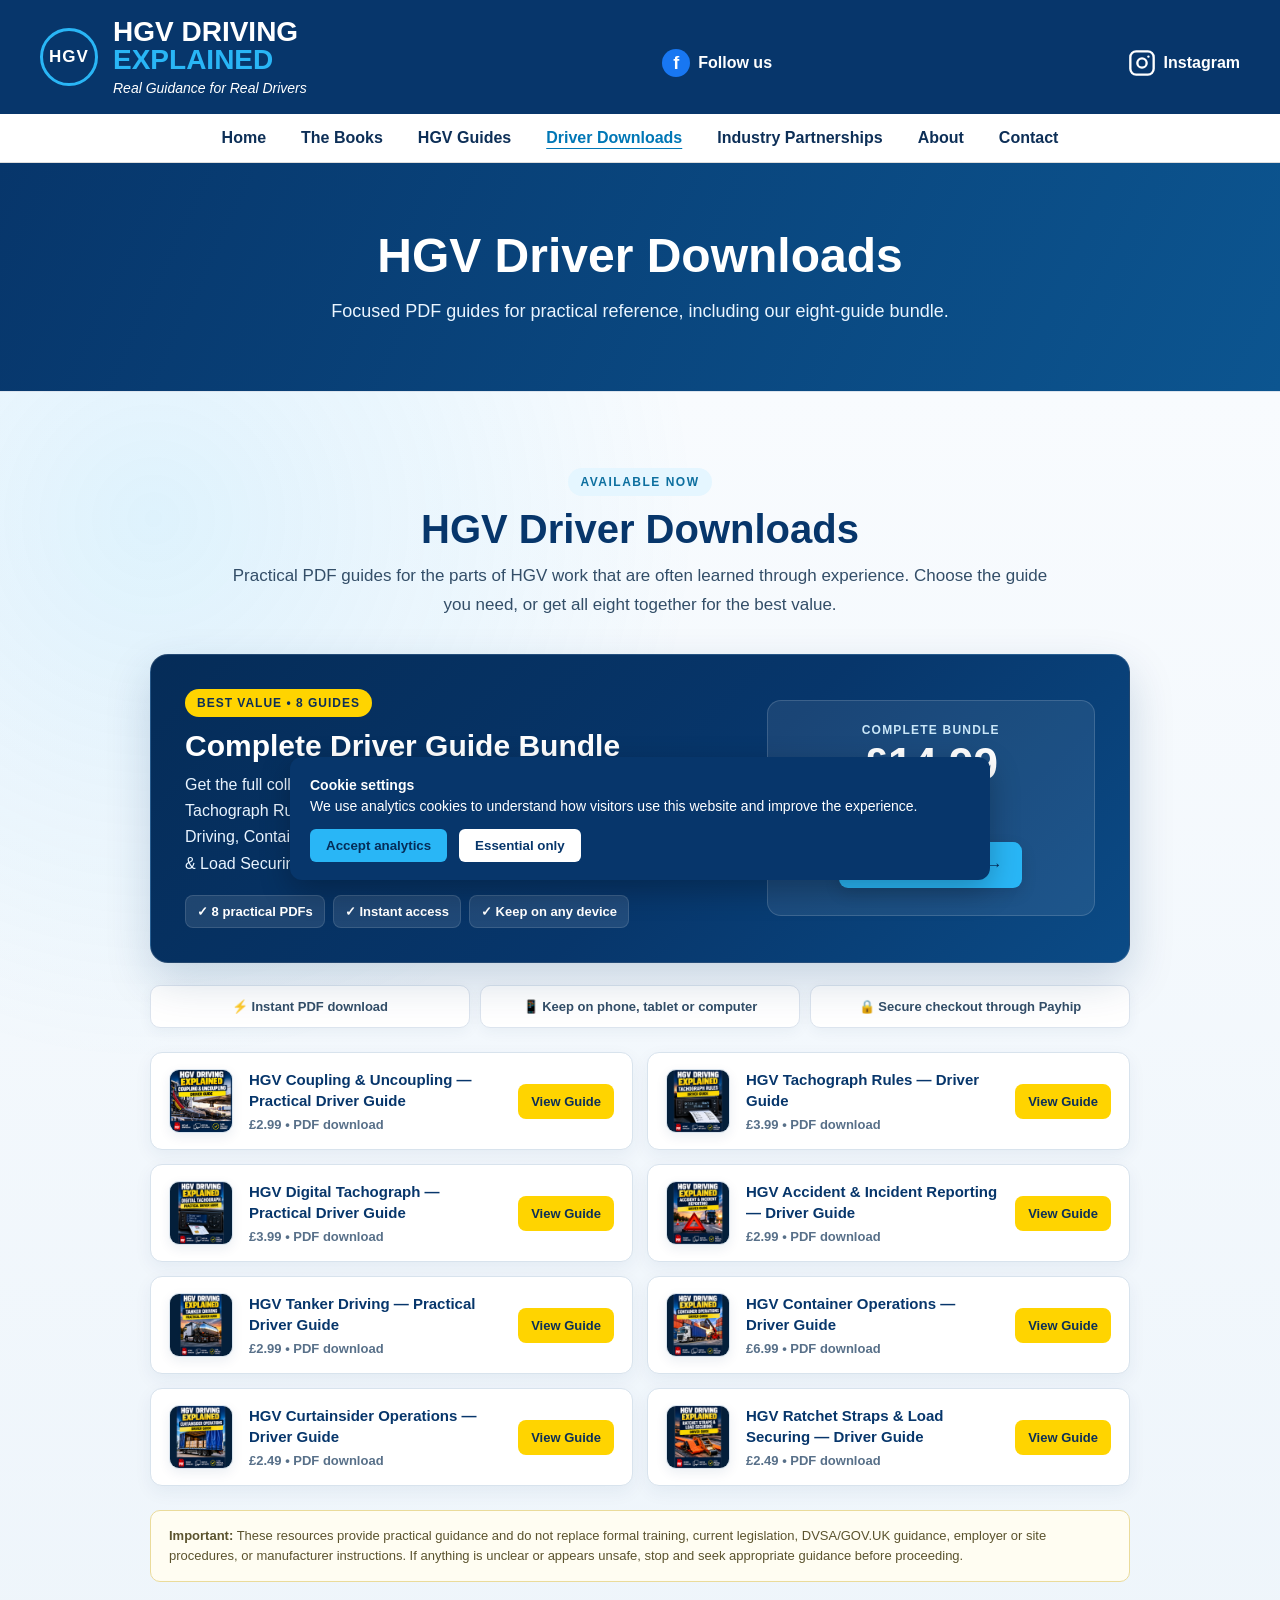
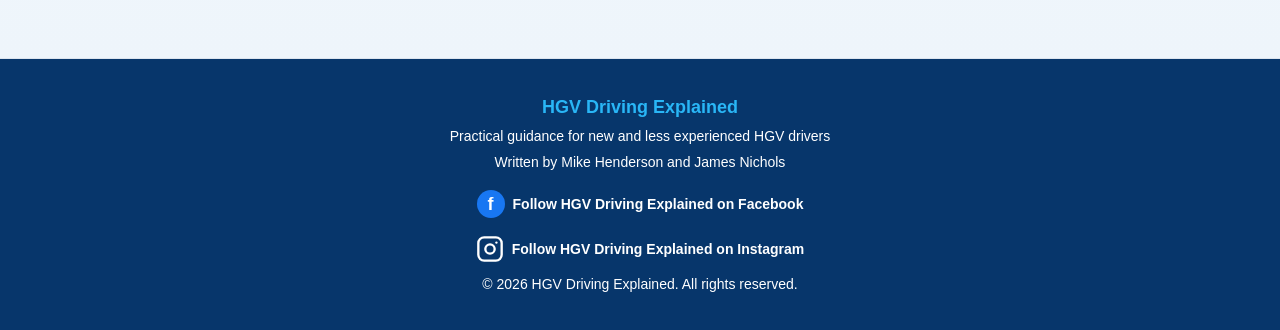
<file: downloads.html>
<!DOCTYPE html>

<html lang="en-GB"><head><meta charset="utf-8"/><meta content="width=device-width, initial-scale=1" name="viewport"/><meta content="index,follow,max-image-preview:large" name="robots"/><title>HGV Driver PDF Downloads | HGV Driving Explained</title><meta content="Practical downloadable HGV driver guides including coupling, tachographs, tankers, containers, curtainsiders and load security." name="description"/><link href="https://www.hgvdrivingexplained.co.uk/downloads.html" rel="canonical"/><meta content="HGV Driver PDF Downloads" property="og:title"/><meta content="Practical downloadable HGV driver guides including coupling, tachographs, tankers, containers, curtainsiders and load security." property="og:description"/><meta content="website" property="og:type"/><meta content="https://www.hgvdrivingexplained.co.uk/downloads.html" property="og:url"/><meta content="https://www.hgvdrivingexplained.co.uk/hero-truck.jpg" property="og:image"/><meta content="summary_large_image" name="twitter:card"/><style>
    * {
      box-sizing: border-box;
      margin: 0;
      padding: 0;
    }
html {
    scroll-behavior: smooth;
}
    body {
      font-family: Arial, Helvetica, sans-serif;
      background: #ffffff;
      color: #0d2f57;
    }

    header {
      background: #07366b;
      color: white;
      padding: 18px 30px;
    }

    .topbar {
      max-width: 1200px;
      margin: 0 auto;
      display: flex;
      justify-content: space-between;
      align-items: center;
      gap: 20px;
    }

    .brand {
      display: flex;
      align-items: center;
      gap: 15px;
    }

    .truck-logo {
    width: 58px;
    height: 58px;
    border: 3px solid #29b6f6;
    border-radius: 50%;
    display: flex;
    align-items: center;
    justify-content: center;
    color: white;
    font-size: 17px;
    font-weight: bold;
    letter-spacing: 1px;
}

    .brand-text h1 {
      font-size: 28px;
      line-height: 1;
      color: white;
    }

    .brand-text h1 span {
      display: block;
      color: #29b6f6;
    }

    .brand-text p {
      margin-top: 6px;
      font-style: italic;
      font-size: 14px;
    }

    nav {
      background: #ffffff;
      border-bottom: 1px solid #ddd;
    }

    nav ul {
      max-width: 1200px;
      margin: 0 auto;
      list-style: none;
      display: flex;
      justify-content: center;
      gap: 35px;
      padding: 15px 20px;
    }

    nav a {
      text-decoration: none;
      color: #0d2f57;
      font-weight: bold;
    }

    nav a:hover {
      color: #e0a900;
    }

    .hero {
      min-height: 460px;
      background:
        linear-gradient(
          90deg,
          rgba(4, 41, 82, 0.95) 0%,
          rgba(4, 41, 82, 0.75) 45%,
          rgba(4, 41, 82, 0.15) 100%
        ),
        url("hero-truck.jpg");

      background-size: cover;
      background-position: center;
      display: flex;
      align-items: center;
    }

    .hero-content {
      width: 1200px;
      max-width: calc(100% - 40px);
      margin: 0 auto;
      color: white;
      padding: 50px 0;
    }

    .hero h2 {
      font-size: 58px;
      line-height: 0.95;
      max-width: 650px;
      text-transform: uppercase;
    }

    .hero h2 span {
      color: #29b6f6;
    }

    .hero p {
      font-size: 21px;
      max-width: 600px;
      margin-top: 20px;
      line-height: 1.4;
    }

    .hero ul {
      margin-top: 22px;
      list-style: none;
      font-size: 18px;
      line-height: 1.8;
    }

    .hero li::before {
      content: "✓";
      display: inline-block;
      margin-right: 10px;
      color: #7cdf68;
      font-weight: bold;
    }

    .hero-button {
      display: inline-block;
      margin-top: 25px;
      background: #29b6f6;
      color: #0d2f57;
      padding: 15px 24px;
      text-decoration: none;
      font-weight: bold;
      border-radius: 8px;
      font-size: 18px;
    }

    .hero-button:hover {
      background: #159bd7;
    }

    .feature-strip {
      background: #f3f7fb;
      border-bottom: 1px solid #dce4ee;
    }

    .feature-inner {
      max-width: 1200px;
      margin: 0 auto;
      display: grid;
      grid-template-columns: repeat(4, 1fr);
      text-align: center;
      padding: 22px 20px;
      gap: 20px;
    }

    .feature h3 {
      font-size: 16px;
      margin-bottom: 5px;
    }

    .feature p {
      font-size: 14px;
      color: #4b6177;
    }

    @media (max-width: 800px) {
      .topbar {
        flex-direction: column;
        text-align: center;
      }

      nav ul {
        flex-wrap: wrap;
        gap: 15px;
      }

      .hero {
        min-height: 500px;
        background-position: 65% center;
      }

      .hero h2 {
        font-size: 40px;
      }

      .hero p {
        font-size: 18px;
      }

      .feature-inner {
        grid-template-columns: repeat(2, 1fr);
      }
    }

    @media (max-width: 500px) {
      .brand-text h1 {
        font-size: 22px;
      }

      .hero h2 {
        font-size: 34px;
      }

      .feature-inner {
        grid-template-columns: 1fr;
      }
    }
    .about-guide {
    max-width: 1100px;
    margin: 0 auto;
    padding: 60px 30px;
}

.about-guide h2 {
    font-size: 36px;
    margin-bottom: 20px;
    color: #07366b;
}

.about-guide h2 span {
    color: #29b6f6;
}

.about-guide p {
    max-width: 850px;
    font-size: 18px;
    line-height: 1.7;
    margin-bottom: 16px;
    color: #334e68;
}
    @media (max-width: 500px) {
    .about-guide {
        padding: 35px 22px;
    }

    .about-guide h2 {
        font-size: 28px;
        line-height: 1.15;
        margin-bottom: 18px;
    }

    .about-guide p {
        font-size: 16px;
        line-height: 1.55;
        margin-bottom: 16px;
    }
}

.book-section {
    background: #f3f7fb;
}

.book-inner {
    max-width: 1100px;
    margin: 0 auto;
    padding: 60px 30px;
}

.book-inner h2 {
    color: #07366b;
    font-size: 36px;
    margin-bottom: 18px;
}

.book-inner h2 span {
    color: #29b6f6;
}

.book-inner p {
    max-width: 800px;
    color: #334e68;
    font-size: 18px;
    line-height: 1.7;
    margin-bottom: 16px;
}

.book-status {
    display: inline-block;
    margin-top: 8px;
    padding: 10px 18px;
    border-radius: 6px;
    background: #07366b;
    color: white;
    font-weight: bold;
}

.book-buy-grid {
    display: grid;
    grid-template-columns: 280px 1fr;
    gap: 34px;
    align-items: start;
    margin-top: 30px;
}

.book-cover-wrap {
    position: relative;
    max-width: 280px;
    margin: 0 auto;
}

.book-cover-wrap img {
    width: 100%;
    display: block;
    border-radius: 8px;
    box-shadow: 0 16px 36px rgba(7,54,107,.22);
}


.book-options {
    display: grid;
    gap: 14px;
}

.book-option {
    background: #fff;
    border: 1px solid #d9e6f2;
    border-radius: 12px;
    padding: 18px 20px;
    box-shadow: 0 7px 18px rgba(7,54,107,.07);
}

.book-option h3 {
    color: #07366b;
    font-size: 21px;
    margin-bottom: 6px;
}

.book-option p {
    font-size: 15px;
    line-height: 1.5;
    margin-bottom: 12px;
}

.book-option .price {
    color: #07366b;
    font-size: 24px;
    font-weight: 900;
    margin-bottom: 12px;
}

.book-buy-button {
    display: inline-block;
    background: #07366b;
    color: #fff;
    text-decoration: none;
    font-weight: 800;
    padding: 11px 16px;
    border-radius: 7px;
}

.book-buy-button:hover {
    background: #0b4f91;
}

.book-buy-button.deluxe {
    background: #d8a827;
    color: #08284b;
}

.book-buy-button.deluxe:hover {
    background: #edc54d;
}

.fulfil-note {
    color: #5a7087;
    font-size: 13px !important;
    margin-top: 9px !important;
}

@media (max-width: 760px) {
    .book-buy-grid {
        grid-template-columns: 1fr;
    }
    .book-cover-wrap {
        max-width: 235px;
    }
}
    
    .site-footer {
    background: #07366b;
    color: white;
    text-align: center;
    padding: 30px 20px;
}

.site-footer p {
    margin: 5px 0;
    font-size: 14px;
    line-height: 1.5;
}

.site-footer .footer-title {
    color: #29b6f6;
    font-size: 18px;
    font-weight: bold;
}
      /* Desktop layout fixes */
@media (min-width: 501px) {
    .feature-inner {
        gap: 20px;
        padding: 24px 30px;
    }

    .feature h3 {
        font-size: 16px;
        line-height: 1.25;
    }

    .feature p {
        font-size: 14px;
        line-height: 1.4;
    }

    .book-section {
        background: #f3f7fb;
    }

    .book-inner {
        max-width: 1100px;
        margin: 0 auto;
        padding: 55px 30px;
    }

    .book-inner h2 {
        color: #07366b;
        font-size: 36px;
        margin-bottom: 18px;
    }

    .book-inner h2 span {
        color: #29b6f6;
    }

    .book-inner p {
        max-width: 800px;
        color: #334e68;
        font-size: 18px;
        line-height: 1.7;
        margin-bottom: 16px;
    }

    .book-status {
        display: inline-block;
        margin-top: 8px;
        padding: 10px 18px;
        border-radius: 6px;
        background: #07366b;
        color: white;
        font-weight: bold;
    }
}
      /* Portrait mobile layout fixes */
@media (max-width: 500px) {
    .feature-inner {
        grid-template-columns: 1fr 1fr;
        gap: 24px 12px;
        padding: 28px 18px;
    }

    .feature h3 {
        font-size: 14px;
        line-height: 1.25;
    }

    .feature p {
        font-size: 13px;
        line-height: 1.4;
    }

    .book-inner {
        padding: 35px 22px;
    }

    .book-inner h2 {
        font-size: 28px;
        line-height: 1.15;
        margin-bottom: 18px;
    }

    .book-inner p {
        font-size: 16px;
        line-height: 1.55;
        margin-bottom: 16px;
    }

    .book-status {
        font-size: 14px;
        line-height: 1.4;
    }
}
    .content-inner { width: min(1100px, calc(100% - 44px)); margin: 0 auto; }
    .inside-guide, .faq-section { padding: 65px 0; background: #ffffff; }
    .content-heading { max-width: 780px; margin: 0 auto 30px; text-align: center; }
    .content-heading span, .section-label { color: #197faf; font-size: 13px; font-weight: bold; letter-spacing: 1.4px; }
    .content-heading h2, .resource-section h2 { color: #07366b; font-size: 36px; margin: 8px 0 12px; }
    .content-heading p, .resource-section p { color: #334e68; font-size: 17px; line-height: 1.65; }
    .topic-grid { display: grid; grid-template-columns: repeat(3, minmax(0, 1fr)); gap: 18px; }
    .topic-card { background: #f3f7fb; border: 1px solid #dce4ee; border-radius: 12px; padding: 22px; }
    .topic-icon { font-size: 29px; margin-bottom: 10px; }
    .topic-card h3 { color: #07366b; font-size: 18px; margin-bottom: 8px; }
    .topic-card p { color: #4b6177; font-size: 15px; line-height: 1.55; }
    .resource-section { padding: 65px 0; background: #07366b; color: #ffffff; }
    .resource-inner { display: grid; grid-template-columns: 1fr 1fr; gap: 42px; align-items: center; }
    .resource-section h2, .resource-section p { color: #ffffff; }
    .resource-section p + p { margin-top: 14px; }
    .resource-list { display: grid; gap: 12px; }
    .resource-list div { background: rgba(255,255,255,.1); border-left: 4px solid #29b6f6; padding: 16px 18px; }
    .resource-list strong, .resource-list span { display: block; }
    .resource-list span { margin-top: 4px; color: #dceafa; font-size: 14px; line-height: 1.5; }
    .faq-section { background: #f3f7fb; }
    .faq-list { max-width: 900px; margin: 0 auto; display: grid; gap: 12px; }
    .faq-list details { background: #ffffff; border: 1px solid #d5e0eb; border-radius: 10px; padding: 0 20px; }
    .faq-list summary { cursor: pointer; color: #07366b; font-size: 17px; font-weight: bold; padding: 18px 32px 18px 0; }
    .faq-list details p { color: #334e68; font-size: 15px; line-height: 1.6; padding: 0 0 18px; }
    @media (max-width: 800px) {
      .topic-grid { grid-template-columns: repeat(2, minmax(0, 1fr)); }
      .resource-inner { grid-template-columns: 1fr; }
    }
    @media (max-width: 500px) {
      .inside-guide, .resource-section, .faq-section { padding: 45px 0; }
      .content-inner { width: calc(100% - 36px); }
      .content-heading h2, .resource-section h2 { font-size: 28px; }
      .topic-grid { grid-template-columns: 1fr; }
      .topic-card { padding: 18px; }
    }

    /* Paid driver downloads */
    .download-section {
      position: relative;
      overflow: hidden;
      padding: 76px 0;
      background:
        radial-gradient(circle at 12% 10%, rgba(41,182,246,.12), transparent 34%),
        linear-gradient(180deg, #f8fbfe 0%, #eef5fb 100%);
      border-top: 1px solid #dce4ee;
      border-bottom: 1px solid #dce4ee;
    }

    .download-intro {
      max-width: 820px;
      margin: 0 auto 34px;
      text-align: center;
    }

    .download-intro .section-label {
      display: inline-block;
      padding: 7px 12px;
      border-radius: 999px;
      background: #e5f6ff;
      color: #0d6f9f;
      font-size: 12px;
      letter-spacing: 1.5px;
      font-weight: 800;
    }

    .download-intro h2 {
      color: #07366b;
      font-size: 40px;
      margin: 12px 0 12px;
      line-height: 1.05;
    }

    .download-intro p {
      color: #334e68;
      font-size: 17px;
      line-height: 1.7;
    }

    .bundle-offer {
      position: relative;
      max-width: 980px;
      margin: 0 auto 22px;
      padding: 34px;
      background: linear-gradient(135deg, #052c58 0%, #07366b 55%, #0b4b86 100%);
      color: #ffffff;
      border-radius: 18px;
      box-shadow: 0 18px 45px rgba(7,54,107,.18);
      border: 1px solid rgba(255,255,255,.12);
    }

    .bundle-badge {
      display: inline-block;
      padding: 7px 12px;
      border-radius: 999px;
      background: #ffd400;
      color: #0d2f57;
      font-size: 12px;
      font-weight: 900;
      letter-spacing: 1px;
      margin-bottom: 12px;
    }

    .bundle-layout {
      display: grid;
      grid-template-columns: 1.25fr .75fr;
      gap: 34px;
      align-items: center;
    }

    .bundle-offer h3 {
      font-size: 30px;
      line-height: 1.1;
      margin-bottom: 10px;
    }

    .bundle-offer p {
      color: #e9f4ff;
      line-height: 1.65;
      margin: 0;
    }

    .bundle-highlights {
      display: flex;
      flex-wrap: wrap;
      gap: 8px;
      margin-top: 18px;
    }

    .bundle-highlights span {
      display: inline-block;
      padding: 8px 11px;
      border-radius: 8px;
      background: rgba(255,255,255,.10);
      border: 1px solid rgba(255,255,255,.12);
      font-size: 13px;
      font-weight: 700;
      color: #ffffff;
    }

    .bundle-buybox {
      text-align: center;
      padding: 22px;
      border-radius: 14px;
      background: rgba(255,255,255,.08);
      border: 1px solid rgba(255,255,255,.15);
    }

    .bundle-buybox .small-label {
      display: block;
      font-size: 12px;
      text-transform: uppercase;
      letter-spacing: 1.2px;
      color: #c9e6f8;
      font-weight: 800;
    }

    .bundle-price {
      font-size: 44px;
      font-weight: 900;
      color: #ffffff;
      margin: 5px 0 2px;
      line-height: 1;
    }

    .bundle-saving {
      display: inline-block;
      margin: 8px 0 14px;
      padding: 6px 10px;
      border-radius: 999px;
      background: #ffd400;
      color: #0d2f57;
      font-size: 13px;
      font-weight: 900;
    }

    .shop-button {
      display: inline-block;
      background: #29b6f6;
      color: #062d58;
      padding: 14px 20px;
      border-radius: 9px;
      text-decoration: none;
      font-weight: 900;
      margin: 5px;
      box-shadow: 0 6px 16px rgba(0,0,0,.12);
    }

    .shop-button:hover {
      background: #53c8fb;
      transform: translateY(-1px);
    }

    .download-benefits {
      max-width: 980px;
      margin: 0 auto 24px;
      display: grid;
      grid-template-columns: repeat(3, 1fr);
      gap: 10px;
    }

    .download-benefits div {
      background: #ffffff;
      border: 1px solid #dce4ee;
      border-radius: 10px;
      padding: 13px 12px;
      text-align: center;
      color: #334e68;
      font-size: 13px;
      font-weight: 700;
      box-shadow: 0 4px 14px rgba(7,54,107,.05);
    }

    .guide-download-grid {
      max-width: 980px;
      margin: 0 auto;
      display: grid;
      grid-template-columns: repeat(2, minmax(0, 1fr));
      gap: 14px;
    }

    .guide-download-card {
      background: #ffffff;
      border: 1px solid #d8e3ed;
      border-radius: 12px;
      padding: 16px 18px;
      display: grid;
      grid-template-columns: 64px minmax(0, 1fr) auto;
      align-items: center;
      gap: 16px;
      box-shadow: 0 6px 18px rgba(7,54,107,.06);
      transition: transform .15s ease, box-shadow .15s ease;
    }

    .guide-download-card:hover {
      transform: translateY(-2px);
      box-shadow: 0 10px 24px rgba(7,54,107,.10);
    }

    .guide-thumb {
      width: 64px;
      height: 64px;
      object-fit: cover;
      display: block;
      border-radius: 10px;
      border: 1px solid #d8e3ed;
      box-shadow: 0 4px 12px rgba(7,54,107,.08);
      background: #f7fbff;
    }

    .guide-meta {
      min-width: 0;
    }

    .guide-download-card strong {
      display: block;
      color: #07366b;
      font-size: 15px;
      line-height: 1.35;
    }

    .guide-download-card span {
      display: block;
      margin-top: 6px;
      color: #587089;
      font-size: 13px;
      font-weight: 700;
    }

    .guide-download-card a {
      flex: 0 0 auto;
      text-decoration: none;
      background: #ffd400;
      color: #0d2f57;
      padding: 10px 13px;
      border-radius: 8px;
      font-size: 13px;
      font-weight: 900;
      white-space: nowrap;
    }

    .guide-download-card a:hover {
      background: #e8be00;
    }

    .safety-note {
      max-width: 980px;
      margin: 24px auto 0;
      padding: 15px 18px;
      border-radius: 10px;
      background: #fffdf2;
      border: 1px solid #eadb9b;
      color: #5b532e;
      font-size: 13px;
      line-height: 1.55;
    }

    @media (max-width: 800px) {
      .bundle-layout { grid-template-columns: 1fr; }
      .bundle-buybox { text-align: left; }
      .download-benefits { grid-template-columns: 1fr; }
    }

    @media (max-width: 700px) {
      .download-section { padding: 50px 0; }
      .download-intro h2 { font-size: 31px; }
      .bundle-offer { padding: 24px 20px; }
      .bundle-offer h3 { font-size: 25px; }
      .bundle-price { font-size: 38px; }
      .guide-download-grid { grid-template-columns: 1fr; }
    }

    @media (max-width: 430px) {
      .guide-download-card {
        grid-template-columns: 56px minmax(0, 1fr);
        gap: 14px;
      }
      .guide-thumb {
        width: 56px;
        height: 56px;
      }
      .guide-download-card a {
        grid-column: 1 / -1;
        width: 100%;
        text-align: center;
      }
      .bundle-buybox { padding: 18px; }
    }
  
/* Cookie consent */
.cookie-banner {
  position: fixed;
  left: 20px;
  right: 20px;
  bottom: 20px;
  max-width: 700px;
  margin: auto;
  background: #07366b;
  color: white;
  padding: 18px 20px;
  border-radius: 12px;
  box-shadow: 0 10px 30px rgba(0,0,0,.25);
  z-index: 9999;
  font-size: 14px;
  line-height: 1.5;
}
.cookie-banner button {
  margin: 12px 8px 0 0;
  padding: 9px 16px;
  border: 0;
  border-radius: 6px;
  cursor: pointer;
  font-weight: bold;
}
.cookie-accept { background:#29b6f6; color:#062d58; }
.cookie-reject { background:#ffffff; color:#07366b; }


.social-link {
  display: inline-flex;
  align-items: center;
  gap: 8px;
  color: white;
  text-decoration: none;
  font-weight: bold;
  margin-top: 12px;
}

.social-link:hover {
  color: #29b6f6;
}

.facebook-icon {
  display: inline-flex;
  width: 28px;
  height: 28px;
  border-radius: 50%;
  align-items: center;
  justify-content: center;
  background: #1877f2;
  color: white;
  font-weight: 900;
  font-size: 18px;
}


/* Conversion-focused mobile layout: desktop and all original sections preserved */
.mobile-buy-panel { display:none; }
@media (max-width: 760px) {
  header { padding: 10px 15px; }
  .topbar { flex-direction: row; justify-content: center; gap: 0; }
  .brand { gap: 10px; }
  .truck-logo { width: 42px; height: 42px; border-width: 2px; font-size: 13px; flex-shrink: 0; }
  .brand-text h1 { font-size: 19px; line-height: 1.05; text-align: left; }
  .brand-text p { font-size: 11px; margin-top: 3px; text-align: left; }
  .topbar > .social-link { display: none; }
  nav ul { flex-wrap: nowrap; justify-content: flex-start; overflow-x: auto; gap: 18px; padding: 11px 14px; scrollbar-width: thin; -webkit-overflow-scrolling: touch; }
  nav li { flex: 0 0 auto; }
  nav a { font-size: 13px; white-space: nowrap; }
  .mobile-buy-panel { display: block; padding: 18px 17px 20px; background: #f3f7fb; border-bottom: 1px solid #dce4ee; }
  .mobile-buy-head { display: grid; grid-template-columns: 116px minmax(0,1fr); align-items: center; gap: 15px; max-width: 480px; margin: 0 auto 14px; }
  .mobile-buy-head img { width: 116px; height: auto; border-radius: 5px; box-shadow: 0 8px 20px rgba(7,54,107,.18); }
  .mobile-buy-kicker { color: #147eaf; font-size: 10px; font-weight: 800; letter-spacing: .8px; margin-bottom: 5px; }
  .mobile-buy-head h2 { color: #07366b; font-size: clamp(19px, 5vw, 25px); line-height: 1.08; margin-bottom: 7px; }
  .mobile-buy-head p:not(.mobile-buy-kicker) { color: #405c75; font-size: 12px; line-height: 1.4; margin-bottom: 9px; }
  .mobile-main-price { color: #07366b; font-size: 18px; }
  .mobile-main-button { display: block; max-width: 480px; margin: 0 auto; padding: 14px 12px; background: #07366b; color: white; text-align: center; border-radius: 8px; text-decoration: none; font-size: 16px; font-weight: 800; }
  .mobile-alternatives { display: grid; grid-template-columns: 1fr 1fr; max-width: 480px; margin: 9px auto 0; gap: 9px; }
  .mobile-alternatives a { padding: 11px 7px; border: 1px solid #c7d9e8; border-radius: 7px; background: white; color: #07366b; text-decoration: none; font-size: 12px; text-align: center; }
  .mobile-alternatives strong { white-space: nowrap; }
  .mobile-details-link { display: block; margin: 13px auto 0; color: #075d8d; text-align: center; font-size: 12px; font-weight: bold; }
  .hero { min-height: 0; background-position: center; }
  .hero-content { padding: 30px 0; }
  .hero h2 { font-size: 30px; }
  .hero p { font-size: 16px; margin-top: 12px; }
  .hero ul { font-size: 14px; line-height: 1.5; margin-top: 14px; }
  .hero li { margin-bottom: 7px; }
  .hero-button { font-size: 13px; padding: 11px 13px; margin-top: 14px; }
  .feature-inner { padding-top: 18px; padding-bottom: 18px; }
}
@media (max-width: 360px) {
  .mobile-buy-head { grid-template-columns: 94px minmax(0,1fr); gap: 12px; }
  .mobile-buy-head img { width: 94px; }
  .mobile-alternatives a { font-size: 11px; }
}


/* Multi-page additions */
.page-intro{background:linear-gradient(115deg,#07366b,#0c5590);color:#fff;padding:65px 22px;text-align:center}
.page-intro h1{font-size:clamp(30px,5vw,48px);margin:0 auto 14px;max-width:900px}
.page-intro p{max-width:800px;margin:auto;color:#eaf5ff;font-size:18px;line-height:1.6}
.quick-grid{display:grid;grid-template-columns:repeat(3,minmax(0,1fr));gap:18px;max-width:1100px;margin:30px auto}
.quick-card{background:#fff;border:1px solid #dce4ee;border-radius:12px;padding:24px;box-shadow:0 6px 20px rgba(0,0,0,.05)}
.quick-card h3{margin-bottom:10px;color:#07366b}.quick-card p{color:#455f76;line-height:1.6;margin-bottom:15px}
.quick-card a,.simple-cta{display:inline-block;background:#07366b;color:#fff;text-decoration:none;font-weight:bold;padding:11px 17px;border-radius:8px}
.simple-section{padding:55px 22px}.simple-section.alt{background:#f3f7fb}
.simple-content{max-width:1100px;margin:auto}.simple-content h2{font-size:32px;margin-bottom:16px;color:#07366b}.simple-content>p{color:#455f76;line-height:1.7;margin-bottom:18px}
.site-nav a[aria-current=page]{color:#0077b6;text-decoration:underline;text-underline-offset:5px}
.small-note{font-size:14px;color:#55718b;line-height:1.55}
@media(max-width:800px){.quick-grid{grid-template-columns:1fr}.page-intro{padding:45px 20px}.simple-section{padding:40px 18px}}

/* Bulk order enquiry sections */
.bulk-order-block {background:#eaf3fb;padding:48px 20px;border-top:1px solid #dce4ee;}
.bulk-order-block .content-inner {max-width:1050px;margin:auto;}
.bulk-order-block h2 {font-size:clamp(25px,3vw,34px);color:#07366b;margin-bottom:12px;}
.bulk-order-block p {font-size:17px;line-height:1.65;color:#334e68;margin-bottom:20px;max-width:780px;}
</style><script>window.dataLayer=window.dataLayer||[];function gtag(){dataLayer.push(arguments)};gtag('consent','default',{'analytics_storage':'denied'});gtag('js',new Date());gtag('config','G-V51933GV2G');</script><script async="" src="https://www.googletagmanager.com/gtag/js?id=G-V51933GV2G"></script><style id="native-mobile-nav-css">
/* Native HTML disclosure: works without JavaScript, including local previews. */
.site-nav .mobile-nav-details{display:contents}
.site-nav .mobile-nav-details>summary{display:none}
@media(max-width:760px){
 .site-nav .mobile-nav-details{display:block;width:100%}
 .site-nav .mobile-nav-details>summary{display:flex;align-items:center;justify-content:space-between;list-style:none;padding:14px 20px;background:#fff;color:#07366b;border-bottom:1px solid #dce4ee;font-size:16px;font-weight:800;cursor:pointer;user-select:none}
 .site-nav .mobile-nav-details>summary::-webkit-details-marker{display:none}
 .site-nav .mobile-nav-details>summary::after{content:'☰';font-size:22px;line-height:1}
 .site-nav .mobile-nav-details[open]>summary::after{content:'×'}
 .site-nav .mobile-nav-details>ul{display:none!important;overflow:visible!important;flex-direction:column!important;flex-wrap:nowrap!important;gap:0!important;padding:0!important;margin:0!important;max-width:none!important}
 .site-nav .mobile-nav-details[open]>ul{display:flex!important}
 .site-nav .mobile-nav-details li{width:100%;flex:none!important;border-bottom:1px solid #e6eef4}
 .site-nav .mobile-nav-details li a{display:block;padding:13px 20px;font-size:15px;white-space:normal!important}
 .site-nav .mobile-nav-details a[aria-current="page"]{background:#edf6fc}
}

/* Desktop navigation remains visible; compact disclosure is mobile-only. */
.site-nav .desktop-nav-links{display:flex!important;}
.site-nav .mobile-nav-details{display:none!important;}
@media(max-width:760px){
 .site-nav .desktop-nav-links{display:none!important;}
 .site-nav .mobile-nav-details{display:block!important;}
}
</style></head><body id="home"><header>
<div class="topbar">
<div class="brand">
<div class="truck-logo">HGV</div>
<div class="brand-text">
<h1>
    HGV DRIVING
    <span>EXPLAINED</span>
</h1>
<p>Real Guidance for Real Drivers</p>
</div>
</div>
<a class="social-link" href="https://www.facebook.com/share/1F2YcsDCcH/" onclick="trackClick('hgv_facebook_click')" rel="noopener" target="_blank">
<span class="facebook-icon">f</span>
        Follow us
      </a>
<a class="social-link" href="https://www.instagram.com/hgvdriving/" onclick="trackClick('hgv_instagram_click')" rel="noopener" target="_blank">
<svg aria-hidden="true" class="instagram-icon" fill="none" height="28" stroke="currentColor" stroke-linecap="round" stroke-linejoin="round" stroke-width="2" viewbox="0 0 24 24" width="28"><rect height="20" rx="5" width="20" x="2" y="2"></rect><circle cx="12" cy="12" r="4"></circle><circle cx="17.5" cy="6.5" fill="currentColor" r="1" stroke="none"></circle></svg>
        Instagram
      </a>
</div>
</header><nav aria-label="Main navigation" class="site-nav" id="main-navigation"><ul class="desktop-nav-links"><li><a href="index.html">Home</a></li><li><a href="books.html">The Books</a></li><li><a href="guides.html">HGV Guides</a></li><li><a aria-current="page" href="downloads.html">Driver Downloads</a></li><li><a href="industry-partnerships.html">Industry Partnerships</a></li><li><a href="about.html">About</a></li><li><a href="contact.html">Contact</a></li></ul><details class="mobile-nav-details"><summary>Menu</summary><ul id="mobile-nav-links"><li><a href="index.html">Home</a></li><li><a href="books.html">The Books</a></li><li><a href="guides.html">HGV Guides</a></li><li><a aria-current="page" href="downloads.html">Driver Downloads</a></li><li><a href="industry-partnerships.html">Industry Partnerships</a></li><li><a href="about.html">About</a></li><li><a href="contact.html">Contact</a></li></ul></details></nav><main><section class="page-intro"><h1>HGV Driver Downloads</h1><p>Focused PDF guides for practical reference, including our eight-guide bundle.</p></section><section class="download-section" id="downloads">
<div class="content-inner">
<div class="download-intro">
<span class="section-label">AVAILABLE NOW</span>
<h2>HGV Driver Downloads</h2>
<p>Practical PDF guides for the parts of HGV work that are often learned through experience. Choose the guide you need, or get all eight together for the best value.</p>
</div>
<div class="bundle-offer">
<div class="bundle-layout">
<div>
<span class="bundle-badge">BEST VALUE • 8 GUIDES</span>
<h3>Complete Driver Guide Bundle</h3>
<p>Get the full collection in one download package: Coupling &amp; Uncoupling, Tachograph Rules, Digital Tachograph, Accident &amp; Incident Reporting, Tanker Driving, Container Operations, Curtainsider Operations, and Ratchet Straps &amp; Load Securing.</p>
<div class="bundle-highlights">
<span>✓ 8 practical PDFs</span>
<span>✓ Instant access</span>
<span>✓ Keep on any device</span>
</div>
</div>
<div class="bundle-buybox">
<span class="small-label">Complete bundle</span>
<div class="bundle-price">£14.99</div>
<span class="bundle-saving">SAVE £13.93</span><br/>
<a class="shop-button" href="https://payhip.com/b/SwQF4" onclick="trackClick('payhip_bundle_click')" rel="noopener" target="_blank">Get All 8 Guides →</a>
</div>
</div>
</div>
<div class="download-benefits">
<div>⚡ Instant PDF download</div>
<div>📱 Keep on phone, tablet or computer</div>
<div>🔒 Secure checkout through Payhip</div>
</div>
<div class="guide-download-grid">
<div class="guide-download-card"><img alt="HGV Coupling and Uncoupling guide cover" class="guide-thumb" src="hgv_coupling_and_uncoupling_guide.png"/><div class="guide-meta"><strong>HGV Coupling &amp; Uncoupling — Practical Driver Guide</strong><span>£2.99 • PDF download</span></div><a href="https://payhip.com/b/DtC2o" rel="noopener" target="_blank">View Guide</a></div>
<div class="guide-download-card"><img alt="HGV Tachograph Rules guide cover" class="guide-thumb" src="HGV_Tachograph_Rules_Payhip_Thumbnail.png"/><div class="guide-meta"><strong>HGV Tachograph Rules — Driver Guide</strong><span>£3.99 • PDF download</span></div><a href="https://payhip.com/b/UVOvf" rel="noopener" target="_blank">View Guide</a></div>
<div class="guide-download-card"><img alt="HGV Digital Tachograph guide cover" class="guide-thumb" src="HGV_Digital_Tachograph_Payhip_Thumbnail.png"/><div class="guide-meta"><strong>HGV Digital Tachograph — Practical Driver Guide</strong><span>£3.99 • PDF download</span></div><a href="https://payhip.com/b/gp7nJ" rel="noopener" target="_blank">View Guide</a></div>
<div class="guide-download-card"><img alt="HGV Accident and Incident Reporting guide cover" class="guide-thumb" src="HGV_Accident_Incident_Reporting_Payhip_Thumbnail.png"/><div class="guide-meta"><strong>HGV Accident &amp; Incident Reporting — Driver Guide</strong><span>£2.99 • PDF download</span></div><a href="https://payhip.com/b/xmZiq" rel="noopener" target="_blank">View Guide</a></div>
<div class="guide-download-card"><img alt="HGV Tanker Driving guide cover" class="guide-thumb" src="HGV_Tanker_Driving_Payhip_Thumbnail.png"/><div class="guide-meta"><strong>HGV Tanker Driving — Practical Driver Guide</strong><span>£2.99 • PDF download</span></div><a href="https://payhip.com/b/POU7u" rel="noopener" target="_blank">View Guide</a></div>
<div class="guide-download-card"><img alt="HGV Container Operations guide cover" class="guide-thumb" src="HGV_Container_Operations_Payhip_Thumbnail.png"/><div class="guide-meta"><strong>HGV Container Operations — Driver Guide</strong><span>£6.99 • PDF download</span></div><a href="https://payhip.com/b/yNY6G" rel="noopener" target="_blank">View Guide</a></div>
<div class="guide-download-card"><img alt="HGV Curtainsider Operations guide cover" class="guide-thumb" src="HGV_Curtainsider_Operations_Payhip_Thumbnail.png"/><div class="guide-meta"><strong>HGV Curtainsider Operations — Driver Guide</strong><span>£2.49 • PDF download</span></div><a href="https://payhip.com/b/MIPm3" rel="noopener" target="_blank">View Guide</a></div>
<div class="guide-download-card"><img alt="HGV Ratchet Straps and Load Securing guide cover" class="guide-thumb" src="HGV_Ratchet_Straps_Load_Securing_Payhip_Thumbnail.png"/><div class="guide-meta"><strong>HGV Ratchet Straps &amp; Load Securing — Driver Guide</strong><span>£2.49 • PDF download</span></div><a href="https://payhip.com/b/csGTV" rel="noopener" target="_blank">View Guide</a></div>
</div>
<div class="safety-note"><strong>Important:</strong> These resources provide practical guidance and do not replace formal training, current legislation, DVSA/GOV.UK guidance, employer or site procedures, or manufacturer instructions. If anything is unclear or appears unsafe, stop and seek appropriate guidance before proceeding.</div>
</div>
</section></main><footer class="site-footer">
<p class="footer-title">HGV Driving Explained</p>
<p>Practical guidance for new and less experienced HGV drivers</p>
<p>Written by Mike Henderson and James Nichols</p>
<p>
<a class="social-link" href="https://www.facebook.com/share/1F2YcsDCcH/" onclick="trackClick('hgv_facebook_click')" rel="noopener" target="_blank">
<span class="facebook-icon">f</span>
        Follow HGV Driving Explained on Facebook
      </a>
</p>
<p>
<a class="social-link" href="https://www.instagram.com/hgvdriving/" onclick="trackClick('hgv_instagram_click')" rel="noopener" target="_blank">
<svg aria-hidden="true" class="instagram-icon" fill="none" height="28" stroke="currentColor" stroke-linecap="round" stroke-linejoin="round" stroke-width="2" viewbox="0 0 24 24" width="28"><rect height="20" rx="5" width="20" x="2" y="2"></rect><circle cx="12" cy="12" r="4"></circle><circle cx="17.5" cy="6.5" fill="currentColor" r="1" stroke="none"></circle></svg>
        Follow HGV Driving Explained on Instagram
      </a>
</p>
<p>© 2026 HGV Driving Explained. All rights reserved.</p>
</footer><div class="cookie-banner" id="cookie-banner" style="display:none;">
<div><strong>Cookie settings</strong></div>
<div>We use analytics cookies to understand how visitors use this website and improve the experience.</div>
<button class="cookie-accept" onclick="acceptCookies()">Accept analytics</button>
<button class="cookie-reject" onclick="rejectCookies()">Essential only</button>
</div><script>
function acceptCookies(){
  localStorage.setItem('hgv_cookie_consent','accepted');
  if (typeof gtag === 'function') gtag('consent','update',{'analytics_storage':'granted'});
  document.getElementById('cookie-banner').style.display='none';
  if (typeof gtag === 'function') {
    gtag('event','cookie_consent_accepted');
  }
}
function rejectCookies(){
  localStorage.setItem('hgv_cookie_consent','rejected');
  if (typeof gtag === 'function') gtag('consent','update',{'analytics_storage':'denied'});
  document.getElementById('cookie-banner').style.display='none';
}
if(!localStorage.getItem('hgv_cookie_consent')){
  document.getElementById('cookie-banner').style.display='block';
}
function trackClick(name){
  if(typeof gtag === 'function'){
    gtag('event', name);
  }
}

if(localStorage.getItem('hgv_cookie_consent')==='accepted' && typeof gtag==='function'){gtag('consent','update',{'analytics_storage':'granted'});}
</script></body></html>
</file>
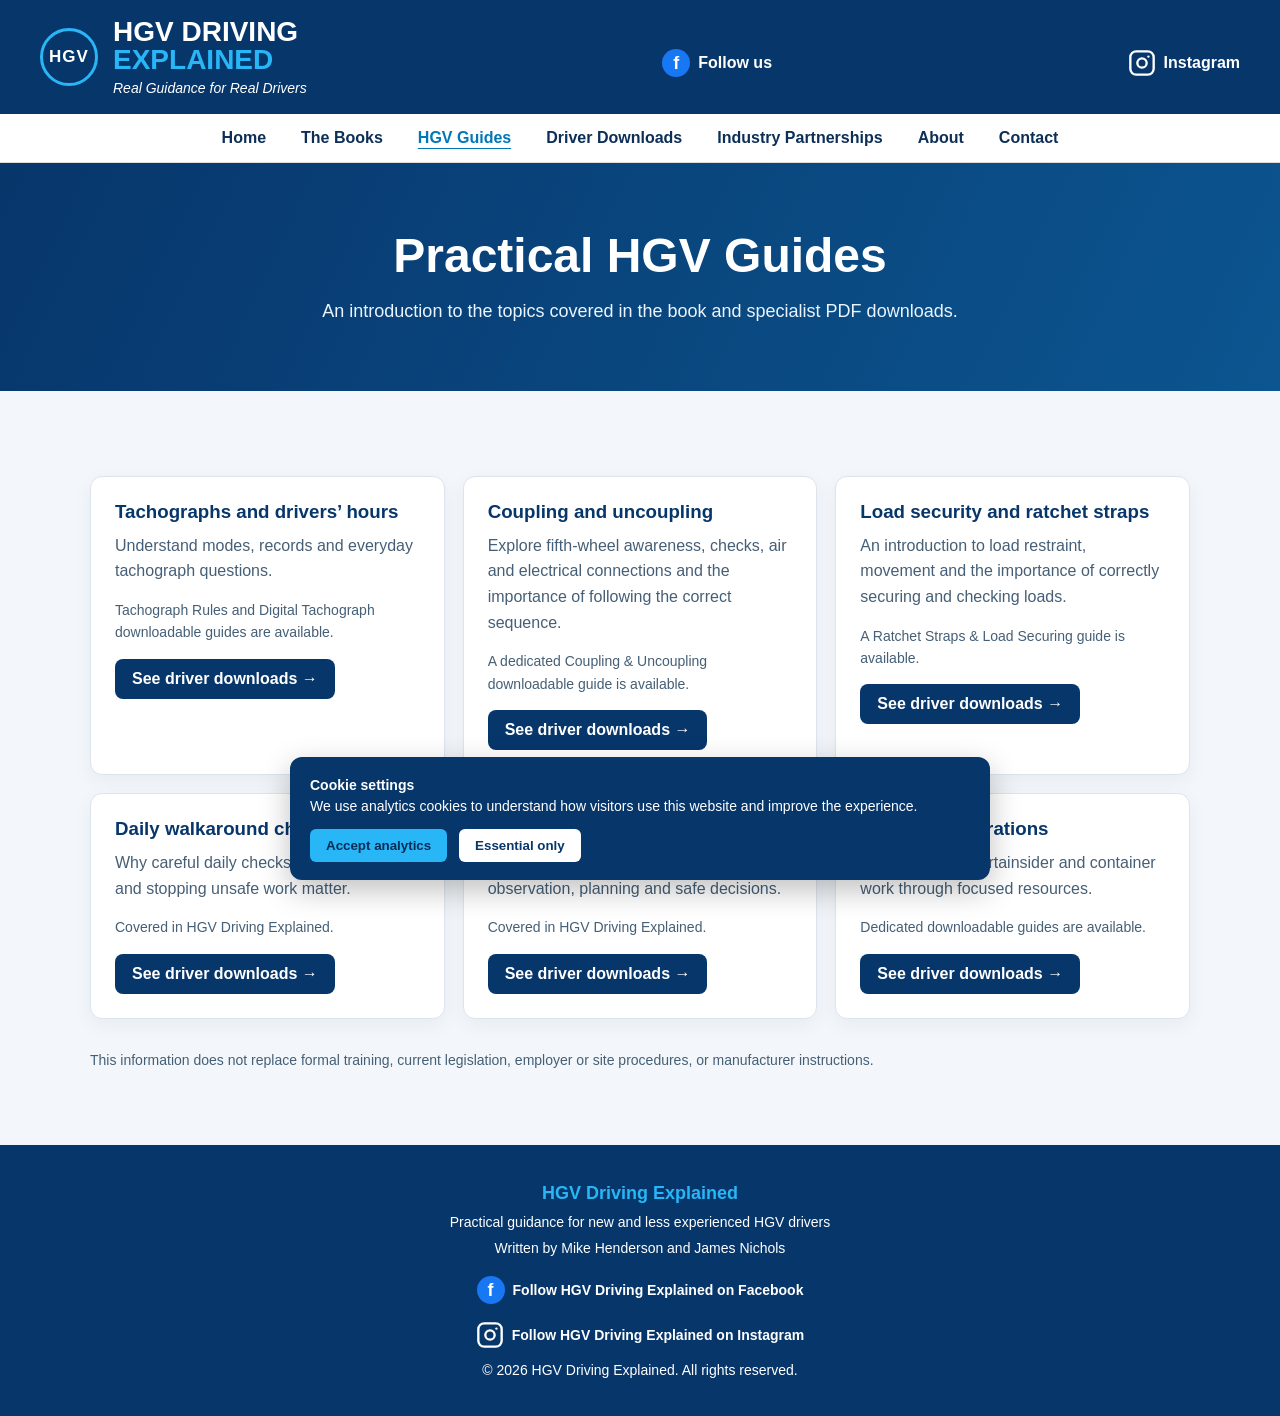
<file: guides.html>
<!DOCTYPE html>

<html lang="en-GB"><head><meta charset="utf-8"/><meta content="width=device-width, initial-scale=1" name="viewport"/><meta content="index,follow,max-image-preview:large" name="robots"/><title>HGV Driver Topics &amp; Guides | HGV Driving Explained</title><meta content="Explore practical HGV driving topics covering coupling, tachographs, load security, vehicle checks, reversing and specialist operations." name="description"/><link href="https://www.hgvdrivingexplained.co.uk/guides.html" rel="canonical"/><meta content="HGV Driver Topics &amp; Guides" property="og:title"/><meta content="Explore practical HGV driving topics covering coupling, tachographs, load security, vehicle checks, reversing and specialist operations." property="og:description"/><meta content="website" property="og:type"/><meta content="https://www.hgvdrivingexplained.co.uk/guides.html" property="og:url"/><meta content="https://www.hgvdrivingexplained.co.uk/hero-truck.jpg" property="og:image"/><meta content="summary_large_image" name="twitter:card"/><style>
    * {
      box-sizing: border-box;
      margin: 0;
      padding: 0;
    }
html {
    scroll-behavior: smooth;
}
    body {
      font-family: Arial, Helvetica, sans-serif;
      background: #ffffff;
      color: #0d2f57;
    }

    header {
      background: #07366b;
      color: white;
      padding: 18px 30px;
    }

    .topbar {
      max-width: 1200px;
      margin: 0 auto;
      display: flex;
      justify-content: space-between;
      align-items: center;
      gap: 20px;
    }

    .brand {
      display: flex;
      align-items: center;
      gap: 15px;
    }

    .truck-logo {
    width: 58px;
    height: 58px;
    border: 3px solid #29b6f6;
    border-radius: 50%;
    display: flex;
    align-items: center;
    justify-content: center;
    color: white;
    font-size: 17px;
    font-weight: bold;
    letter-spacing: 1px;
}

    .brand-text h1 {
      font-size: 28px;
      line-height: 1;
      color: white;
    }

    .brand-text h1 span {
      display: block;
      color: #29b6f6;
    }

    .brand-text p {
      margin-top: 6px;
      font-style: italic;
      font-size: 14px;
    }

    nav {
      background: #ffffff;
      border-bottom: 1px solid #ddd;
    }

    nav ul {
      max-width: 1200px;
      margin: 0 auto;
      list-style: none;
      display: flex;
      justify-content: center;
      gap: 35px;
      padding: 15px 20px;
    }

    nav a {
      text-decoration: none;
      color: #0d2f57;
      font-weight: bold;
    }

    nav a:hover {
      color: #e0a900;
    }

    .hero {
      min-height: 460px;
      background:
        linear-gradient(
          90deg,
          rgba(4, 41, 82, 0.95) 0%,
          rgba(4, 41, 82, 0.75) 45%,
          rgba(4, 41, 82, 0.15) 100%
        ),
        url("hero-truck.jpg");

      background-size: cover;
      background-position: center;
      display: flex;
      align-items: center;
    }

    .hero-content {
      width: 1200px;
      max-width: calc(100% - 40px);
      margin: 0 auto;
      color: white;
      padding: 50px 0;
    }

    .hero h2 {
      font-size: 58px;
      line-height: 0.95;
      max-width: 650px;
      text-transform: uppercase;
    }

    .hero h2 span {
      color: #29b6f6;
    }

    .hero p {
      font-size: 21px;
      max-width: 600px;
      margin-top: 20px;
      line-height: 1.4;
    }

    .hero ul {
      margin-top: 22px;
      list-style: none;
      font-size: 18px;
      line-height: 1.8;
    }

    .hero li::before {
      content: "✓";
      display: inline-block;
      margin-right: 10px;
      color: #7cdf68;
      font-weight: bold;
    }

    .hero-button {
      display: inline-block;
      margin-top: 25px;
      background: #29b6f6;
      color: #0d2f57;
      padding: 15px 24px;
      text-decoration: none;
      font-weight: bold;
      border-radius: 8px;
      font-size: 18px;
    }

    .hero-button:hover {
      background: #159bd7;
    }

    .feature-strip {
      background: #f3f7fb;
      border-bottom: 1px solid #dce4ee;
    }

    .feature-inner {
      max-width: 1200px;
      margin: 0 auto;
      display: grid;
      grid-template-columns: repeat(4, 1fr);
      text-align: center;
      padding: 22px 20px;
      gap: 20px;
    }

    .feature h3 {
      font-size: 16px;
      margin-bottom: 5px;
    }

    .feature p {
      font-size: 14px;
      color: #4b6177;
    }

    @media (max-width: 800px) {
      .topbar {
        flex-direction: column;
        text-align: center;
      }

      nav ul {
        flex-wrap: wrap;
        gap: 15px;
      }

      .hero {
        min-height: 500px;
        background-position: 65% center;
      }

      .hero h2 {
        font-size: 40px;
      }

      .hero p {
        font-size: 18px;
      }

      .feature-inner {
        grid-template-columns: repeat(2, 1fr);
      }
    }

    @media (max-width: 500px) {
      .brand-text h1 {
        font-size: 22px;
      }

      .hero h2 {
        font-size: 34px;
      }

      .feature-inner {
        grid-template-columns: 1fr;
      }
    }
    .about-guide {
    max-width: 1100px;
    margin: 0 auto;
    padding: 60px 30px;
}

.about-guide h2 {
    font-size: 36px;
    margin-bottom: 20px;
    color: #07366b;
}

.about-guide h2 span {
    color: #29b6f6;
}

.about-guide p {
    max-width: 850px;
    font-size: 18px;
    line-height: 1.7;
    margin-bottom: 16px;
    color: #334e68;
}
    @media (max-width: 500px) {
    .about-guide {
        padding: 35px 22px;
    }

    .about-guide h2 {
        font-size: 28px;
        line-height: 1.15;
        margin-bottom: 18px;
    }

    .about-guide p {
        font-size: 16px;
        line-height: 1.55;
        margin-bottom: 16px;
    }
}

.book-section {
    background: #f3f7fb;
}

.book-inner {
    max-width: 1100px;
    margin: 0 auto;
    padding: 60px 30px;
}

.book-inner h2 {
    color: #07366b;
    font-size: 36px;
    margin-bottom: 18px;
}

.book-inner h2 span {
    color: #29b6f6;
}

.book-inner p {
    max-width: 800px;
    color: #334e68;
    font-size: 18px;
    line-height: 1.7;
    margin-bottom: 16px;
}

.book-status {
    display: inline-block;
    margin-top: 8px;
    padding: 10px 18px;
    border-radius: 6px;
    background: #07366b;
    color: white;
    font-weight: bold;
}

.book-buy-grid {
    display: grid;
    grid-template-columns: 280px 1fr;
    gap: 34px;
    align-items: start;
    margin-top: 30px;
}

.book-cover-wrap {
    position: relative;
    max-width: 280px;
    margin: 0 auto;
}

.book-cover-wrap img {
    width: 100%;
    display: block;
    border-radius: 8px;
    box-shadow: 0 16px 36px rgba(7,54,107,.22);
}


.book-options {
    display: grid;
    gap: 14px;
}

.book-option {
    background: #fff;
    border: 1px solid #d9e6f2;
    border-radius: 12px;
    padding: 18px 20px;
    box-shadow: 0 7px 18px rgba(7,54,107,.07);
}

.book-option h3 {
    color: #07366b;
    font-size: 21px;
    margin-bottom: 6px;
}

.book-option p {
    font-size: 15px;
    line-height: 1.5;
    margin-bottom: 12px;
}

.book-option .price {
    color: #07366b;
    font-size: 24px;
    font-weight: 900;
    margin-bottom: 12px;
}

.book-buy-button {
    display: inline-block;
    background: #07366b;
    color: #fff;
    text-decoration: none;
    font-weight: 800;
    padding: 11px 16px;
    border-radius: 7px;
}

.book-buy-button:hover {
    background: #0b4f91;
}

.book-buy-button.deluxe {
    background: #d8a827;
    color: #08284b;
}

.book-buy-button.deluxe:hover {
    background: #edc54d;
}

.fulfil-note {
    color: #5a7087;
    font-size: 13px !important;
    margin-top: 9px !important;
}

@media (max-width: 760px) {
    .book-buy-grid {
        grid-template-columns: 1fr;
    }
    .book-cover-wrap {
        max-width: 235px;
    }
}
    
    .site-footer {
    background: #07366b;
    color: white;
    text-align: center;
    padding: 30px 20px;
}

.site-footer p {
    margin: 5px 0;
    font-size: 14px;
    line-height: 1.5;
}

.site-footer .footer-title {
    color: #29b6f6;
    font-size: 18px;
    font-weight: bold;
}
      /* Desktop layout fixes */
@media (min-width: 501px) {
    .feature-inner {
        gap: 20px;
        padding: 24px 30px;
    }

    .feature h3 {
        font-size: 16px;
        line-height: 1.25;
    }

    .feature p {
        font-size: 14px;
        line-height: 1.4;
    }

    .book-section {
        background: #f3f7fb;
    }

    .book-inner {
        max-width: 1100px;
        margin: 0 auto;
        padding: 55px 30px;
    }

    .book-inner h2 {
        color: #07366b;
        font-size: 36px;
        margin-bottom: 18px;
    }

    .book-inner h2 span {
        color: #29b6f6;
    }

    .book-inner p {
        max-width: 800px;
        color: #334e68;
        font-size: 18px;
        line-height: 1.7;
        margin-bottom: 16px;
    }

    .book-status {
        display: inline-block;
        margin-top: 8px;
        padding: 10px 18px;
        border-radius: 6px;
        background: #07366b;
        color: white;
        font-weight: bold;
    }
}
      /* Portrait mobile layout fixes */
@media (max-width: 500px) {
    .feature-inner {
        grid-template-columns: 1fr 1fr;
        gap: 24px 12px;
        padding: 28px 18px;
    }

    .feature h3 {
        font-size: 14px;
        line-height: 1.25;
    }

    .feature p {
        font-size: 13px;
        line-height: 1.4;
    }

    .book-inner {
        padding: 35px 22px;
    }

    .book-inner h2 {
        font-size: 28px;
        line-height: 1.15;
        margin-bottom: 18px;
    }

    .book-inner p {
        font-size: 16px;
        line-height: 1.55;
        margin-bottom: 16px;
    }

    .book-status {
        font-size: 14px;
        line-height: 1.4;
    }
}
    .content-inner { width: min(1100px, calc(100% - 44px)); margin: 0 auto; }
    .inside-guide, .faq-section { padding: 65px 0; background: #ffffff; }
    .content-heading { max-width: 780px; margin: 0 auto 30px; text-align: center; }
    .content-heading span, .section-label { color: #197faf; font-size: 13px; font-weight: bold; letter-spacing: 1.4px; }
    .content-heading h2, .resource-section h2 { color: #07366b; font-size: 36px; margin: 8px 0 12px; }
    .content-heading p, .resource-section p { color: #334e68; font-size: 17px; line-height: 1.65; }
    .topic-grid { display: grid; grid-template-columns: repeat(3, minmax(0, 1fr)); gap: 18px; }
    .topic-card { background: #f3f7fb; border: 1px solid #dce4ee; border-radius: 12px; padding: 22px; }
    .topic-icon { font-size: 29px; margin-bottom: 10px; }
    .topic-card h3 { color: #07366b; font-size: 18px; margin-bottom: 8px; }
    .topic-card p { color: #4b6177; font-size: 15px; line-height: 1.55; }
    .resource-section { padding: 65px 0; background: #07366b; color: #ffffff; }
    .resource-inner { display: grid; grid-template-columns: 1fr 1fr; gap: 42px; align-items: center; }
    .resource-section h2, .resource-section p { color: #ffffff; }
    .resource-section p + p { margin-top: 14px; }
    .resource-list { display: grid; gap: 12px; }
    .resource-list div { background: rgba(255,255,255,.1); border-left: 4px solid #29b6f6; padding: 16px 18px; }
    .resource-list strong, .resource-list span { display: block; }
    .resource-list span { margin-top: 4px; color: #dceafa; font-size: 14px; line-height: 1.5; }
    .faq-section { background: #f3f7fb; }
    .faq-list { max-width: 900px; margin: 0 auto; display: grid; gap: 12px; }
    .faq-list details { background: #ffffff; border: 1px solid #d5e0eb; border-radius: 10px; padding: 0 20px; }
    .faq-list summary { cursor: pointer; color: #07366b; font-size: 17px; font-weight: bold; padding: 18px 32px 18px 0; }
    .faq-list details p { color: #334e68; font-size: 15px; line-height: 1.6; padding: 0 0 18px; }
    @media (max-width: 800px) {
      .topic-grid { grid-template-columns: repeat(2, minmax(0, 1fr)); }
      .resource-inner { grid-template-columns: 1fr; }
    }
    @media (max-width: 500px) {
      .inside-guide, .resource-section, .faq-section { padding: 45px 0; }
      .content-inner { width: calc(100% - 36px); }
      .content-heading h2, .resource-section h2 { font-size: 28px; }
      .topic-grid { grid-template-columns: 1fr; }
      .topic-card { padding: 18px; }
    }

    /* Paid driver downloads */
    .download-section {
      position: relative;
      overflow: hidden;
      padding: 76px 0;
      background:
        radial-gradient(circle at 12% 10%, rgba(41,182,246,.12), transparent 34%),
        linear-gradient(180deg, #f8fbfe 0%, #eef5fb 100%);
      border-top: 1px solid #dce4ee;
      border-bottom: 1px solid #dce4ee;
    }

    .download-intro {
      max-width: 820px;
      margin: 0 auto 34px;
      text-align: center;
    }

    .download-intro .section-label {
      display: inline-block;
      padding: 7px 12px;
      border-radius: 999px;
      background: #e5f6ff;
      color: #0d6f9f;
      font-size: 12px;
      letter-spacing: 1.5px;
      font-weight: 800;
    }

    .download-intro h2 {
      color: #07366b;
      font-size: 40px;
      margin: 12px 0 12px;
      line-height: 1.05;
    }

    .download-intro p {
      color: #334e68;
      font-size: 17px;
      line-height: 1.7;
    }

    .bundle-offer {
      position: relative;
      max-width: 980px;
      margin: 0 auto 22px;
      padding: 34px;
      background: linear-gradient(135deg, #052c58 0%, #07366b 55%, #0b4b86 100%);
      color: #ffffff;
      border-radius: 18px;
      box-shadow: 0 18px 45px rgba(7,54,107,.18);
      border: 1px solid rgba(255,255,255,.12);
    }

    .bundle-badge {
      display: inline-block;
      padding: 7px 12px;
      border-radius: 999px;
      background: #ffd400;
      color: #0d2f57;
      font-size: 12px;
      font-weight: 900;
      letter-spacing: 1px;
      margin-bottom: 12px;
    }

    .bundle-layout {
      display: grid;
      grid-template-columns: 1.25fr .75fr;
      gap: 34px;
      align-items: center;
    }

    .bundle-offer h3 {
      font-size: 30px;
      line-height: 1.1;
      margin-bottom: 10px;
    }

    .bundle-offer p {
      color: #e9f4ff;
      line-height: 1.65;
      margin: 0;
    }

    .bundle-highlights {
      display: flex;
      flex-wrap: wrap;
      gap: 8px;
      margin-top: 18px;
    }

    .bundle-highlights span {
      display: inline-block;
      padding: 8px 11px;
      border-radius: 8px;
      background: rgba(255,255,255,.10);
      border: 1px solid rgba(255,255,255,.12);
      font-size: 13px;
      font-weight: 700;
      color: #ffffff;
    }

    .bundle-buybox {
      text-align: center;
      padding: 22px;
      border-radius: 14px;
      background: rgba(255,255,255,.08);
      border: 1px solid rgba(255,255,255,.15);
    }

    .bundle-buybox .small-label {
      display: block;
      font-size: 12px;
      text-transform: uppercase;
      letter-spacing: 1.2px;
      color: #c9e6f8;
      font-weight: 800;
    }

    .bundle-price {
      font-size: 44px;
      font-weight: 900;
      color: #ffffff;
      margin: 5px 0 2px;
      line-height: 1;
    }

    .bundle-saving {
      display: inline-block;
      margin: 8px 0 14px;
      padding: 6px 10px;
      border-radius: 999px;
      background: #ffd400;
      color: #0d2f57;
      font-size: 13px;
      font-weight: 900;
    }

    .shop-button {
      display: inline-block;
      background: #29b6f6;
      color: #062d58;
      padding: 14px 20px;
      border-radius: 9px;
      text-decoration: none;
      font-weight: 900;
      margin: 5px;
      box-shadow: 0 6px 16px rgba(0,0,0,.12);
    }

    .shop-button:hover {
      background: #53c8fb;
      transform: translateY(-1px);
    }

    .download-benefits {
      max-width: 980px;
      margin: 0 auto 24px;
      display: grid;
      grid-template-columns: repeat(3, 1fr);
      gap: 10px;
    }

    .download-benefits div {
      background: #ffffff;
      border: 1px solid #dce4ee;
      border-radius: 10px;
      padding: 13px 12px;
      text-align: center;
      color: #334e68;
      font-size: 13px;
      font-weight: 700;
      box-shadow: 0 4px 14px rgba(7,54,107,.05);
    }

    .guide-download-grid {
      max-width: 980px;
      margin: 0 auto;
      display: grid;
      grid-template-columns: repeat(2, minmax(0, 1fr));
      gap: 14px;
    }

    .guide-download-card {
      background: #ffffff;
      border: 1px solid #d8e3ed;
      border-radius: 12px;
      padding: 16px 18px;
      display: grid;
      grid-template-columns: 64px minmax(0, 1fr) auto;
      align-items: center;
      gap: 16px;
      box-shadow: 0 6px 18px rgba(7,54,107,.06);
      transition: transform .15s ease, box-shadow .15s ease;
    }

    .guide-download-card:hover {
      transform: translateY(-2px);
      box-shadow: 0 10px 24px rgba(7,54,107,.10);
    }

    .guide-thumb {
      width: 64px;
      height: 64px;
      object-fit: cover;
      display: block;
      border-radius: 10px;
      border: 1px solid #d8e3ed;
      box-shadow: 0 4px 12px rgba(7,54,107,.08);
      background: #f7fbff;
    }

    .guide-meta {
      min-width: 0;
    }

    .guide-download-card strong {
      display: block;
      color: #07366b;
      font-size: 15px;
      line-height: 1.35;
    }

    .guide-download-card span {
      display: block;
      margin-top: 6px;
      color: #587089;
      font-size: 13px;
      font-weight: 700;
    }

    .guide-download-card a {
      flex: 0 0 auto;
      text-decoration: none;
      background: #ffd400;
      color: #0d2f57;
      padding: 10px 13px;
      border-radius: 8px;
      font-size: 13px;
      font-weight: 900;
      white-space: nowrap;
    }

    .guide-download-card a:hover {
      background: #e8be00;
    }

    .safety-note {
      max-width: 980px;
      margin: 24px auto 0;
      padding: 15px 18px;
      border-radius: 10px;
      background: #fffdf2;
      border: 1px solid #eadb9b;
      color: #5b532e;
      font-size: 13px;
      line-height: 1.55;
    }

    @media (max-width: 800px) {
      .bundle-layout { grid-template-columns: 1fr; }
      .bundle-buybox { text-align: left; }
      .download-benefits { grid-template-columns: 1fr; }
    }

    @media (max-width: 700px) {
      .download-section { padding: 50px 0; }
      .download-intro h2 { font-size: 31px; }
      .bundle-offer { padding: 24px 20px; }
      .bundle-offer h3 { font-size: 25px; }
      .bundle-price { font-size: 38px; }
      .guide-download-grid { grid-template-columns: 1fr; }
    }

    @media (max-width: 430px) {
      .guide-download-card {
        grid-template-columns: 56px minmax(0, 1fr);
        gap: 14px;
      }
      .guide-thumb {
        width: 56px;
        height: 56px;
      }
      .guide-download-card a {
        grid-column: 1 / -1;
        width: 100%;
        text-align: center;
      }
      .bundle-buybox { padding: 18px; }
    }
  
/* Cookie consent */
.cookie-banner {
  position: fixed;
  left: 20px;
  right: 20px;
  bottom: 20px;
  max-width: 700px;
  margin: auto;
  background: #07366b;
  color: white;
  padding: 18px 20px;
  border-radius: 12px;
  box-shadow: 0 10px 30px rgba(0,0,0,.25);
  z-index: 9999;
  font-size: 14px;
  line-height: 1.5;
}
.cookie-banner button {
  margin: 12px 8px 0 0;
  padding: 9px 16px;
  border: 0;
  border-radius: 6px;
  cursor: pointer;
  font-weight: bold;
}
.cookie-accept { background:#29b6f6; color:#062d58; }
.cookie-reject { background:#ffffff; color:#07366b; }


.social-link {
  display: inline-flex;
  align-items: center;
  gap: 8px;
  color: white;
  text-decoration: none;
  font-weight: bold;
  margin-top: 12px;
}

.social-link:hover {
  color: #29b6f6;
}

.facebook-icon {
  display: inline-flex;
  width: 28px;
  height: 28px;
  border-radius: 50%;
  align-items: center;
  justify-content: center;
  background: #1877f2;
  color: white;
  font-weight: 900;
  font-size: 18px;
}


/* Conversion-focused mobile layout: desktop and all original sections preserved */
.mobile-buy-panel { display:none; }
@media (max-width: 760px) {
  header { padding: 10px 15px; }
  .topbar { flex-direction: row; justify-content: center; gap: 0; }
  .brand { gap: 10px; }
  .truck-logo { width: 42px; height: 42px; border-width: 2px; font-size: 13px; flex-shrink: 0; }
  .brand-text h1 { font-size: 19px; line-height: 1.05; text-align: left; }
  .brand-text p { font-size: 11px; margin-top: 3px; text-align: left; }
  .topbar > .social-link { display: none; }
  nav ul { flex-wrap: nowrap; justify-content: flex-start; overflow-x: auto; gap: 18px; padding: 11px 14px; scrollbar-width: thin; -webkit-overflow-scrolling: touch; }
  nav li { flex: 0 0 auto; }
  nav a { font-size: 13px; white-space: nowrap; }
  .mobile-buy-panel { display: block; padding: 18px 17px 20px; background: #f3f7fb; border-bottom: 1px solid #dce4ee; }
  .mobile-buy-head { display: grid; grid-template-columns: 116px minmax(0,1fr); align-items: center; gap: 15px; max-width: 480px; margin: 0 auto 14px; }
  .mobile-buy-head img { width: 116px; height: auto; border-radius: 5px; box-shadow: 0 8px 20px rgba(7,54,107,.18); }
  .mobile-buy-kicker { color: #147eaf; font-size: 10px; font-weight: 800; letter-spacing: .8px; margin-bottom: 5px; }
  .mobile-buy-head h2 { color: #07366b; font-size: clamp(19px, 5vw, 25px); line-height: 1.08; margin-bottom: 7px; }
  .mobile-buy-head p:not(.mobile-buy-kicker) { color: #405c75; font-size: 12px; line-height: 1.4; margin-bottom: 9px; }
  .mobile-main-price { color: #07366b; font-size: 18px; }
  .mobile-main-button { display: block; max-width: 480px; margin: 0 auto; padding: 14px 12px; background: #07366b; color: white; text-align: center; border-radius: 8px; text-decoration: none; font-size: 16px; font-weight: 800; }
  .mobile-alternatives { display: grid; grid-template-columns: 1fr 1fr; max-width: 480px; margin: 9px auto 0; gap: 9px; }
  .mobile-alternatives a { padding: 11px 7px; border: 1px solid #c7d9e8; border-radius: 7px; background: white; color: #07366b; text-decoration: none; font-size: 12px; text-align: center; }
  .mobile-alternatives strong { white-space: nowrap; }
  .mobile-details-link { display: block; margin: 13px auto 0; color: #075d8d; text-align: center; font-size: 12px; font-weight: bold; }
  .hero { min-height: 0; background-position: center; }
  .hero-content { padding: 30px 0; }
  .hero h2 { font-size: 30px; }
  .hero p { font-size: 16px; margin-top: 12px; }
  .hero ul { font-size: 14px; line-height: 1.5; margin-top: 14px; }
  .hero li { margin-bottom: 7px; }
  .hero-button { font-size: 13px; padding: 11px 13px; margin-top: 14px; }
  .feature-inner { padding-top: 18px; padding-bottom: 18px; }
}
@media (max-width: 360px) {
  .mobile-buy-head { grid-template-columns: 94px minmax(0,1fr); gap: 12px; }
  .mobile-buy-head img { width: 94px; }
  .mobile-alternatives a { font-size: 11px; }
}


/* Multi-page additions */
.page-intro{background:linear-gradient(115deg,#07366b,#0c5590);color:#fff;padding:65px 22px;text-align:center}
.page-intro h1{font-size:clamp(30px,5vw,48px);margin:0 auto 14px;max-width:900px}
.page-intro p{max-width:800px;margin:auto;color:#eaf5ff;font-size:18px;line-height:1.6}
.quick-grid{display:grid;grid-template-columns:repeat(3,minmax(0,1fr));gap:18px;max-width:1100px;margin:30px auto}
.quick-card{background:#fff;border:1px solid #dce4ee;border-radius:12px;padding:24px;box-shadow:0 6px 20px rgba(0,0,0,.05)}
.quick-card h3{margin-bottom:10px;color:#07366b}.quick-card p{color:#455f76;line-height:1.6;margin-bottom:15px}
.quick-card a,.simple-cta{display:inline-block;background:#07366b;color:#fff;text-decoration:none;font-weight:bold;padding:11px 17px;border-radius:8px}
.simple-section{padding:55px 22px}.simple-section.alt{background:#f3f7fb}
.simple-content{max-width:1100px;margin:auto}.simple-content h2{font-size:32px;margin-bottom:16px;color:#07366b}.simple-content>p{color:#455f76;line-height:1.7;margin-bottom:18px}
.site-nav a[aria-current=page]{color:#0077b6;text-decoration:underline;text-underline-offset:5px}
.small-note{font-size:14px;color:#55718b;line-height:1.55}
@media(max-width:800px){.quick-grid{grid-template-columns:1fr}.page-intro{padding:45px 20px}.simple-section{padding:40px 18px}}

/* Bulk order enquiry sections */
.bulk-order-block {background:#eaf3fb;padding:48px 20px;border-top:1px solid #dce4ee;}
.bulk-order-block .content-inner {max-width:1050px;margin:auto;}
.bulk-order-block h2 {font-size:clamp(25px,3vw,34px);color:#07366b;margin-bottom:12px;}
.bulk-order-block p {font-size:17px;line-height:1.65;color:#334e68;margin-bottom:20px;max-width:780px;}
</style><script>window.dataLayer=window.dataLayer||[];function gtag(){dataLayer.push(arguments)};gtag('consent','default',{'analytics_storage':'denied'});gtag('js',new Date());gtag('config','G-V51933GV2G');</script><script async="" src="https://www.googletagmanager.com/gtag/js?id=G-V51933GV2G"></script><style id="native-mobile-nav-css">
/* Native HTML disclosure: works without JavaScript, including local previews. */
.site-nav .mobile-nav-details{display:contents}
.site-nav .mobile-nav-details>summary{display:none}
@media(max-width:760px){
 .site-nav .mobile-nav-details{display:block;width:100%}
 .site-nav .mobile-nav-details>summary{display:flex;align-items:center;justify-content:space-between;list-style:none;padding:14px 20px;background:#fff;color:#07366b;border-bottom:1px solid #dce4ee;font-size:16px;font-weight:800;cursor:pointer;user-select:none}
 .site-nav .mobile-nav-details>summary::-webkit-details-marker{display:none}
 .site-nav .mobile-nav-details>summary::after{content:'☰';font-size:22px;line-height:1}
 .site-nav .mobile-nav-details[open]>summary::after{content:'×'}
 .site-nav .mobile-nav-details>ul{display:none!important;overflow:visible!important;flex-direction:column!important;flex-wrap:nowrap!important;gap:0!important;padding:0!important;margin:0!important;max-width:none!important}
 .site-nav .mobile-nav-details[open]>ul{display:flex!important}
 .site-nav .mobile-nav-details li{width:100%;flex:none!important;border-bottom:1px solid #e6eef4}
 .site-nav .mobile-nav-details li a{display:block;padding:13px 20px;font-size:15px;white-space:normal!important}
 .site-nav .mobile-nav-details a[aria-current="page"]{background:#edf6fc}
}

/* Desktop navigation remains visible; compact disclosure is mobile-only. */
.site-nav .desktop-nav-links{display:flex!important;}
.site-nav .mobile-nav-details{display:none!important;}
@media(max-width:760px){
 .site-nav .desktop-nav-links{display:none!important;}
 .site-nav .mobile-nav-details{display:block!important;}
}
</style></head><body id="home"><header>
<div class="topbar">
<div class="brand">
<div class="truck-logo">HGV</div>
<div class="brand-text">
<h1>
    HGV DRIVING
    <span>EXPLAINED</span>
</h1>
<p>Real Guidance for Real Drivers</p>
</div>
</div>
<a class="social-link" href="https://www.facebook.com/share/1F2YcsDCcH/" onclick="trackClick('hgv_facebook_click')" rel="noopener" target="_blank">
<span class="facebook-icon">f</span>
        Follow us
      </a>
<a class="social-link" href="https://www.instagram.com/hgvdriving/" onclick="trackClick('hgv_instagram_click')" rel="noopener" target="_blank">
<svg aria-hidden="true" class="instagram-icon" fill="none" height="28" stroke="currentColor" stroke-linecap="round" stroke-linejoin="round" stroke-width="2" viewbox="0 0 24 24" width="28"><rect height="20" rx="5" width="20" x="2" y="2"></rect><circle cx="12" cy="12" r="4"></circle><circle cx="17.5" cy="6.5" fill="currentColor" r="1" stroke="none"></circle></svg>
        Instagram
      </a>
</div>
</header><nav aria-label="Main navigation" class="site-nav" id="main-navigation"><ul class="desktop-nav-links"><li><a href="index.html">Home</a></li><li><a href="books.html">The Books</a></li><li><a aria-current="page" href="guides.html">HGV Guides</a></li><li><a href="downloads.html">Driver Downloads</a></li><li><a href="industry-partnerships.html">Industry Partnerships</a></li><li><a href="about.html">About</a></li><li><a href="contact.html">Contact</a></li></ul><details class="mobile-nav-details"><summary>Menu</summary><ul id="mobile-nav-links"><li><a href="index.html">Home</a></li><li><a href="books.html">The Books</a></li><li><a aria-current="page" href="guides.html">HGV Guides</a></li><li><a href="downloads.html">Driver Downloads</a></li><li><a href="industry-partnerships.html">Industry Partnerships</a></li><li><a href="about.html">About</a></li><li><a href="contact.html">Contact</a></li></ul></details></nav><main><section class="page-intro"><h1>Practical HGV Guides</h1><p>An introduction to the topics covered in the book and specialist PDF downloads.</p></section><section class="simple-section alt"><div class="simple-content"><div class="quick-grid"><article class="quick-card"><h3>Tachographs and drivers’ hours</h3><p>Understand modes, records and everyday tachograph questions.</p><p class="small-note">Tachograph Rules and Digital Tachograph downloadable guides are available.</p><a href="downloads.html">See driver downloads →</a></article><article class="quick-card"><h3>Coupling and uncoupling</h3><p>Explore fifth-wheel awareness, checks, air and electrical connections and the importance of following the correct sequence.</p><p class="small-note">A dedicated Coupling &amp; Uncoupling downloadable guide is available.</p><a href="downloads.html">See driver downloads →</a></article><article class="quick-card"><h3>Load security and ratchet straps</h3><p>An introduction to load restraint, movement and the importance of correctly securing and checking loads.</p><p class="small-note">A Ratchet Straps &amp; Load Securing guide is available.</p><a href="downloads.html">See driver downloads →</a></article><article class="quick-card"><h3>Daily walkaround checks</h3><p>Why careful daily checks, defect reporting and stopping unsafe work matter.</p><p class="small-note">Covered in HGV Driving Explained.</p><a href="downloads.html">See driver downloads →</a></article><article class="quick-card"><h3>Reversing and manoeuvring</h3><p>Building confidence through preparation, observation, planning and safe decisions.</p><p class="small-note">Covered in HGV Driving Explained.</p><a href="downloads.html">See driver downloads →</a></article><article class="quick-card"><h3>Specialist operations</h3><p>Explore tanker, curtainsider and container work through focused resources.</p><p class="small-note">Dedicated downloadable guides are available.</p><a href="downloads.html">See driver downloads →</a></article></div><p class="small-note">This information does not replace formal training, current legislation, employer or site procedures, or manufacturer instructions.</p></div></section></main><footer class="site-footer">
<p class="footer-title">HGV Driving Explained</p>
<p>Practical guidance for new and less experienced HGV drivers</p>
<p>Written by Mike Henderson and James Nichols</p>
<p>
<a class="social-link" href="https://www.facebook.com/share/1F2YcsDCcH/" onclick="trackClick('hgv_facebook_click')" rel="noopener" target="_blank">
<span class="facebook-icon">f</span>
        Follow HGV Driving Explained on Facebook
      </a>
</p>
<p>
<a class="social-link" href="https://www.instagram.com/hgvdriving/" onclick="trackClick('hgv_instagram_click')" rel="noopener" target="_blank">
<svg aria-hidden="true" class="instagram-icon" fill="none" height="28" stroke="currentColor" stroke-linecap="round" stroke-linejoin="round" stroke-width="2" viewbox="0 0 24 24" width="28"><rect height="20" rx="5" width="20" x="2" y="2"></rect><circle cx="12" cy="12" r="4"></circle><circle cx="17.5" cy="6.5" fill="currentColor" r="1" stroke="none"></circle></svg>
        Follow HGV Driving Explained on Instagram
      </a>
</p>
<p>© 2026 HGV Driving Explained. All rights reserved.</p>
</footer><div class="cookie-banner" id="cookie-banner" style="display:none;">
<div><strong>Cookie settings</strong></div>
<div>We use analytics cookies to understand how visitors use this website and improve the experience.</div>
<button class="cookie-accept" onclick="acceptCookies()">Accept analytics</button>
<button class="cookie-reject" onclick="rejectCookies()">Essential only</button>
</div><script>
function acceptCookies(){
  localStorage.setItem('hgv_cookie_consent','accepted');
  if (typeof gtag === 'function') gtag('consent','update',{'analytics_storage':'granted'});
  document.getElementById('cookie-banner').style.display='none';
  if (typeof gtag === 'function') {
    gtag('event','cookie_consent_accepted');
  }
}
function rejectCookies(){
  localStorage.setItem('hgv_cookie_consent','rejected');
  if (typeof gtag === 'function') gtag('consent','update',{'analytics_storage':'denied'});
  document.getElementById('cookie-banner').style.display='none';
}
if(!localStorage.getItem('hgv_cookie_consent')){
  document.getElementById('cookie-banner').style.display='block';
}
function trackClick(name){
  if(typeof gtag === 'function'){
    gtag('event', name);
  }
}

if(localStorage.getItem('hgv_cookie_consent')==='accepted' && typeof gtag==='function'){gtag('consent','update',{'analytics_storage':'granted'});}
</script></body></html>
</file>
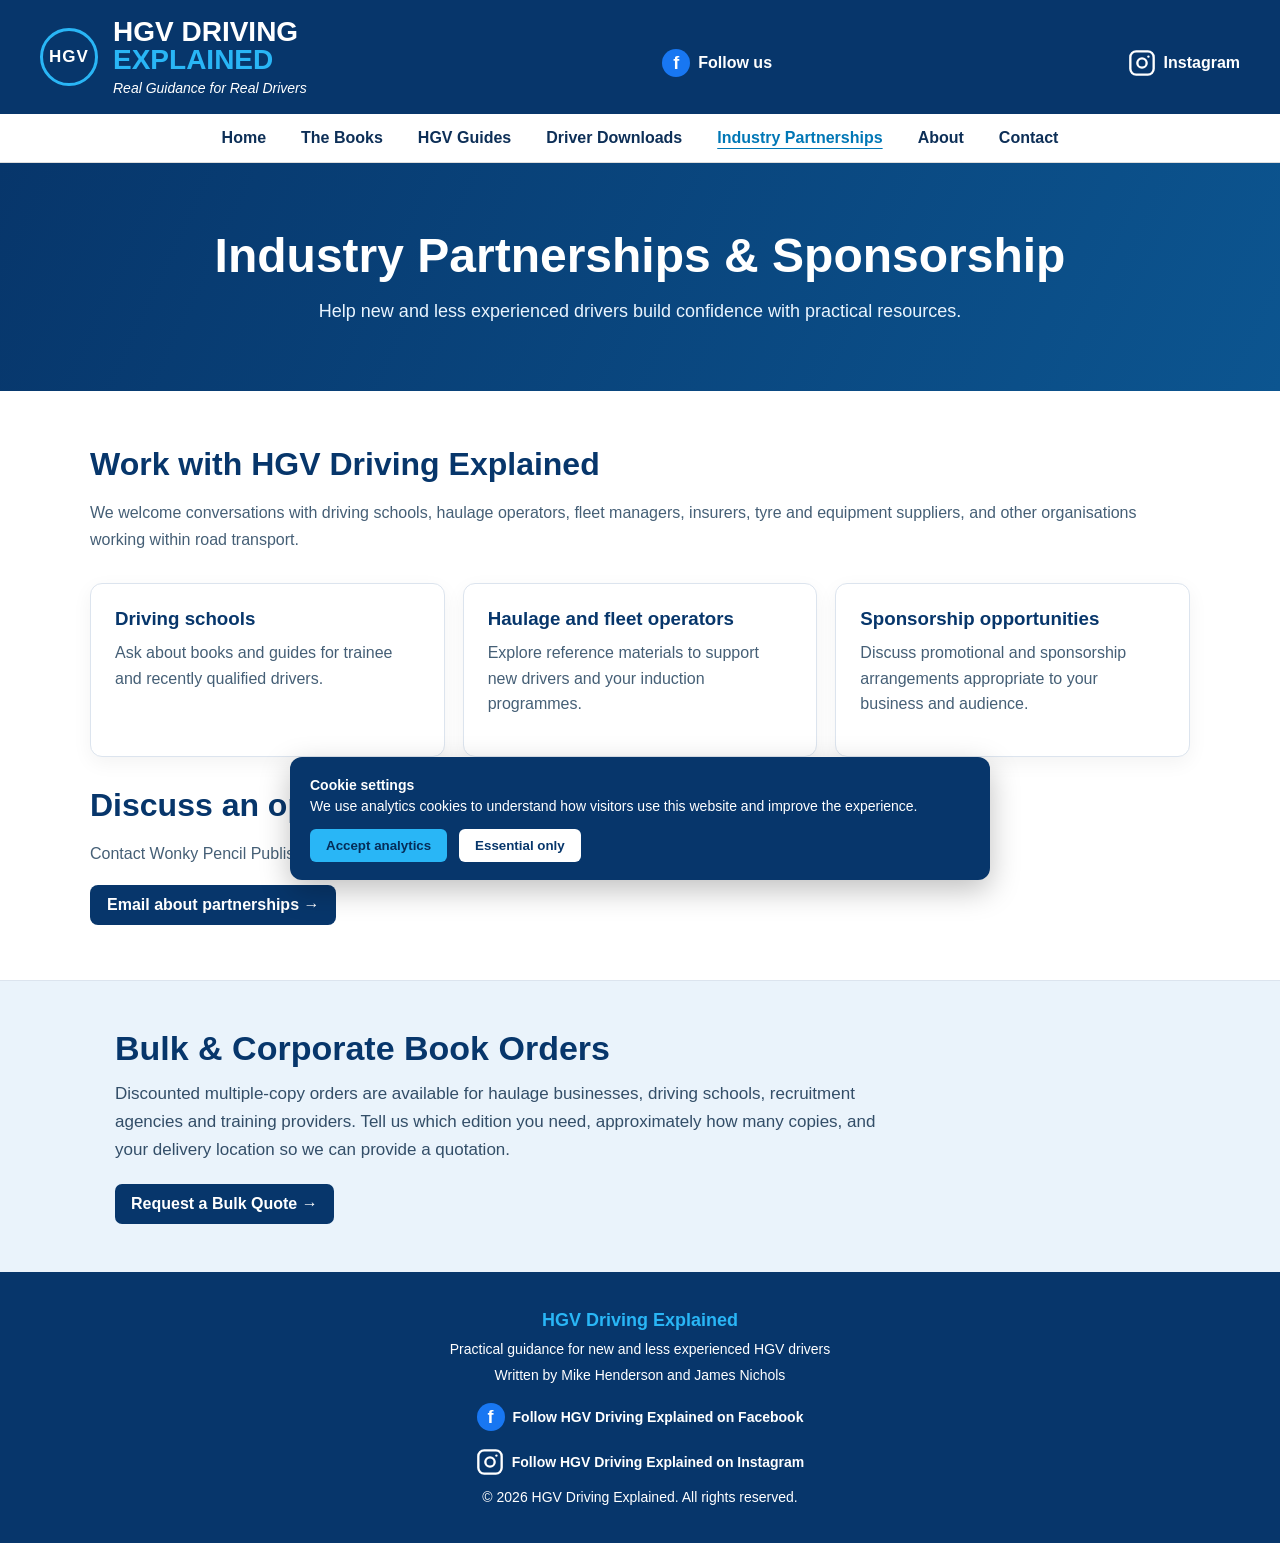
<file: industry-partnerships.html>
<!DOCTYPE html>

<html lang="en-GB"><head><meta charset="utf-8"/><meta content="width=device-width, initial-scale=1" name="viewport"/><meta content="index,follow,max-image-preview:large" name="robots"/><title>HGV Industry Partnerships &amp; Sponsorship | HGV Driving Explained</title><meta content="Explore sponsorship and business opportunities for HGV Driving Explained with driver training providers and transport companies." name="description"/><link href="https://www.hgvdrivingexplained.co.uk/industry-partnerships.html" rel="canonical"/><meta content="HGV Industry Partnerships &amp; Sponsorship" property="og:title"/><meta content="Explore sponsorship and business opportunities for HGV Driving Explained with driver training providers and transport companies." property="og:description"/><meta content="website" property="og:type"/><meta content="https://www.hgvdrivingexplained.co.uk/industry-partnerships.html" property="og:url"/><meta content="https://www.hgvdrivingexplained.co.uk/hero-truck.jpg" property="og:image"/><meta content="summary_large_image" name="twitter:card"/><link href="styles.css" rel="stylesheet"/><script>window.dataLayer=window.dataLayer||[];function gtag(){dataLayer.push(arguments)};gtag('consent','default',{'analytics_storage':'denied'});gtag('js',new Date());gtag('config','G-V51933GV2G');</script><script async="" src="https://www.googletagmanager.com/gtag/js?id=G-V51933GV2G"></script><style id="native-mobile-nav-css">
/* Native HTML disclosure: works without JavaScript, including local previews. */
.site-nav .mobile-nav-details{display:contents}
.site-nav .mobile-nav-details>summary{display:none}
@media(max-width:760px){
 .site-nav .mobile-nav-details{display:block;width:100%}
 .site-nav .mobile-nav-details>summary{display:flex;align-items:center;justify-content:space-between;list-style:none;padding:14px 20px;background:#fff;color:#07366b;border-bottom:1px solid #dce4ee;font-size:16px;font-weight:800;cursor:pointer;user-select:none}
 .site-nav .mobile-nav-details>summary::-webkit-details-marker{display:none}
 .site-nav .mobile-nav-details>summary::after{content:'☰';font-size:22px;line-height:1}
 .site-nav .mobile-nav-details[open]>summary::after{content:'×'}
 .site-nav .mobile-nav-details>ul{display:none!important;overflow:visible!important;flex-direction:column!important;flex-wrap:nowrap!important;gap:0!important;padding:0!important;margin:0!important;max-width:none!important}
 .site-nav .mobile-nav-details[open]>ul{display:flex!important}
 .site-nav .mobile-nav-details li{width:100%;flex:none!important;border-bottom:1px solid #e6eef4}
 .site-nav .mobile-nav-details li a{display:block;padding:13px 20px;font-size:15px;white-space:normal!important}
 .site-nav .mobile-nav-details a[aria-current="page"]{background:#edf6fc}
}

/* Desktop navigation remains visible; compact disclosure is mobile-only. */
.site-nav .desktop-nav-links{display:flex!important;}
.site-nav .mobile-nav-details{display:none!important;}
@media(max-width:760px){
 .site-nav .desktop-nav-links{display:none!important;}
 .site-nav .mobile-nav-details{display:block!important;}
}
</style></head><body id="home"><header>
<div class="topbar">
<div class="brand">
<div class="truck-logo">HGV</div>
<div class="brand-text">
<h1>
    HGV DRIVING
    <span>EXPLAINED</span>
</h1>
<p>Real Guidance for Real Drivers</p>
</div>
</div>
<a class="social-link" href="https://www.facebook.com/share/1F2YcsDCcH/" onclick="trackClick('hgv_facebook_click')" rel="noopener" target="_blank">
<span class="facebook-icon">f</span>
        Follow us
      </a>
<a class="social-link" href="https://www.instagram.com/hgvdriving/" onclick="trackClick('hgv_instagram_click')" rel="noopener" target="_blank">
<svg aria-hidden="true" class="instagram-icon" fill="none" height="28" stroke="currentColor" stroke-linecap="round" stroke-linejoin="round" stroke-width="2" viewbox="0 0 24 24" width="28"><rect height="20" rx="5" width="20" x="2" y="2"></rect><circle cx="12" cy="12" r="4"></circle><circle cx="17.5" cy="6.5" fill="currentColor" r="1" stroke="none"></circle></svg>
        Instagram
      </a>
</div>
</header><nav aria-label="Main navigation" class="site-nav" id="main-navigation"><ul class="desktop-nav-links"><li><a href="index.html">Home</a></li><li><a href="books.html">The Books</a></li><li><a href="guides.html">HGV Guides</a></li><li><a href="downloads.html">Driver Downloads</a></li><li><a aria-current="page" href="industry-partnerships.html">Industry Partnerships</a></li><li><a href="about.html">About</a></li><li><a href="contact.html">Contact</a></li></ul><details class="mobile-nav-details"><summary>Menu</summary><ul id="mobile-nav-links"><li><a href="index.html">Home</a></li><li><a href="books.html">The Books</a></li><li><a href="guides.html">HGV Guides</a></li><li><a href="downloads.html">Driver Downloads</a></li><li><a aria-current="page" href="industry-partnerships.html">Industry Partnerships</a></li><li><a href="about.html">About</a></li><li><a href="contact.html">Contact</a></li></ul></details></nav><main><section class="page-intro"><h1>Industry Partnerships &amp; Sponsorship</h1><p>Help new and less experienced drivers build confidence with practical resources.</p></section><section class="simple-section"><div class="simple-content"><h2>Work with HGV Driving Explained</h2><p>We welcome conversations with driving schools, haulage operators, fleet managers, insurers, tyre and equipment suppliers, and other organisations working within road transport.</p><div class="quick-grid"><article class="quick-card"><h3>Driving schools</h3><p>Ask about books and guides for trainee and recently qualified drivers.</p></article><article class="quick-card"><h3>Haulage and fleet operators</h3><p>Explore reference materials to support new drivers and your induction programmes.</p></article><article class="quick-card"><h3>Sponsorship opportunities</h3><p>Discuss promotional and sponsorship arrangements appropriate to your business and audience.</p></article></div><h2>Discuss an opportunity</h2><p>Contact Wonky Pencil Publishing for sponsorship information, potential book partnerships or multiple-copy enquiries.</p><a class="simple-cta" href="mailto:hello@wonkypencil.co.uk?subject=HGV%20Industry%20Partnership%20Enquiry" onclick="trackClick('contact_click')">Email about partnerships →</a></div></section></main><section class="bulk-order-block"><div class="content-inner"><h2>Bulk &amp; Corporate Book Orders</h2><p>Discounted multiple-copy orders are available for haulage businesses, driving schools, recruitment agencies and training providers. Tell us which edition you need, approximately how many copies, and your delivery location so we can provide a quotation.</p><a class="book-buy-button" href="mailto:hello@wonkypencil.co.uk?subject=HGV%20Bulk%20Book%20Order%20Enquiry" onclick="trackClick('bulk_order_enquiry_click')">Request a Bulk Quote →</a></div></section><footer class="site-footer">
<p class="footer-title">HGV Driving Explained</p>
<p>Practical guidance for new and less experienced HGV drivers</p>
<p>Written by Mike Henderson and James Nichols</p>
<p>
<a class="social-link" href="https://www.facebook.com/share/1F2YcsDCcH/" onclick="trackClick('hgv_facebook_click')" rel="noopener" target="_blank">
<span class="facebook-icon">f</span>
        Follow HGV Driving Explained on Facebook
      </a>
</p>
<p>
<a class="social-link" href="https://www.instagram.com/hgvdriving/" onclick="trackClick('hgv_instagram_click')" rel="noopener" target="_blank">
<svg aria-hidden="true" class="instagram-icon" fill="none" height="28" stroke="currentColor" stroke-linecap="round" stroke-linejoin="round" stroke-width="2" viewbox="0 0 24 24" width="28"><rect height="20" rx="5" width="20" x="2" y="2"></rect><circle cx="12" cy="12" r="4"></circle><circle cx="17.5" cy="6.5" fill="currentColor" r="1" stroke="none"></circle></svg>
        Follow HGV Driving Explained on Instagram
      </a>
</p>
<p>© 2026 HGV Driving Explained. All rights reserved.</p>
</footer><div class="cookie-banner" id="cookie-banner" style="display:none;">
<div><strong>Cookie settings</strong></div>
<div>We use analytics cookies to understand how visitors use this website and improve the experience.</div>
<button class="cookie-accept" onclick="acceptCookies()">Accept analytics</button>
<button class="cookie-reject" onclick="rejectCookies()">Essential only</button>
</div><script>
function acceptCookies(){
  localStorage.setItem('hgv_cookie_consent','accepted');
  if (typeof gtag === 'function') gtag('consent','update',{'analytics_storage':'granted'});
  document.getElementById('cookie-banner').style.display='none';
  if (typeof gtag === 'function') {
    gtag('event','cookie_consent_accepted');
  }
}
function rejectCookies(){
  localStorage.setItem('hgv_cookie_consent','rejected');
  if (typeof gtag === 'function') gtag('consent','update',{'analytics_storage':'denied'});
  document.getElementById('cookie-banner').style.display='none';
}
if(!localStorage.getItem('hgv_cookie_consent')){
  document.getElementById('cookie-banner').style.display='block';
}
function trackClick(name){
  if(typeof gtag === 'function'){
    gtag('event', name);
  }
}

if(localStorage.getItem('hgv_cookie_consent')==='accepted' && typeof gtag==='function'){gtag('consent','update',{'analytics_storage':'granted'});}
</script></body></html>
</file>
<file: styles.css>
* {
      box-sizing: border-box;
      margin: 0;
      padding: 0;
    }
html {
    scroll-behavior: smooth;
}
    body {
      font-family: Arial, Helvetica, sans-serif;
      background: #ffffff;
      color: #0d2f57;
    }

    header {
      background: #07366b;
      color: white;
      padding: 18px 30px;
    }

    .topbar {
      max-width: 1200px;
      margin: 0 auto;
      display: flex;
      justify-content: space-between;
      align-items: center;
      gap: 20px;
    }

    .brand {
      display: flex;
      align-items: center;
      gap: 15px;
    }

    .truck-logo {
    width: 58px;
    height: 58px;
    border: 3px solid #29b6f6;
    border-radius: 50%;
    display: flex;
    align-items: center;
    justify-content: center;
    color: white;
    font-size: 17px;
    font-weight: bold;
    letter-spacing: 1px;
}

    .brand-text h1 {
      font-size: 28px;
      line-height: 1;
      color: white;
    }

    .brand-text h1 span {
      display: block;
      color: #29b6f6;
    }

    .brand-text p {
      margin-top: 6px;
      font-style: italic;
      font-size: 14px;
    }

    nav {
      background: #ffffff;
      border-bottom: 1px solid #ddd;
    }

    nav ul {
      max-width: 1200px;
      margin: 0 auto;
      list-style: none;
      display: flex;
      justify-content: center;
      gap: 35px;
      padding: 15px 20px;
    }

    nav a {
      text-decoration: none;
      color: #0d2f57;
      font-weight: bold;
    }

    nav a:hover {
      color: #e0a900;
    }

    .hero {
      min-height: 460px;
      background:
        linear-gradient(
          90deg,
          rgba(4, 41, 82, 0.95) 0%,
          rgba(4, 41, 82, 0.75) 45%,
          rgba(4, 41, 82, 0.15) 100%
        ),
        url("hero-truck.jpg");

      background-size: cover;
      background-position: center;
      display: flex;
      align-items: center;
    }

    .hero-content {
      width: 1200px;
      max-width: calc(100% - 40px);
      margin: 0 auto;
      color: white;
      padding: 50px 0;
    }

    .hero h2 {
      font-size: 58px;
      line-height: 0.95;
      max-width: 650px;
      text-transform: uppercase;
    }

    .hero h2 span {
      color: #29b6f6;
    }

    .hero p {
      font-size: 21px;
      max-width: 600px;
      margin-top: 20px;
      line-height: 1.4;
    }

    .hero ul {
      margin-top: 22px;
      list-style: none;
      font-size: 18px;
      line-height: 1.8;
    }

    .hero li::before {
      content: "✓";
      display: inline-block;
      margin-right: 10px;
      color: #7cdf68;
      font-weight: bold;
    }

    .hero-button {
      display: inline-block;
      margin-top: 25px;
      background: #29b6f6;
      color: #0d2f57;
      padding: 15px 24px;
      text-decoration: none;
      font-weight: bold;
      border-radius: 8px;
      font-size: 18px;
    }

    .hero-button:hover {
      background: #159bd7;
    }

    .feature-strip {
      background: #f3f7fb;
      border-bottom: 1px solid #dce4ee;
    }

    .feature-inner {
      max-width: 1200px;
      margin: 0 auto;
      display: grid;
      grid-template-columns: repeat(4, 1fr);
      text-align: center;
      padding: 22px 20px;
      gap: 20px;
    }

    .feature h3 {
      font-size: 16px;
      margin-bottom: 5px;
    }

    .feature p {
      font-size: 14px;
      color: #4b6177;
    }

    @media (max-width: 800px) {
      .topbar {
        flex-direction: column;
        text-align: center;
      }

      nav ul {
        flex-wrap: wrap;
        gap: 15px;
      }

      .hero {
        min-height: 500px;
        background-position: 65% center;
      }

      .hero h2 {
        font-size: 40px;
      }

      .hero p {
        font-size: 18px;
      }

      .feature-inner {
        grid-template-columns: repeat(2, 1fr);
      }
    }

    @media (max-width: 500px) {
      .brand-text h1 {
        font-size: 22px;
      }

      .hero h2 {
        font-size: 34px;
      }

      .feature-inner {
        grid-template-columns: 1fr;
      }
    }
    .about-guide {
    max-width: 1100px;
    margin: 0 auto;
    padding: 60px 30px;
}

.about-guide h2 {
    font-size: 36px;
    margin-bottom: 20px;
    color: #07366b;
}

.about-guide h2 span {
    color: #29b6f6;
}

.about-guide p {
    max-width: 850px;
    font-size: 18px;
    line-height: 1.7;
    margin-bottom: 16px;
    color: #334e68;
}
    @media (max-width: 500px) {
    .about-guide {
        padding: 35px 22px;
    }

    .about-guide h2 {
        font-size: 28px;
        line-height: 1.15;
        margin-bottom: 18px;
    }

    .about-guide p {
        font-size: 16px;
        line-height: 1.55;
        margin-bottom: 16px;
    }
}

.book-section {
    background: #f3f7fb;
}

.book-inner {
    max-width: 1100px;
    margin: 0 auto;
    padding: 60px 30px;
}

.book-inner h2 {
    color: #07366b;
    font-size: 36px;
    margin-bottom: 18px;
}

.book-inner h2 span {
    color: #29b6f6;
}

.book-inner p {
    max-width: 800px;
    color: #334e68;
    font-size: 18px;
    line-height: 1.7;
    margin-bottom: 16px;
}

.book-status {
    display: inline-block;
    margin-top: 8px;
    padding: 10px 18px;
    border-radius: 6px;
    background: #07366b;
    color: white;
    font-weight: bold;
}

.book-buy-grid {
    display: grid;
    grid-template-columns: 280px 1fr;
    gap: 34px;
    align-items: start;
    margin-top: 30px;
}

.book-cover-wrap {
    position: relative;
    max-width: 280px;
    margin: 0 auto;
}

.book-cover-wrap img {
    width: 100%;
    display: block;
    border-radius: 8px;
    box-shadow: 0 16px 36px rgba(7,54,107,.22);
}


.book-options {
    display: grid;
    gap: 14px;
}

.book-option {
    background: #fff;
    border: 1px solid #d9e6f2;
    border-radius: 12px;
    padding: 18px 20px;
    box-shadow: 0 7px 18px rgba(7,54,107,.07);
}

.book-option h3 {
    color: #07366b;
    font-size: 21px;
    margin-bottom: 6px;
}

.book-option p {
    font-size: 15px;
    line-height: 1.5;
    margin-bottom: 12px;
}

.book-option .price {
    color: #07366b;
    font-size: 24px;
    font-weight: 900;
    margin-bottom: 12px;
}

.book-buy-button {
    display: inline-block;
    background: #07366b;
    color: #fff;
    text-decoration: none;
    font-weight: 800;
    padding: 11px 16px;
    border-radius: 7px;
}

.book-buy-button:hover {
    background: #0b4f91;
}

.book-buy-button.deluxe {
    background: #d8a827;
    color: #08284b;
}

.book-buy-button.deluxe:hover {
    background: #edc54d;
}

.fulfil-note {
    color: #5a7087;
    font-size: 13px !important;
    margin-top: 9px !important;
}

@media (max-width: 760px) {
    .book-buy-grid {
        grid-template-columns: 1fr;
    }
    .book-cover-wrap {
        max-width: 235px;
    }
}
    
    .site-footer {
    background: #07366b;
    color: white;
    text-align: center;
    padding: 30px 20px;
}

.site-footer p {
    margin: 5px 0;
    font-size: 14px;
    line-height: 1.5;
}

.site-footer .footer-title {
    color: #29b6f6;
    font-size: 18px;
    font-weight: bold;
}
      /* Desktop layout fixes */
@media (min-width: 501px) {
    .feature-inner {
        gap: 20px;
        padding: 24px 30px;
    }

    .feature h3 {
        font-size: 16px;
        line-height: 1.25;
    }

    .feature p {
        font-size: 14px;
        line-height: 1.4;
    }

    .book-section {
        background: #f3f7fb;
    }

    .book-inner {
        max-width: 1100px;
        margin: 0 auto;
        padding: 55px 30px;
    }

    .book-inner h2 {
        color: #07366b;
        font-size: 36px;
        margin-bottom: 18px;
    }

    .book-inner h2 span {
        color: #29b6f6;
    }

    .book-inner p {
        max-width: 800px;
        color: #334e68;
        font-size: 18px;
        line-height: 1.7;
        margin-bottom: 16px;
    }

    .book-status {
        display: inline-block;
        margin-top: 8px;
        padding: 10px 18px;
        border-radius: 6px;
        background: #07366b;
        color: white;
        font-weight: bold;
    }
}
      /* Portrait mobile layout fixes */
@media (max-width: 500px) {
    .feature-inner {
        grid-template-columns: 1fr 1fr;
        gap: 24px 12px;
        padding: 28px 18px;
    }

    .feature h3 {
        font-size: 14px;
        line-height: 1.25;
    }

    .feature p {
        font-size: 13px;
        line-height: 1.4;
    }

    .book-inner {
        padding: 35px 22px;
    }

    .book-inner h2 {
        font-size: 28px;
        line-height: 1.15;
        margin-bottom: 18px;
    }

    .book-inner p {
        font-size: 16px;
        line-height: 1.55;
        margin-bottom: 16px;
    }

    .book-status {
        font-size: 14px;
        line-height: 1.4;
    }
}
    .content-inner { width: min(1100px, calc(100% - 44px)); margin: 0 auto; }
    .inside-guide, .faq-section { padding: 65px 0; background: #ffffff; }
    .content-heading { max-width: 780px; margin: 0 auto 30px; text-align: center; }
    .content-heading span, .section-label { color: #197faf; font-size: 13px; font-weight: bold; letter-spacing: 1.4px; }
    .content-heading h2, .resource-section h2 { color: #07366b; font-size: 36px; margin: 8px 0 12px; }
    .content-heading p, .resource-section p { color: #334e68; font-size: 17px; line-height: 1.65; }
    .topic-grid { display: grid; grid-template-columns: repeat(3, minmax(0, 1fr)); gap: 18px; }
    .topic-card { background: #f3f7fb; border: 1px solid #dce4ee; border-radius: 12px; padding: 22px; }
    .topic-icon { font-size: 29px; margin-bottom: 10px; }
    .topic-card h3 { color: #07366b; font-size: 18px; margin-bottom: 8px; }
    .topic-card p { color: #4b6177; font-size: 15px; line-height: 1.55; }
    .resource-section { padding: 65px 0; background: #07366b; color: #ffffff; }
    .resource-inner { display: grid; grid-template-columns: 1fr 1fr; gap: 42px; align-items: center; }
    .resource-section h2, .resource-section p { color: #ffffff; }
    .resource-section p + p { margin-top: 14px; }
    .resource-list { display: grid; gap: 12px; }
    .resource-list div { background: rgba(255,255,255,.1); border-left: 4px solid #29b6f6; padding: 16px 18px; }
    .resource-list strong, .resource-list span { display: block; }
    .resource-list span { margin-top: 4px; color: #dceafa; font-size: 14px; line-height: 1.5; }
    .faq-section { background: #f3f7fb; }
    .faq-list { max-width: 900px; margin: 0 auto; display: grid; gap: 12px; }
    .faq-list details { background: #ffffff; border: 1px solid #d5e0eb; border-radius: 10px; padding: 0 20px; }
    .faq-list summary { cursor: pointer; color: #07366b; font-size: 17px; font-weight: bold; padding: 18px 32px 18px 0; }
    .faq-list details p { color: #334e68; font-size: 15px; line-height: 1.6; padding: 0 0 18px; }
    @media (max-width: 800px) {
      .topic-grid { grid-template-columns: repeat(2, minmax(0, 1fr)); }
      .resource-inner { grid-template-columns: 1fr; }
    }
    @media (max-width: 500px) {
      .inside-guide, .resource-section, .faq-section { padding: 45px 0; }
      .content-inner { width: calc(100% - 36px); }
      .content-heading h2, .resource-section h2 { font-size: 28px; }
      .topic-grid { grid-template-columns: 1fr; }
      .topic-card { padding: 18px; }
    }

    /* Paid driver downloads */
    .download-section {
      position: relative;
      overflow: hidden;
      padding: 76px 0;
      background:
        radial-gradient(circle at 12% 10%, rgba(41,182,246,.12), transparent 34%),
        linear-gradient(180deg, #f8fbfe 0%, #eef5fb 100%);
      border-top: 1px solid #dce4ee;
      border-bottom: 1px solid #dce4ee;
    }

    .download-intro {
      max-width: 820px;
      margin: 0 auto 34px;
      text-align: center;
    }

    .download-intro .section-label {
      display: inline-block;
      padding: 7px 12px;
      border-radius: 999px;
      background: #e5f6ff;
      color: #0d6f9f;
      font-size: 12px;
      letter-spacing: 1.5px;
      font-weight: 800;
    }

    .download-intro h2 {
      color: #07366b;
      font-size: 40px;
      margin: 12px 0 12px;
      line-height: 1.05;
    }

    .download-intro p {
      color: #334e68;
      font-size: 17px;
      line-height: 1.7;
    }

    .bundle-offer {
      position: relative;
      max-width: 980px;
      margin: 0 auto 22px;
      padding: 34px;
      background: linear-gradient(135deg, #052c58 0%, #07366b 55%, #0b4b86 100%);
      color: #ffffff;
      border-radius: 18px;
      box-shadow: 0 18px 45px rgba(7,54,107,.18);
      border: 1px solid rgba(255,255,255,.12);
    }

    .bundle-badge {
      display: inline-block;
      padding: 7px 12px;
      border-radius: 999px;
      background: #ffd400;
      color: #0d2f57;
      font-size: 12px;
      font-weight: 900;
      letter-spacing: 1px;
      margin-bottom: 12px;
    }

    .bundle-layout {
      display: grid;
      grid-template-columns: 1.25fr .75fr;
      gap: 34px;
      align-items: center;
    }

    .bundle-offer h3 {
      font-size: 30px;
      line-height: 1.1;
      margin-bottom: 10px;
    }

    .bundle-offer p {
      color: #e9f4ff;
      line-height: 1.65;
      margin: 0;
    }

    .bundle-highlights {
      display: flex;
      flex-wrap: wrap;
      gap: 8px;
      margin-top: 18px;
    }

    .bundle-highlights span {
      display: inline-block;
      padding: 8px 11px;
      border-radius: 8px;
      background: rgba(255,255,255,.10);
      border: 1px solid rgba(255,255,255,.12);
      font-size: 13px;
      font-weight: 700;
      color: #ffffff;
    }

    .bundle-buybox {
      text-align: center;
      padding: 22px;
      border-radius: 14px;
      background: rgba(255,255,255,.08);
      border: 1px solid rgba(255,255,255,.15);
    }

    .bundle-buybox .small-label {
      display: block;
      font-size: 12px;
      text-transform: uppercase;
      letter-spacing: 1.2px;
      color: #c9e6f8;
      font-weight: 800;
    }

    .bundle-price {
      font-size: 44px;
      font-weight: 900;
      color: #ffffff;
      margin: 5px 0 2px;
      line-height: 1;
    }

    .bundle-saving {
      display: inline-block;
      margin: 8px 0 14px;
      padding: 6px 10px;
      border-radius: 999px;
      background: #ffd400;
      color: #0d2f57;
      font-size: 13px;
      font-weight: 900;
    }

    .shop-button {
      display: inline-block;
      background: #29b6f6;
      color: #062d58;
      padding: 14px 20px;
      border-radius: 9px;
      text-decoration: none;
      font-weight: 900;
      margin: 5px;
      box-shadow: 0 6px 16px rgba(0,0,0,.12);
    }

    .shop-button:hover {
      background: #53c8fb;
      transform: translateY(-1px);
    }

    .download-benefits {
      max-width: 980px;
      margin: 0 auto 24px;
      display: grid;
      grid-template-columns: repeat(3, 1fr);
      gap: 10px;
    }

    .download-benefits div {
      background: #ffffff;
      border: 1px solid #dce4ee;
      border-radius: 10px;
      padding: 13px 12px;
      text-align: center;
      color: #334e68;
      font-size: 13px;
      font-weight: 700;
      box-shadow: 0 4px 14px rgba(7,54,107,.05);
    }

    .guide-download-grid {
      max-width: 980px;
      margin: 0 auto;
      display: grid;
      grid-template-columns: repeat(2, minmax(0, 1fr));
      gap: 14px;
    }

    .guide-download-card {
      background: #ffffff;
      border: 1px solid #d8e3ed;
      border-radius: 12px;
      padding: 16px 18px;
      display: grid;
      grid-template-columns: 64px minmax(0, 1fr) auto;
      align-items: center;
      gap: 16px;
      box-shadow: 0 6px 18px rgba(7,54,107,.06);
      transition: transform .15s ease, box-shadow .15s ease;
    }

    .guide-download-card:hover {
      transform: translateY(-2px);
      box-shadow: 0 10px 24px rgba(7,54,107,.10);
    }

    .guide-thumb {
      width: 64px;
      height: 64px;
      object-fit: cover;
      display: block;
      border-radius: 10px;
      border: 1px solid #d8e3ed;
      box-shadow: 0 4px 12px rgba(7,54,107,.08);
      background: #f7fbff;
    }

    .guide-meta {
      min-width: 0;
    }

    .guide-download-card strong {
      display: block;
      color: #07366b;
      font-size: 15px;
      line-height: 1.35;
    }

    .guide-download-card span {
      display: block;
      margin-top: 6px;
      color: #587089;
      font-size: 13px;
      font-weight: 700;
    }

    .guide-download-card a {
      flex: 0 0 auto;
      text-decoration: none;
      background: #ffd400;
      color: #0d2f57;
      padding: 10px 13px;
      border-radius: 8px;
      font-size: 13px;
      font-weight: 900;
      white-space: nowrap;
    }

    .guide-download-card a:hover {
      background: #e8be00;
    }

    .safety-note {
      max-width: 980px;
      margin: 24px auto 0;
      padding: 15px 18px;
      border-radius: 10px;
      background: #fffdf2;
      border: 1px solid #eadb9b;
      color: #5b532e;
      font-size: 13px;
      line-height: 1.55;
    }

    @media (max-width: 800px) {
      .bundle-layout { grid-template-columns: 1fr; }
      .bundle-buybox { text-align: left; }
      .download-benefits { grid-template-columns: 1fr; }
    }

    @media (max-width: 700px) {
      .download-section { padding: 50px 0; }
      .download-intro h2 { font-size: 31px; }
      .bundle-offer { padding: 24px 20px; }
      .bundle-offer h3 { font-size: 25px; }
      .bundle-price { font-size: 38px; }
      .guide-download-grid { grid-template-columns: 1fr; }
    }

    @media (max-width: 430px) {
      .guide-download-card {
        grid-template-columns: 56px minmax(0, 1fr);
        gap: 14px;
      }
      .guide-thumb {
        width: 56px;
        height: 56px;
      }
      .guide-download-card a {
        grid-column: 1 / -1;
        width: 100%;
        text-align: center;
      }
      .bundle-buybox { padding: 18px; }
    }
  
/* Cookie consent */
.cookie-banner {
  position: fixed;
  left: 20px;
  right: 20px;
  bottom: 20px;
  max-width: 700px;
  margin: auto;
  background: #07366b;
  color: white;
  padding: 18px 20px;
  border-radius: 12px;
  box-shadow: 0 10px 30px rgba(0,0,0,.25);
  z-index: 9999;
  font-size: 14px;
  line-height: 1.5;
}
.cookie-banner button {
  margin: 12px 8px 0 0;
  padding: 9px 16px;
  border: 0;
  border-radius: 6px;
  cursor: pointer;
  font-weight: bold;
}
.cookie-accept { background:#29b6f6; color:#062d58; }
.cookie-reject { background:#ffffff; color:#07366b; }


.social-link {
  display: inline-flex;
  align-items: center;
  gap: 8px;
  color: white;
  text-decoration: none;
  font-weight: bold;
  margin-top: 12px;
}

.social-link:hover {
  color: #29b6f6;
}

.facebook-icon {
  display: inline-flex;
  width: 28px;
  height: 28px;
  border-radius: 50%;
  align-items: center;
  justify-content: center;
  background: #1877f2;
  color: white;
  font-weight: 900;
  font-size: 18px;
}


/* Conversion-focused mobile layout: desktop and all original sections preserved */
.mobile-buy-panel { display:none; }
@media (max-width: 760px) {
  header { padding: 10px 15px; }
  .topbar { flex-direction: row; justify-content: center; gap: 0; }
  .brand { gap: 10px; }
  .truck-logo { width: 42px; height: 42px; border-width: 2px; font-size: 13px; flex-shrink: 0; }
  .brand-text h1 { font-size: 19px; line-height: 1.05; text-align: left; }
  .brand-text p { font-size: 11px; margin-top: 3px; text-align: left; }
  .topbar > .social-link { display: none; }
  nav ul { flex-wrap: nowrap; justify-content: flex-start; overflow-x: auto; gap: 18px; padding: 11px 14px; scrollbar-width: thin; -webkit-overflow-scrolling: touch; }
  nav li { flex: 0 0 auto; }
  nav a { font-size: 13px; white-space: nowrap; }
  .mobile-buy-panel { display: block; padding: 18px 17px 20px; background: #f3f7fb; border-bottom: 1px solid #dce4ee; }
  .mobile-buy-head { display: grid; grid-template-columns: 116px minmax(0,1fr); align-items: center; gap: 15px; max-width: 480px; margin: 0 auto 14px; }
  .mobile-buy-head img { width: 116px; height: auto; border-radius: 5px; box-shadow: 0 8px 20px rgba(7,54,107,.18); }
  .mobile-buy-kicker { color: #147eaf; font-size: 10px; font-weight: 800; letter-spacing: .8px; margin-bottom: 5px; }
  .mobile-buy-head h2 { color: #07366b; font-size: clamp(19px, 5vw, 25px); line-height: 1.08; margin-bottom: 7px; }
  .mobile-buy-head p:not(.mobile-buy-kicker) { color: #405c75; font-size: 12px; line-height: 1.4; margin-bottom: 9px; }
  .mobile-main-price { color: #07366b; font-size: 18px; }
  .mobile-main-button { display: block; max-width: 480px; margin: 0 auto; padding: 14px 12px; background: #07366b; color: white; text-align: center; border-radius: 8px; text-decoration: none; font-size: 16px; font-weight: 800; }
  .mobile-alternatives { display: grid; grid-template-columns: 1fr 1fr; max-width: 480px; margin: 9px auto 0; gap: 9px; }
  .mobile-alternatives a { padding: 11px 7px; border: 1px solid #c7d9e8; border-radius: 7px; background: white; color: #07366b; text-decoration: none; font-size: 12px; text-align: center; }
  .mobile-alternatives strong { white-space: nowrap; }
  .mobile-details-link { display: block; margin: 13px auto 0; color: #075d8d; text-align: center; font-size: 12px; font-weight: bold; }
  .hero { min-height: 0; background-position: center; }
  .hero-content { padding: 30px 0; }
  .hero h2 { font-size: 30px; }
  .hero p { font-size: 16px; margin-top: 12px; }
  .hero ul { font-size: 14px; line-height: 1.5; margin-top: 14px; }
  .hero li { margin-bottom: 7px; }
  .hero-button { font-size: 13px; padding: 11px 13px; margin-top: 14px; }
  .feature-inner { padding-top: 18px; padding-bottom: 18px; }
}
@media (max-width: 360px) {
  .mobile-buy-head { grid-template-columns: 94px minmax(0,1fr); gap: 12px; }
  .mobile-buy-head img { width: 94px; }
  .mobile-alternatives a { font-size: 11px; }
}


/* Multi-page additions */
.page-intro{background:linear-gradient(115deg,#07366b,#0c5590);color:#fff;padding:65px 22px;text-align:center}
.page-intro h1{font-size:clamp(30px,5vw,48px);margin:0 auto 14px;max-width:900px}
.page-intro p{max-width:800px;margin:auto;color:#eaf5ff;font-size:18px;line-height:1.6}
.quick-grid{display:grid;grid-template-columns:repeat(3,minmax(0,1fr));gap:18px;max-width:1100px;margin:30px auto}
.quick-card{background:#fff;border:1px solid #dce4ee;border-radius:12px;padding:24px;box-shadow:0 6px 20px rgba(0,0,0,.05)}
.quick-card h3{margin-bottom:10px;color:#07366b}.quick-card p{color:#455f76;line-height:1.6;margin-bottom:15px}
.quick-card a,.simple-cta{display:inline-block;background:#07366b;color:#fff;text-decoration:none;font-weight:bold;padding:11px 17px;border-radius:8px}
.simple-section{padding:55px 22px}.simple-section.alt{background:#f3f7fb}
.simple-content{max-width:1100px;margin:auto}.simple-content h2{font-size:32px;margin-bottom:16px;color:#07366b}.simple-content>p{color:#455f76;line-height:1.7;margin-bottom:18px}
.site-nav a[aria-current=page]{color:#0077b6;text-decoration:underline;text-underline-offset:5px}
.small-note{font-size:14px;color:#55718b;line-height:1.55}
@media(max-width:800px){.quick-grid{grid-template-columns:1fr}.page-intro{padding:45px 20px}.simple-section{padding:40px 18px}}

/* Bulk order enquiry sections */
.bulk-order-block {background:#eaf3fb;padding:48px 20px;border-top:1px solid #dce4ee;}
.bulk-order-block .content-inner {max-width:1050px;margin:auto;}
.bulk-order-block h2 {font-size:clamp(25px,3vw,34px);color:#07366b;margin-bottom:12px;}
.bulk-order-block p {font-size:17px;line-height:1.65;color:#334e68;margin-bottom:20px;max-width:780px;}
</file>
